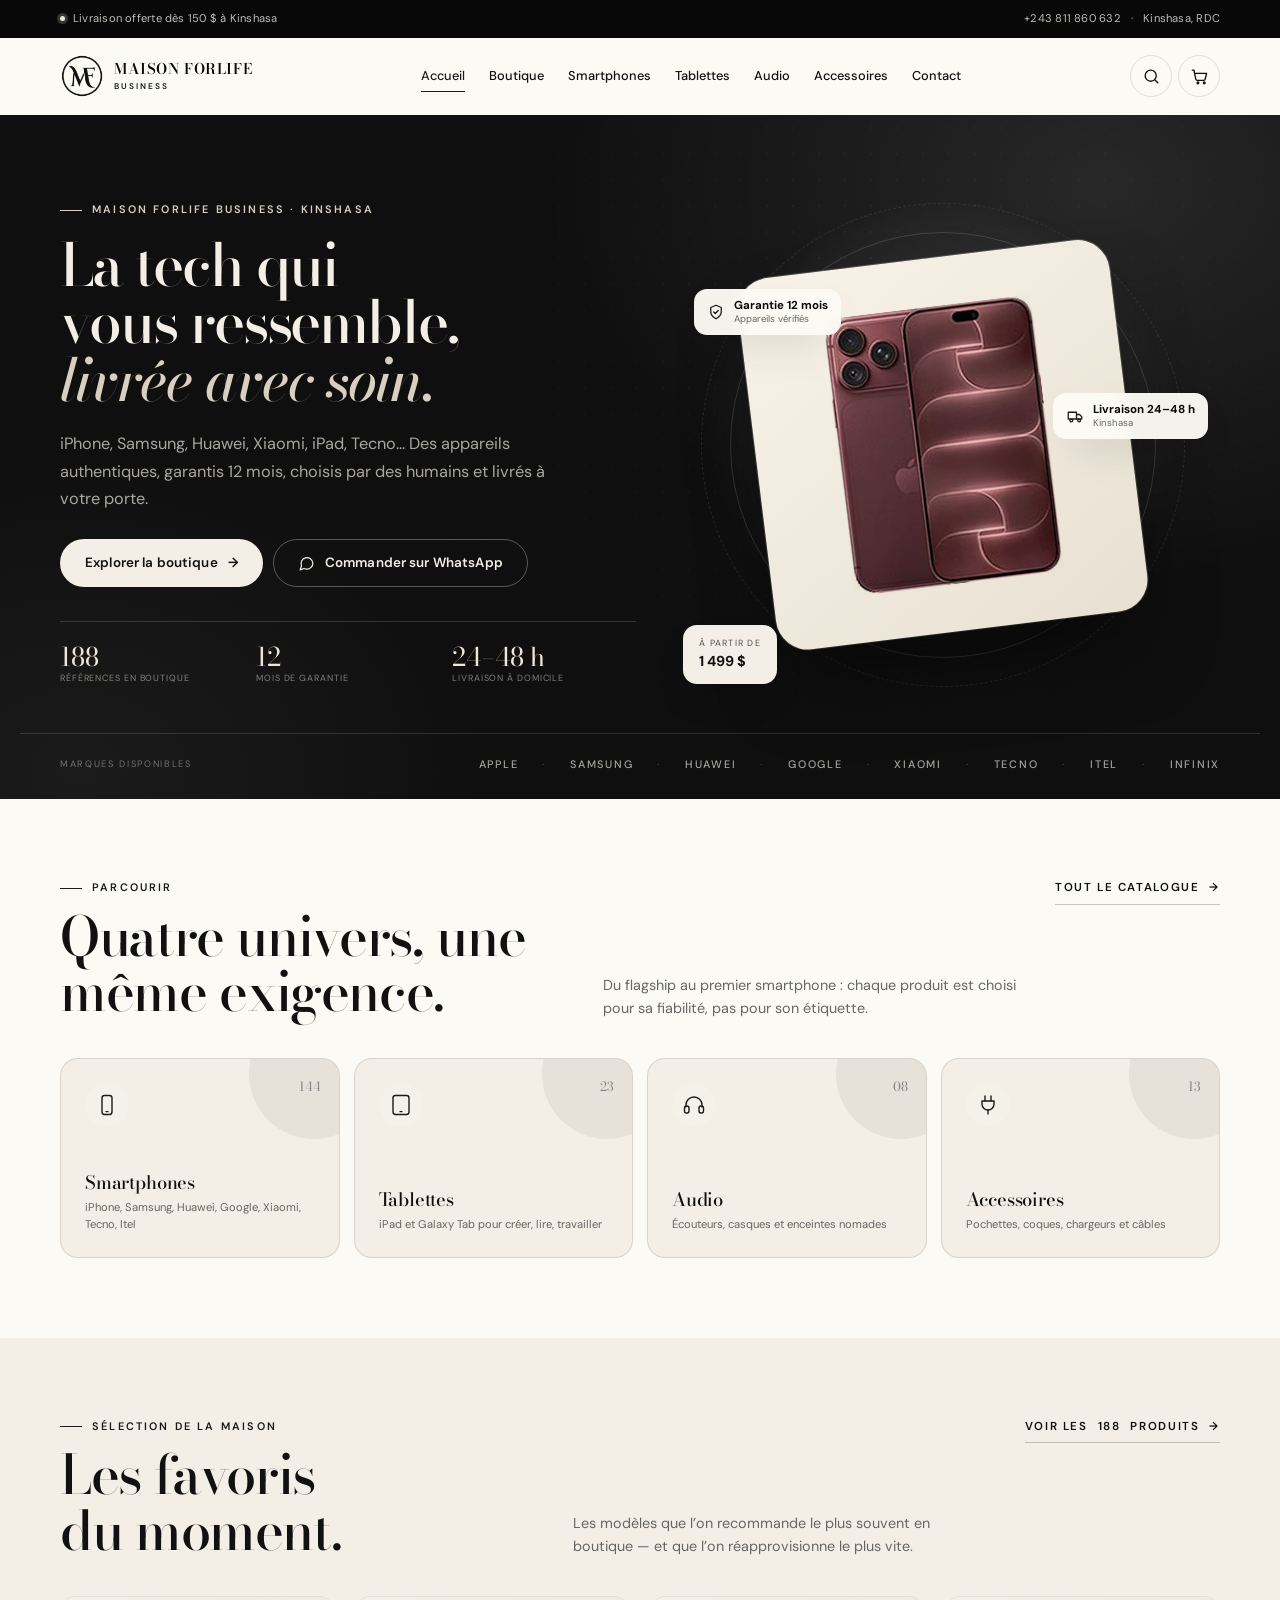
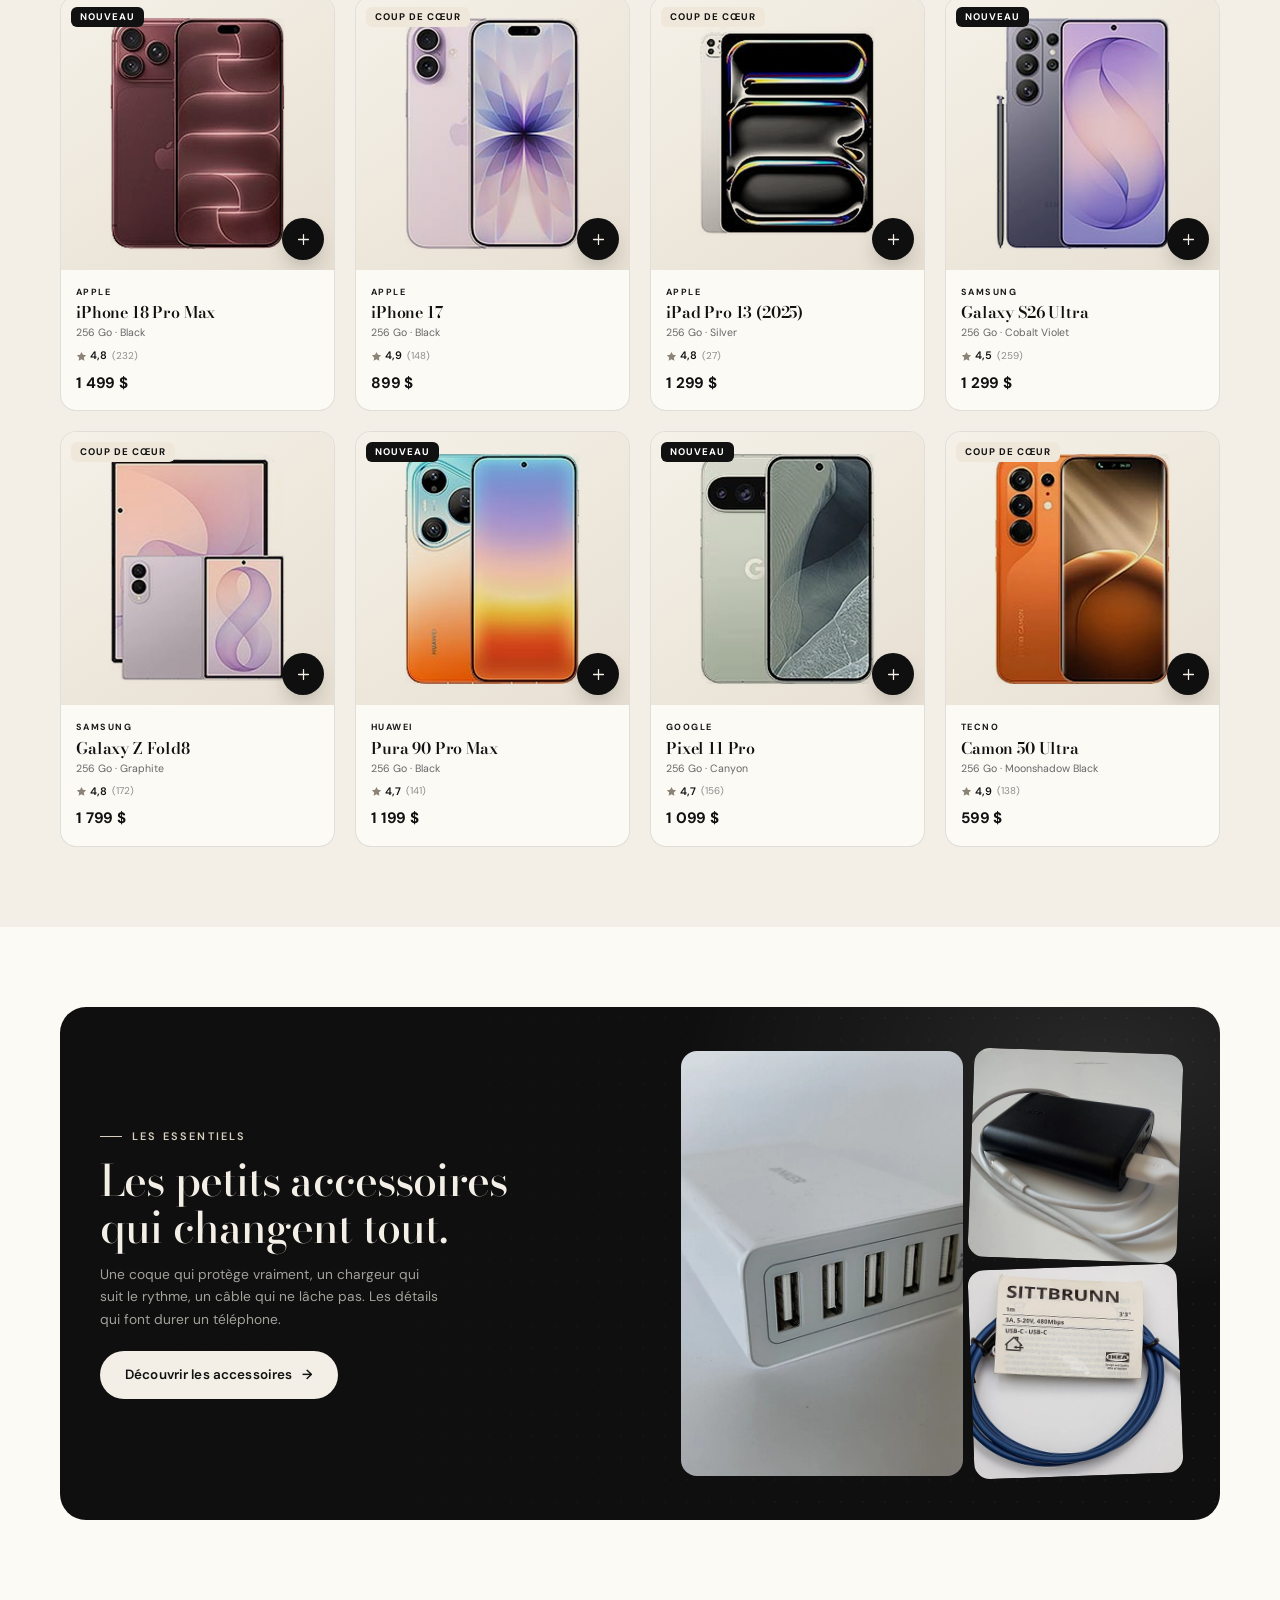
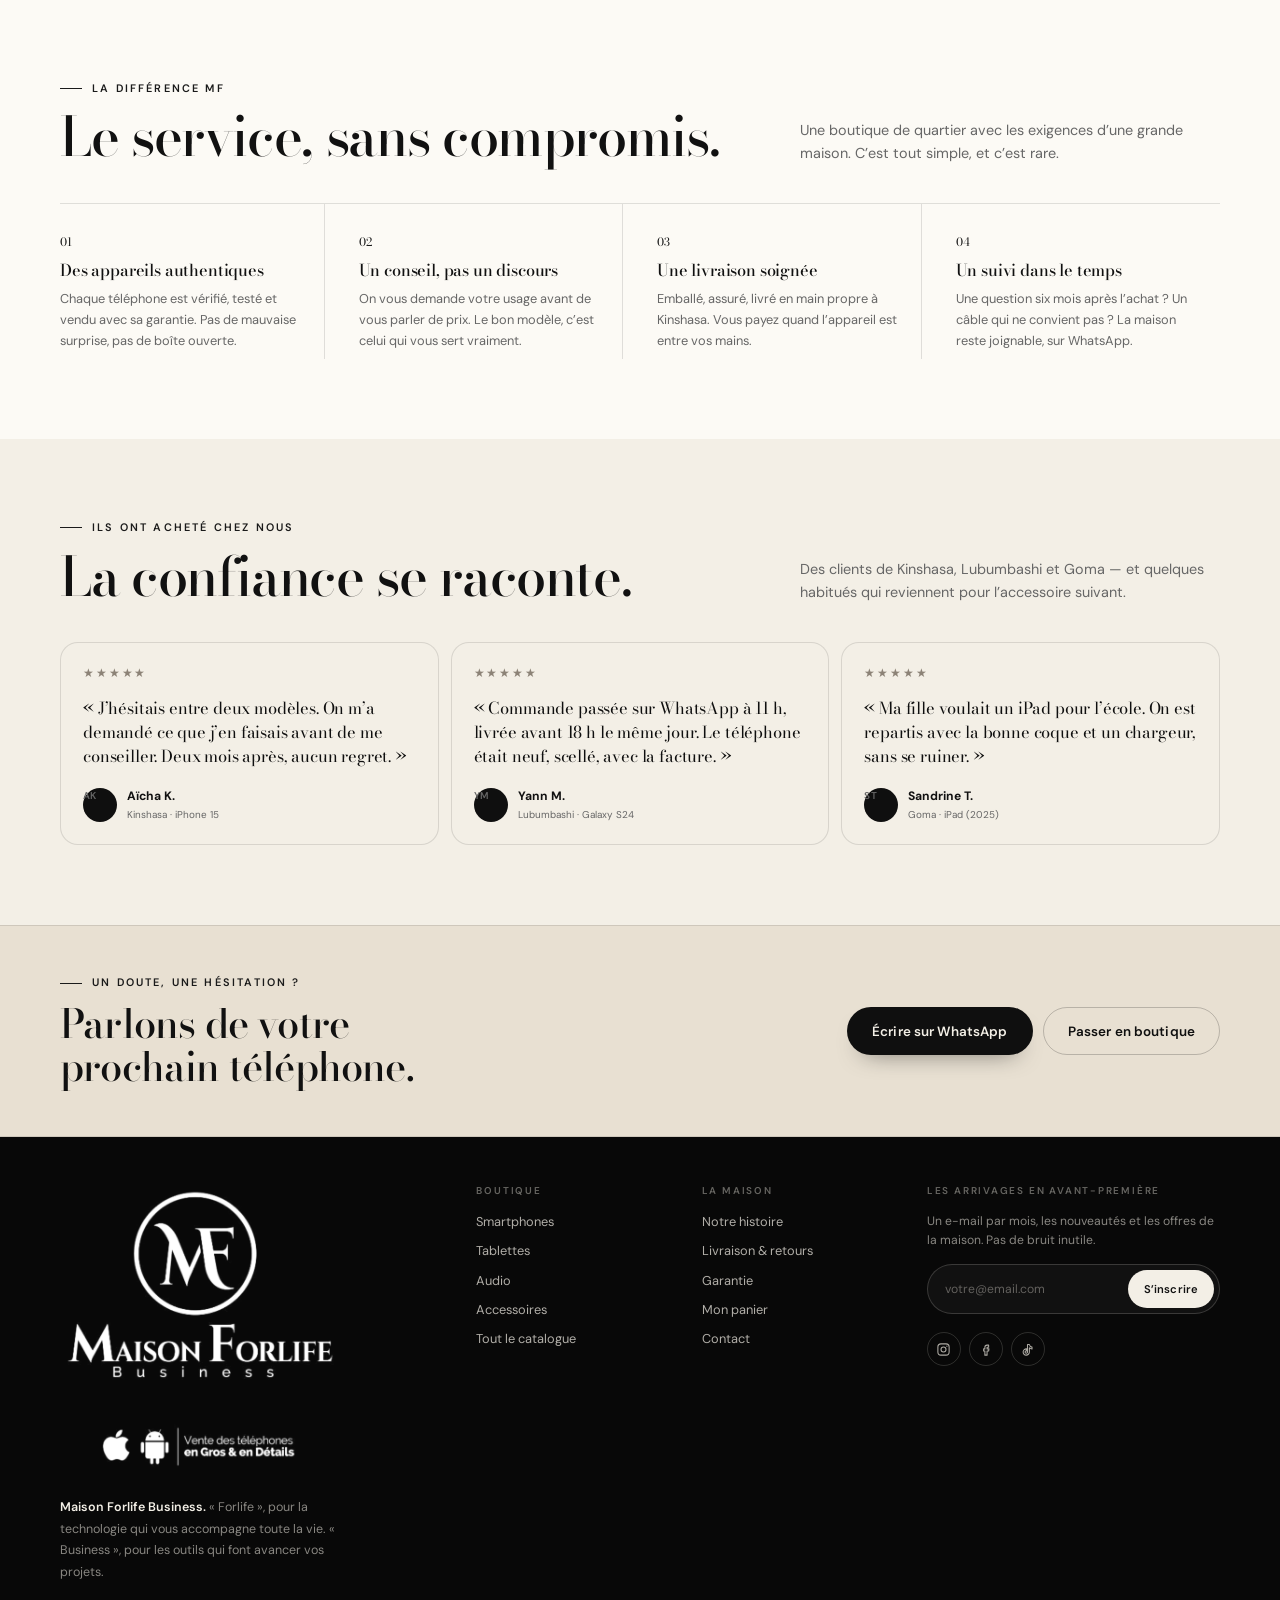
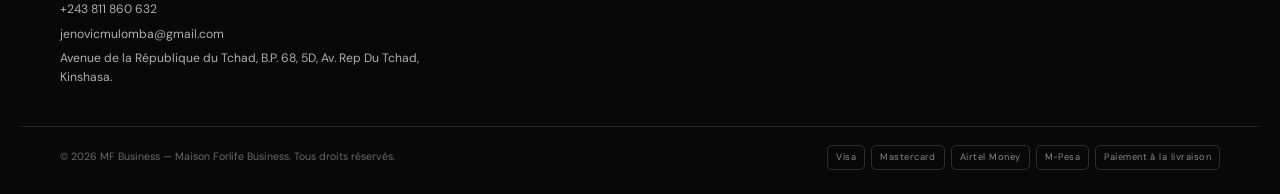
<file: index.html>
<!DOCTYPE html>
<html lang="fr">
<head>
  <meta charset="utf-8">
  <meta name="viewport" content="width=device-width, initial-scale=1">
  <title>MF Business — Téléphones &amp; accessoires à Kinshasa | Maison Forlife Business</title>
  <meta name="description" content="iPhone, Samsung, Huawei, Xiaomi, iPad, Tecno : des appareils authentiques, garantis 12 mois et livrés à Kinshasa. Paiement à la livraison.">
  <meta name="theme-color" content="#0E2A22">
  <meta property="og:title" content="MF Business — La tech, avec soin.">
  <meta property="og:description" content="Téléphones et accessoires choisis avec soin. Livraison 24–48 h à Kinshasa, garantie 12 mois.">
  <meta property="og:type" content="website">
  <link rel="icon" href="favicon.png" type="image/png">
  <link rel="apple-touch-icon" href="assets/img/favicon.png">
  <link rel="preconnect" href="https://fonts.googleapis.com">
  <link rel="preconnect" href="https://fonts.gstatic.com" crossorigin>
  <link href="https://fonts.googleapis.com/css2?family=DM+Sans:wght@400;500;600;700&family=Bodoni+Moda:ital,wght@0,400;0,500;0,600;0,700;1,400;1,500&display=swap" rel="stylesheet">
  <link rel="stylesheet" href="css/style.css?v=20261116c">
</head>
<body>
  <a class="skip-link" href="#main">Aller au contenu</a>

  <div class="topbar">
    <div class="container topbar__inner">
      <p class="topbar__note"><span class="topbar__dot" aria-hidden="true"></span>Livraison offerte dès 150 $ à Kinshasa</p>
      <div class="topbar__links">
        <a href="tel:+243811860632">+243 811 860 632</a>
        <span aria-hidden="true">·</span>
        <a href="contact.html">Kinshasa, RDC</a>
      </div>
    </div>
  </div>

  <header class="site-header" data-header>
    <div class="container site-header__inner">
      <a class="brand" href="index.html" aria-label="Maison Forlife Business — accueil">
        <img class="brand__mark" src="assets/img/logo-monogram.png" alt="" width="44" height="44">
        <span class="brand__text">
          <span class="brand__name">Maison Forlife</span>
          <span class="brand__sub">Business</span>
        </span>
      </a>

      <nav class="nav" id="site-nav" aria-label="Navigation principale">
        <ul class="nav__list">
          <li><a href="index.html" aria-current="page">Accueil</a></li>
          <li><a href="catalogue.html">Boutique</a></li>
          <li><a href="catalogue.html?categorie=smartphones">Smartphones</a></li>
          <li><a href="catalogue.html?categorie=tablettes">Tablettes</a></li>
          <li><a href="catalogue.html?categorie=audio">Audio</a></li>
          <li><a href="catalogue.html?categorie=accessoires">Accessoires</a></li>
          <li><a href="contact.html">Contact</a></li>
        </ul>
        <div class="nav__aside">
          <p class="nav__aside-title">Besoin d’un conseil ?</p>
          <a class="nav__phone" href="tel:+243811860632">+243 811 860 632</a>
          <a class="btn btn--gold" href="https://wa.me/243811860632?text=Bonjour%20MF%20Business%20%F0%9F%91%8B" target="_blank" rel="noopener">Écrire sur WhatsApp</a>
        </div>
      </nav>

      <div class="header-actions">
        <button class="icon-btn" type="button" data-search-toggle aria-expanded="false" aria-controls="search-panel" aria-label="Rechercher un produit">
          <svg viewBox="0 0 24 24" fill="none" stroke="currentColor" stroke-width="1.7" stroke-linecap="round" aria-hidden="true"><circle cx="11" cy="11" r="7"/><path d="m20 20-3.6-3.6"/></svg>
        </button>
        <a class="icon-btn cart-btn" href="panier.html" aria-label="Voir le panier">
          <svg viewBox="0 0 24 24" fill="none" stroke="currentColor" stroke-width="1.7" stroke-linecap="round" stroke-linejoin="round" aria-hidden="true"><path d="M3 4h2l2.3 11.2a2 2 0 0 0 2 1.6h7.9a2 2 0 0 0 2-1.6L21 8H6"/><circle cx="10" cy="20" r="1.1"/><circle cx="18" cy="20" r="1.1"/></svg>
          <span class="cart-btn__count" data-cart-count hidden>0</span>
        </a>
        <button class="burger" type="button" data-menu-toggle aria-expanded="false" aria-controls="site-nav" aria-label="Ouvrir le menu">
          <span></span><span></span><span></span>
        </button>
      </div>
    </div>

    <div class="search-panel" id="search-panel" hidden>
      <form class="container search-panel__form" action="catalogue.html" method="get" role="search">
        <svg viewBox="0 0 24 24" fill="none" stroke="currentColor" stroke-width="1.7" stroke-linecap="round" aria-hidden="true"><circle cx="11" cy="11" r="7"/><path d="m20 20-3.6-3.6"/></svg>
        <label class="sr-only" for="site-search">Rechercher un produit</label>
        <input id="site-search" name="q" type="search" placeholder="iPhone, Samsung, écouteurs…" autocomplete="off">
        <button class="btn btn--dark btn--sm" type="submit">Rechercher</button>
      </form>
    </div>
  </header>

  <div class="nav-overlay" data-nav-overlay hidden></div>

  <main id="main">
    <section class="hero">
      <div class="container hero__grid">
        <div class="hero__copy">
          <p class="eyebrow eyebrow--light">Maison Forlife Business · Kinshasa</p>
          <h1>La tech qui vous ressemble, <em>livrée avec soin.</em></h1>
          <p class="hero__lead">iPhone, Samsung, Huawei, Xiaomi, iPad, Tecno… Des appareils authentiques, garantis 12 mois, choisis par des humains et livrés à votre porte.</p>
          <div class="hero__actions">
            <a class="btn btn--gold" href="catalogue.html">Explorer la boutique <span aria-hidden="true">→</span></a>
            <a class="btn btn--ghost-light" href="https://wa.me/243811860632?text=Bonjour%20MF%20Business%2C%20j%27aimerais%20un%20conseil." target="_blank" rel="noopener">
              <svg viewBox="0 0 24 24" fill="none" stroke="currentColor" stroke-width="1.7" stroke-linecap="round" stroke-linejoin="round" aria-hidden="true"><path d="M21 11.5a8.4 8.4 0 0 1-8.5 8.4 9 9 0 0 1-3.9-.9L3 21l1.9-5.5a8.4 8.4 0 1 1 16.1-4z"/></svg>
              Commander sur WhatsApp
            </a>
          </div>
          <dl class="hero__stats">
            <div><dt data-total-products>188</dt><dd>références en boutique</dd></div>
            <div><dt>12</dt><dd>mois de garantie</dd></div>
            <div><dt>24–48 h</dt><dd>livraison à domicile</dd></div>
          </dl>
        </div>

        <div class="hero__stage">
          <span class="hero__glow" aria-hidden="true"></span>
          <span class="hero__ring" aria-hidden="true"></span>
          <div class="hero__device-card"><img src="assets/img/products/photos/iphone-18-pro-max.webp" width="900" height="900" alt="iPhone 18 Pro Max"></div>
          <div class="hero__chip hero__chip--care">
            <svg viewBox="0 0 24 24" fill="none" stroke="currentColor" stroke-width="1.7" stroke-linecap="round" stroke-linejoin="round" aria-hidden="true"><path d="M12 3l7 3v5.6c0 4.1-2.9 7.2-7 9.4-4.1-2.2-7-5.3-7-9.4V6z"/><path d="m9 12 2 2 4-4"/></svg>
            <div><strong>Garantie 12 mois</strong><span>Appareils vérifiés</span></div>
          </div>
          <div class="hero__chip hero__chip--delivery">
            <svg viewBox="0 0 24 24" fill="none" stroke="currentColor" stroke-width="1.7" stroke-linecap="round" stroke-linejoin="round" aria-hidden="true"><path d="M3 7h11v9H3z"/><path d="M14 10h4l3 3v3h-7"/><circle cx="7" cy="18" r="1.8"/><circle cx="17.5" cy="18" r="1.8"/></svg>
            <div><strong>Livraison 24–48 h</strong><span>Kinshasa</span></div>
          </div>
          <div class="hero__price">
            <span>À partir de</span>
            <strong>1 499 $</strong>
          </div>
        </div>
      </div>

      <div class="container hero__foot">
        <p>Marques disponibles</p>
        <ul class="brand-strip">
          <li>Apple</li><li>Samsung</li><li>Huawei</li><li>Google</li><li>Xiaomi</li><li>Tecno</li><li>Itel</li><li>Infinix</li>
        </ul>
      </div>
    </section>

    <section class="section" id="univers">
      <div class="container">
        <div class="section-head">
          <div>
            <p class="eyebrow">Parcourir</p>
            <h2 class="display">Quatre univers, une même exigence.</h2>
          </div>
          <p class="section-head__note">Du flagship au premier smartphone : chaque produit est choisi pour sa fiabilité, pas pour son étiquette.</p>
          <a class="link-arrow" href="catalogue.html">Tout le catalogue <span aria-hidden="true">→</span></a>
        </div>

        <div class="category-grid">
          <a class="category-card" href="catalogue.html?categorie=smartphones" data-reveal>
            <span class="category-card__icon">
              <svg viewBox="0 0 24 24" fill="none" stroke="currentColor" stroke-width="1.4" stroke-linecap="round" aria-hidden="true"><rect x="7" y="2.5" width="10" height="19" rx="2.4"/><path d="M11 18.6h2"/></svg>
            </span>
            <span class="category-card__count" data-count="smartphones" data-pad>08</span>
            <h3>Smartphones</h3>
            <p>iPhone, Samsung, Huawei, Google, Xiaomi, Tecno, Itel</p>
            <span class="category-card__arrow" aria-hidden="true">→</span>
          </a>
          <a class="category-card" href="catalogue.html?categorie=tablettes" data-reveal style="--reveal-delay:70ms">
            <span class="category-card__icon">
              <svg viewBox="0 0 24 24" fill="none" stroke="currentColor" stroke-width="1.4" stroke-linecap="round" aria-hidden="true"><rect x="4" y="2.5" width="16" height="19" rx="2.4"/><path d="M11 18.6h2"/></svg>
            </span>
            <span class="category-card__count" data-count="tablettes" data-pad>04</span>
            <h3>Tablettes</h3>
            <p>iPad et Galaxy Tab pour créer, lire, travailler</p>
            <span class="category-card__arrow" aria-hidden="true">→</span>
          </a>
          <a class="category-card" href="catalogue.html?categorie=audio" data-reveal style="--reveal-delay:140ms">
            <span class="category-card__icon">
              <svg viewBox="0 0 24 24" fill="none" stroke="currentColor" stroke-width="1.4" stroke-linecap="round" aria-hidden="true"><path d="M4 14v-2a8 8 0 0 1 16 0v2"/><rect x="2.5" y="13" width="4.5" height="7" rx="2"/><rect x="17" y="13" width="4.5" height="7" rx="2"/></svg>
            </span>
            <span class="category-card__count" data-count="audio" data-pad>04</span>
            <h3>Audio</h3>
            <p>Écouteurs, casques et enceintes nomades</p>
            <span class="category-card__arrow" aria-hidden="true">→</span>
          </a>
          <a class="category-card" href="catalogue.html?categorie=accessoires" data-reveal style="--reveal-delay:210ms">
            <span class="category-card__icon">
              <svg viewBox="0 0 24 24" fill="none" stroke="currentColor" stroke-width="1.4" stroke-linecap="round" stroke-linejoin="round" aria-hidden="true"><path d="M9 3v5M15 3v5"/><path d="M6 8h12v3a6 6 0 0 1-12 0z"/><path d="M12 17v4"/></svg>
            </span>
            <span class="category-card__count" data-count="accessoires" data-pad>06</span>
            <h3>Accessoires</h3>
            <p>Pochettes, coques, chargeurs et câbles</p>
            <span class="category-card__arrow" aria-hidden="true">→</span>
          </a>
        </div>
      </div>
    </section>

    <section class="section section--cream" id="favoris">
      <div class="container">
        <div class="section-head">
          <div>
            <p class="eyebrow">Sélection de la maison</p>
            <h2 class="display">Les favoris du moment.</h2>
          </div>
          <p class="section-head__note">Les modèles que l’on recommande le plus souvent en boutique — et que l’on réapprovisionne le plus vite.</p>
          <a class="link-arrow" href="catalogue.html">Voir les <b data-total-products>188</b> produits <span aria-hidden="true">→</span></a>
        </div>
        <div class="product-grid" data-featured>
          <noscript><p class="lead">Activez JavaScript pour afficher la sélection de produits.</p></noscript>
        </div>
      </div>
    </section>

    <section class="section">
      <div class="container">
        <div class="promo" data-reveal>
          <div class="promo__copy">
            <p class="eyebrow eyebrow--light">Les essentiels</p>
            <h2>Les petits accessoires qui changent tout.</h2>
            <p>Une coque qui protège vraiment, un chargeur qui suit le rythme, un câble qui ne lâche pas. Les détails qui font durer un téléphone.</p>
            <a class="btn btn--gold" href="catalogue.html?categorie=accessoires">Découvrir les accessoires <span aria-hidden="true">→</span></a>
          </div>
          <div class="promo__visual" aria-hidden="true">
            <img src="assets/img/products/photos/chargeur-anker-40w.webp" alt="" width="800" height="800" loading="lazy">
            <img src="assets/img/products/photos/powerbank-anker-10000.webp" alt="" width="800" height="800" loading="lazy">
            <img src="assets/img/products/photos/cable-usbc-100w.webp" alt="" width="800" height="800" loading="lazy">
          </div>
        </div>
      </div>
    </section>

    <section class="section">
      <div class="container">
        <div class="section-head">
          <div>
            <p class="eyebrow">La différence MF</p>
            <h2 class="display">Le service, sans compromis.</h2>
          </div>
          <p class="section-head__note">Une boutique de quartier avec les exigences d’une grande maison. C’est tout simple, et c’est rare.</p>
        </div>
        <div class="value-grid">
          <div class="value" data-reveal>
            <span class="value__num">01</span>
            <h3>Des appareils authentiques</h3>
            <p>Chaque téléphone est vérifié, testé et vendu avec sa garantie. Pas de mauvaise surprise, pas de boîte ouverte.</p>
          </div>
          <div class="value" data-reveal style="--reveal-delay:70ms">
            <span class="value__num">02</span>
            <h3>Un conseil, pas un discours</h3>
            <p>On vous demande votre usage avant de vous parler de prix. Le bon modèle, c’est celui qui vous sert vraiment.</p>
          </div>
          <div class="value" data-reveal style="--reveal-delay:140ms">
            <span class="value__num">03</span>
            <h3>Une livraison soignée</h3>
            <p>Emballé, assuré, livré en main propre à Kinshasa. Vous payez quand l’appareil est entre vos mains.</p>
          </div>
          <div class="value" data-reveal style="--reveal-delay:210ms">
            <span class="value__num">04</span>
            <h3>Un suivi dans le temps</h3>
            <p>Une question six mois après l’achat ? Un câble qui ne convient pas ? La maison reste joignable, sur WhatsApp.</p>
          </div>
        </div>
      </div>
    </section>

    <section class="section section--cream" id="avis">
      <div class="container">
        <div class="section-head">
          <div>
            <p class="eyebrow">Ils ont acheté chez nous</p>
            <h2 class="display">La confiance se raconte.</h2>
          </div>
          <p class="section-head__note">Des clients de Kinshasa, Lubumbashi et Goma — et quelques habitués qui reviennent pour l’accessoire suivant.</p>
        </div>
        <div class="quote-grid">
          <figure class="quote" data-reveal>
            <div class="quote__stars" aria-label="5 étoiles sur 5">★★★★★</div>
            <blockquote>« J’hésitais entre deux modèles. On m’a demandé ce que j’en faisais avant de me conseiller. Deux mois après, aucun regret. »</blockquote>
            <figcaption class="quote__author">
              <span class="quote__avatar" aria-hidden="true">AK</span>
              <div><strong>Aïcha K.</strong><span>Kinshasa · iPhone 15</span></div>
            </figcaption>
          </figure>
          <figure class="quote" data-reveal style="--reveal-delay:70ms">
            <div class="quote__stars" aria-label="5 étoiles sur 5">★★★★★</div>
            <blockquote>« Commande passée sur WhatsApp à 11 h, livrée avant 18 h le même jour. Le téléphone était neuf, scellé, avec la facture. »</blockquote>
            <figcaption class="quote__author">
              <span class="quote__avatar" aria-hidden="true">YM</span>
              <div><strong>Yann M.</strong><span>Lubumbashi · Galaxy S24</span></div>
            </figcaption>
          </figure>
          <figure class="quote" data-reveal style="--reveal-delay:140ms">
            <div class="quote__stars" aria-label="5 étoiles sur 5">★★★★★</div>
            <blockquote>« Ma fille voulait un iPad pour l’école. On est repartis avec la bonne coque et un chargeur, sans se ruiner. »</blockquote>
            <figcaption class="quote__author">
              <span class="quote__avatar" aria-hidden="true">ST</span>
              <div><strong>Sandrine T.</strong><span>Goma · iPad (2025)</span></div>
            </figcaption>
          </figure>
        </div>
      </div>
    </section>

    <section class="cta-band">
      <div class="container cta-band__inner">
        <div>
          <p class="eyebrow">Un doute, une hésitation ?</p>
          <h2>Parlons de votre prochain téléphone.</h2>
        </div>
        <div class="cta-band__actions">
          <a class="btn btn--dark" href="https://wa.me/243811860632?text=Bonjour%20MF%20Business%2C%20j%27aimerais%20un%20conseil%20pour%20mon%20prochain%20t%C3%A9l%C3%A9phone." target="_blank" rel="noopener">Écrire sur WhatsApp</a>
          <a class="btn btn--outline" href="contact.html">Passer en boutique</a>
        </div>
      </div>
    </section>
  </main>

  <footer class="site-footer">
    <div class="container footer__top">
      <div>
        <a class="brand brand--footer" href="index.html" aria-label="Maison Forlife Business — accueil">
          <img class="brand__logo" src="assets/img/logo-full-white.png" alt="Maison Forlife Business — Vente de téléphones en gros et en détail" width="280" height="289">
        </a>
        <p class="footer__meaning"><strong>Maison Forlife Business.</strong> « Forlife », pour la technologie qui vous accompagne toute la vie. « Business », pour les outils qui font avancer vos projets.</p>
        <div class="footer__contact">
          <a href="tel:+243811860632">+243 811 860 632</a>
          <a href="mailto:jenovicmulomba@gmail.com">jenovicmulomba@gmail.com</a>
          <span>Avenue de la République du Tchad, B.P. 68, 5D, Av. Rep Du Tchad, Kinshasa.</span>
        </div>
      </div>
      <div class="footer__col">
        <h3>Boutique</h3>
        <ul>
          <li><a href="catalogue.html?categorie=smartphones">Smartphones</a></li>
          <li><a href="catalogue.html?categorie=tablettes">Tablettes</a></li>
          <li><a href="catalogue.html?categorie=audio">Audio</a></li>
          <li><a href="catalogue.html?categorie=accessoires">Accessoires</a></li>
          <li><a href="catalogue.html">Tout le catalogue</a></li>
        </ul>
      </div>
      <div class="footer__col">
        <h3>La maison</h3>
        <ul>
          <li><a href="a-propos.html">Notre histoire</a></li>
          <li><a href="contact.html#faq">Livraison &amp; retours</a></li>
          <li><a href="contact.html#faq">Garantie</a></li>
          <li><a href="panier.html">Mon panier</a></li>
          <li><a href="contact.html">Contact</a></li>
        </ul>
      </div>
      <div class="footer__news">
        <h3>Les arrivages en avant-première</h3>
        <p>Un e-mail par mois, les nouveautés et les offres de la maison. Pas de bruit inutile.</p>
        <form class="newsletter" data-newsletter>
          <label class="sr-only" for="nl-email">Votre adresse e-mail</label>
          <input id="nl-email" type="email" name="email" placeholder="votre@email.com" autocomplete="email" required>
          <button class="btn btn--gold btn--sm" type="submit">S’inscrire</button>
        </form>
        <div class="socials">
          <a href="https://www.instagram.com/" target="_blank" rel="noopener" aria-label="MF Business sur Instagram">
            <svg viewBox="0 0 24 24" fill="none" stroke="currentColor" stroke-width="1.7" aria-hidden="true"><rect x="3" y="3" width="18" height="18" rx="5"/><circle cx="12" cy="12" r="4"/><circle cx="17.4" cy="6.6" r="1" fill="currentColor" stroke="none"/></svg>
          </a>
          <a href="https://www.facebook.com/" target="_blank" rel="noopener" aria-label="MF Business sur Facebook">
            <svg viewBox="0 0 24 24" fill="none" stroke="currentColor" stroke-width="1.7" stroke-linejoin="round" aria-hidden="true"><path d="M14.5 8.5H17V5h-2.5A3.5 3.5 0 0 0 11 8.5V11H9v3.5h2V21h3.5v-6.5H17l.5-3.5h-3V8.5z"/></svg>
          </a>
          <a href="https://www.tiktok.com/" target="_blank" rel="noopener" aria-label="MF Business sur TikTok">
            <svg viewBox="0 0 24 24" fill="none" stroke="currentColor" stroke-width="1.7" stroke-linejoin="round" aria-hidden="true"><path d="M15 4c.4 2.4 1.9 3.9 4.2 4.2v3a6.7 6.7 0 0 1-4.2-1.7V16a5 5 0 1 1-4.4-5v3.2A1.9 1.9 0 1 0 12 16V4z"/></svg>
          </a>
        </div>
      </div>
    </div>
    <div class="container footer__bottom">
      <p>© <span data-year>2026</span> MF Business — Maison Forlife Business. Tous droits réservés.</p>
      <div class="payments" aria-label="Moyens de paiement acceptés">
        <span>Visa</span><span>Mastercard</span><span>Airtel Money</span><span>M-Pesa</span><span>Paiement à la livraison</span>
      </div>
    </div>
  </footer>

  <div class="toast-stack" data-toasts aria-live="polite"></div>

  <script src="js/data.js?v=20261116c" defer></script>
  <script src="js/catalog.js?v=20261116c" defer></script>
  <script src="js/app.js?v=20261116c" defer></script>
  <script src="js/home.js?v=20261116c" defer></script>
</body>
</html>
</file>
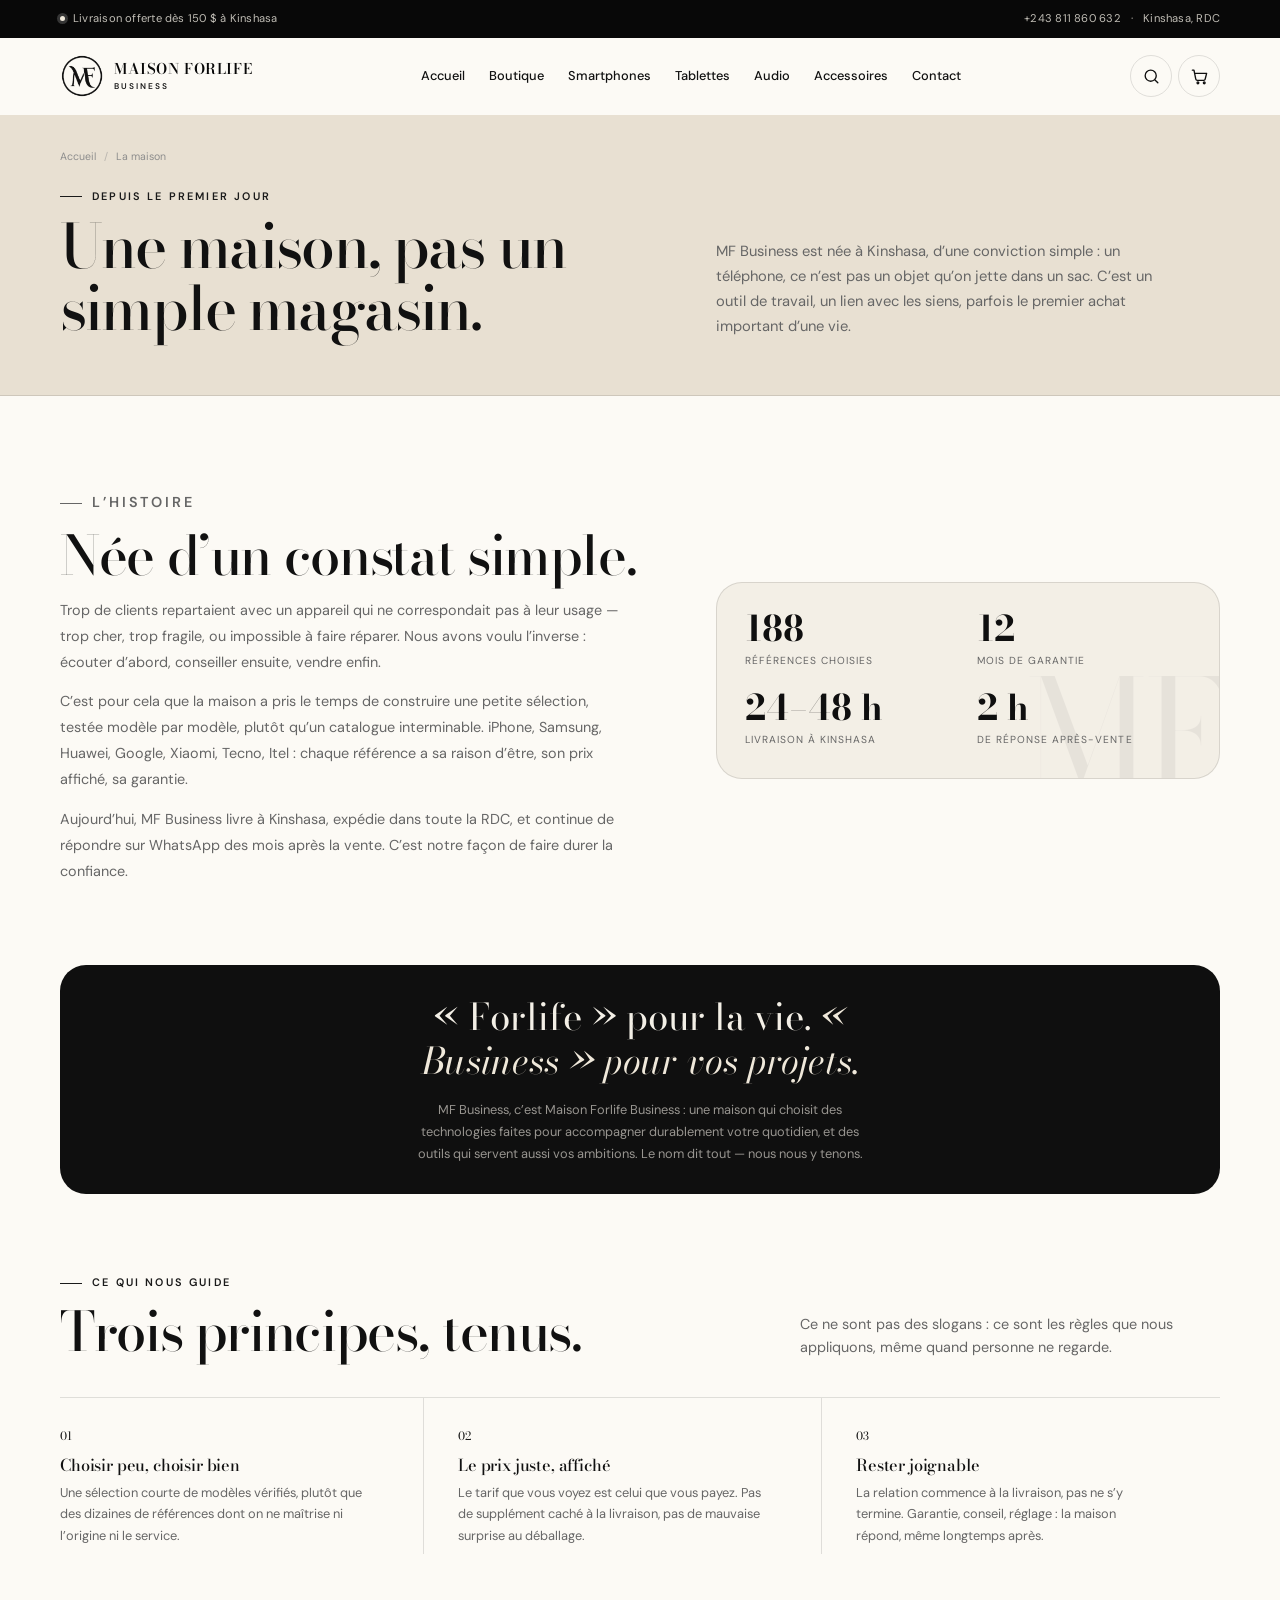
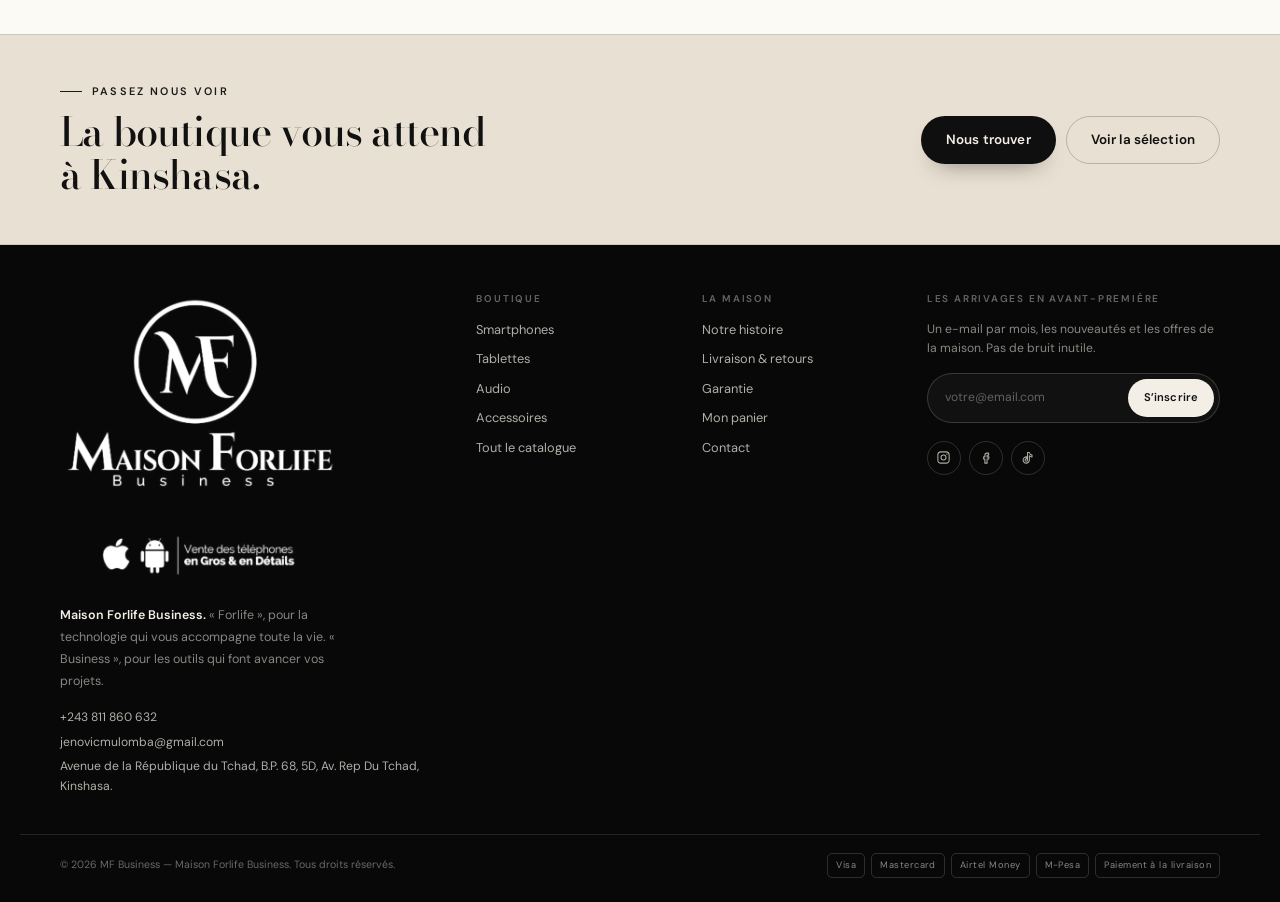
<file: a-propos.html>
<!DOCTYPE html>
<html lang="fr">
<head>
  <meta charset="utf-8">
  <meta name="viewport" content="width=device-width, initial-scale=1">
  <title>Notre histoire — MF Business | Maison Forlife Business</title>
  <meta name="description" content="MF Business, Maison Forlife Business : une maison de technologie à Kinshasa, née de l’envie de vendre les bons appareils, au juste prix, avec un vrai suivi.">
  <meta name="theme-color" content="#0E2A22">
  <link rel="icon" href="favicon.png" type="image/png">
  <link rel="apple-touch-icon" href="assets/img/favicon.png">
  <link rel="preconnect" href="https://fonts.googleapis.com">
  <link rel="preconnect" href="https://fonts.gstatic.com" crossorigin>
  <link href="https://fonts.googleapis.com/css2?family=DM+Sans:wght@400;500;600;700&family=Bodoni+Moda:ital,wght@0,400;0,500;0,600;0,700;1,400;1,500&display=swap" rel="stylesheet">
  <link rel="stylesheet" href="css/style.css?v=20261116c">
</head>
<body>
  <a class="skip-link" href="#main">Aller au contenu</a>

  <div class="topbar">
    <div class="container topbar__inner">
      <p class="topbar__note"><span class="topbar__dot" aria-hidden="true"></span>Livraison offerte dès 150 $ à Kinshasa</p>
      <div class="topbar__links">
        <a href="tel:+243811860632">+243 811 860 632</a>
        <span aria-hidden="true">·</span>
        <a href="contact.html">Kinshasa, RDC</a>
      </div>
    </div>
  </div>

  <header class="site-header" data-header>
    <div class="container site-header__inner">
      <a class="brand" href="index.html" aria-label="Maison Forlife Business — accueil">
        <img class="brand__mark" src="assets/img/logo-monogram.png" alt="" width="44" height="44">
        <span class="brand__text">
          <span class="brand__name">Maison Forlife</span>
          <span class="brand__sub">Business</span>
        </span>
      </a>

      <nav class="nav" id="site-nav" aria-label="Navigation principale">
        <ul class="nav__list">
          <li><a href="index.html">Accueil</a></li>
          <li><a href="catalogue.html">Boutique</a></li>
          <li><a href="catalogue.html?categorie=smartphones">Smartphones</a></li>
          <li><a href="catalogue.html?categorie=tablettes">Tablettes</a></li>
          <li><a href="catalogue.html?categorie=audio">Audio</a></li>
          <li><a href="catalogue.html?categorie=accessoires">Accessoires</a></li>
          <li><a href="contact.html">Contact</a></li>
        </ul>
        <div class="nav__aside">
          <p class="nav__aside-title">Besoin d’un conseil ?</p>
          <a class="nav__phone" href="tel:+243811860632">+243 811 860 632</a>
          <a class="btn btn--gold" href="https://wa.me/243811860632?text=Bonjour%20MF%20Business%20%F0%9F%91%8B" target="_blank" rel="noopener">Écrire sur WhatsApp</a>
        </div>
      </nav>

      <div class="header-actions">
        <button class="icon-btn" type="button" data-search-toggle aria-expanded="false" aria-controls="search-panel" aria-label="Rechercher un produit">
          <svg viewBox="0 0 24 24" fill="none" stroke="currentColor" stroke-width="1.7" stroke-linecap="round" aria-hidden="true"><circle cx="11" cy="11" r="7"/><path d="m20 20-3.6-3.6"/></svg>
        </button>
        <a class="icon-btn cart-btn" href="panier.html" aria-label="Voir le panier">
          <svg viewBox="0 0 24 24" fill="none" stroke="currentColor" stroke-width="1.7" stroke-linecap="round" stroke-linejoin="round" aria-hidden="true"><path d="M3 4h2l2.3 11.2a2 2 0 0 0 2 1.6h7.9a2 2 0 0 0 2-1.6L21 8H6"/><circle cx="10" cy="20" r="1.1"/><circle cx="18" cy="20" r="1.1"/></svg>
          <span class="cart-btn__count" data-cart-count hidden>0</span>
        </a>
        <button class="burger" type="button" data-menu-toggle aria-expanded="false" aria-controls="site-nav" aria-label="Ouvrir le menu">
          <span></span><span></span><span></span>
        </button>
      </div>
    </div>

    <div class="search-panel" id="search-panel" hidden>
      <form class="container search-panel__form" action="catalogue.html" method="get" role="search">
        <svg viewBox="0 0 24 24" fill="none" stroke="currentColor" stroke-width="1.7" stroke-linecap="round" aria-hidden="true"><circle cx="11" cy="11" r="7"/><path d="m20 20-3.6-3.6"/></svg>
        <label class="sr-only" for="site-search">Rechercher un produit</label>
        <input id="site-search" name="q" type="search" placeholder="iPhone, Samsung, écouteurs…" autocomplete="off">
        <button class="btn btn--dark btn--sm" type="submit">Rechercher</button>
      </form>
    </div>
  </header>

  <div class="nav-overlay" data-nav-overlay hidden></div>

  <main id="main">
    <section class="page-hero">
      <div class="container">
        <nav class="breadcrumb" aria-label="Fil d’Ariane">
          <a href="index.html">Accueil</a><span aria-hidden="true">/</span><span aria-current="page">La maison</span>
        </nav>
        <div class="page-hero__grid">
          <div>
            <p class="eyebrow">Depuis le premier jour</p>
            <h1>Une maison, pas un simple magasin.</h1>
          </div>
          <p class="page-hero__lead">MF Business est née à Kinshasa, d’une conviction simple : un téléphone, ce n’est pas un objet qu’on jette dans un sac. C’est un outil de travail, un lien avec les siens, parfois le premier achat important d’une vie.</p>
        </div>
      </div>
    </section>

    <section class="section">
      <div class="container story">
        <div class="story__copy" data-reveal>
          <p class="eyebrow">L’histoire</p>
          <h2 class="display" style="margin-top:12px">Née d’un constat simple.</h2>
          <p>Trop de clients repartaient avec un appareil qui ne correspondait pas à leur usage — trop cher, trop fragile, ou impossible à faire réparer. Nous avons voulu l’inverse : écouter d’abord, conseiller ensuite, vendre enfin.</p>
          <p>C’est pour cela que la maison a pris le temps de construire une petite sélection, testée modèle par modèle, plutôt qu’un catalogue interminable. iPhone, Samsung, Huawei, Google, Xiaomi, Tecno, Itel : chaque référence a sa raison d’être, son prix affiché, sa garantie.</p>
          <p>Aujourd’hui, MF Business livre à Kinshasa, expédie dans toute la RDC, et continue de répondre sur WhatsApp des mois après la vente. C’est notre façon de faire durer la confiance.</p>
        </div>
        <div class="story__panel" data-reveal style="--reveal-delay:100ms">
          <div class="story__stats">
            <div class="story__stat"><strong data-total-products>188</strong><span>références choisies</span></div>
            <div class="story__stat"><strong>12</strong><span>mois de garantie</span></div>
            <div class="story__stat"><strong>24–48 h</strong><span>livraison à Kinshasa</span></div>
            <div class="story__stat"><strong>2 h</strong><span>de réponse après-vente</span></div>
          </div>
        </div>
      </div>
    </section>

    <section class="section" style="padding-top:0">
      <div class="container">
        <div class="meaning" data-reveal>
          <blockquote>« Forlife » pour la vie. <em>« Business » pour vos projets.</em></blockquote>
          <p>MF Business, c’est Maison Forlife Business : une maison qui choisit des technologies faites pour accompagner durablement votre quotidien, et des outils qui servent aussi vos ambitions. Le nom dit tout — nous nous y tenons.</p>
        </div>
      </div>
    </section>

    <section class="section" style="padding-top:0">
      <div class="container">
        <div class="section-head">
          <div>
            <p class="eyebrow">Ce qui nous guide</p>
            <h2 class="display">Trois principes, tenus.</h2>
          </div>
          <p class="section-head__note">Ce ne sont pas des slogans : ce sont les règles que nous appliquons, même quand personne ne regarde.</p>
        </div>
        <div class="value-grid value-grid--three">
          <div class="value" data-reveal>
            <span class="value__num">01</span>
            <h3>Choisir peu, choisir bien</h3>
            <p>Une sélection courte de modèles vérifiés, plutôt que des dizaines de références dont on ne maîtrise ni l’origine ni le service.</p>
          </div>
          <div class="value" data-reveal style="--reveal-delay:70ms">
            <span class="value__num">02</span>
            <h3>Le prix juste, affiché</h3>
            <p>Le tarif que vous voyez est celui que vous payez. Pas de supplément caché à la livraison, pas de mauvaise surprise au déballage.</p>
          </div>
          <div class="value" data-reveal style="--reveal-delay:140ms">
            <span class="value__num">03</span>
            <h3>Rester joignable</h3>
            <p>La relation commence à la livraison, pas ne s’y termine. Garantie, conseil, réglage : la maison répond, même longtemps après.</p>
          </div>
        </div>
      </div>
    </section>

    <section class="cta-band">
      <div class="container cta-band__inner">
        <div>
          <p class="eyebrow">Passez nous voir</p>
          <h2>La boutique vous attend à Kinshasa.</h2>
        </div>
        <div class="cta-band__actions">
          <a class="btn btn--dark" href="contact.html">Nous trouver</a>
          <a class="btn btn--outline" href="catalogue.html">Voir la sélection</a>
        </div>
      </div>
    </section>
  </main>

  <footer class="site-footer">
    <div class="container footer__top">
      <div>
        <a class="brand brand--footer" href="index.html" aria-label="Maison Forlife Business — accueil">
          <img class="brand__logo" src="assets/img/logo-full-white.png" alt="Maison Forlife Business — Vente de téléphones en gros et en détail" width="280" height="289">
        </a>
        <p class="footer__meaning"><strong>Maison Forlife Business.</strong> « Forlife », pour la technologie qui vous accompagne toute la vie. « Business », pour les outils qui font avancer vos projets.</p>
        <div class="footer__contact">
          <a href="tel:+243811860632">+243 811 860 632</a>
          <a href="mailto:jenovicmulomba@gmail.com">jenovicmulomba@gmail.com</a>
          <span>Avenue de la République du Tchad, B.P. 68, 5D, Av. Rep Du Tchad, Kinshasa.</span>
        </div>
      </div>
      <div class="footer__col">
        <h3>Boutique</h3>
        <ul>
          <li><a href="catalogue.html?categorie=smartphones">Smartphones</a></li>
          <li><a href="catalogue.html?categorie=tablettes">Tablettes</a></li>
          <li><a href="catalogue.html?categorie=audio">Audio</a></li>
          <li><a href="catalogue.html?categorie=accessoires">Accessoires</a></li>
          <li><a href="catalogue.html">Tout le catalogue</a></li>
        </ul>
      </div>
      <div class="footer__col">
        <h3>La maison</h3>
        <ul>
          <li><a href="a-propos.html">Notre histoire</a></li>
          <li><a href="contact.html#faq">Livraison &amp; retours</a></li>
          <li><a href="contact.html#faq">Garantie</a></li>
          <li><a href="panier.html">Mon panier</a></li>
          <li><a href="contact.html">Contact</a></li>
        </ul>
      </div>
      <div class="footer__news">
        <h3>Les arrivages en avant-première</h3>
        <p>Un e-mail par mois, les nouveautés et les offres de la maison. Pas de bruit inutile.</p>
        <form class="newsletter" data-newsletter>
          <label class="sr-only" for="nl-email">Votre adresse e-mail</label>
          <input id="nl-email" type="email" name="email" placeholder="votre@email.com" autocomplete="email" required>
          <button class="btn btn--gold btn--sm" type="submit">S’inscrire</button>
        </form>
        <div class="socials">
          <a href="https://www.instagram.com/" target="_blank" rel="noopener" aria-label="MF Business sur Instagram">
            <svg viewBox="0 0 24 24" fill="none" stroke="currentColor" stroke-width="1.7" aria-hidden="true"><rect x="3" y="3" width="18" height="18" rx="5"/><circle cx="12" cy="12" r="4"/><circle cx="17.4" cy="6.6" r="1" fill="currentColor" stroke="none"/></svg>
          </a>
          <a href="https://www.facebook.com/" target="_blank" rel="noopener" aria-label="MF Business sur Facebook">
            <svg viewBox="0 0 24 24" fill="none" stroke="currentColor" stroke-width="1.7" stroke-linejoin="round" aria-hidden="true"><path d="M14.5 8.5H17V5h-2.5A3.5 3.5 0 0 0 11 8.5V11H9v3.5h2V21h3.5v-6.5H17l.5-3.5h-3V8.5z"/></svg>
          </a>
          <a href="https://www.tiktok.com/" target="_blank" rel="noopener" aria-label="MF Business sur TikTok">
            <svg viewBox="0 0 24 24" fill="none" stroke="currentColor" stroke-width="1.7" stroke-linejoin="round" aria-hidden="true"><path d="M15 4c.4 2.4 1.9 3.9 4.2 4.2v3a6.7 6.7 0 0 1-4.2-1.7V16a5 5 0 1 1-4.4-5v3.2A1.9 1.9 0 1 0 12 16V4z"/></svg>
          </a>
        </div>
      </div>
    </div>
    <div class="container footer__bottom">
      <p>© <span data-year>2026</span> MF Business — Maison Forlife Business. Tous droits réservés.</p>
      <div class="payments" aria-label="Moyens de paiement acceptés">
        <span>Visa</span><span>Mastercard</span><span>Airtel Money</span><span>M-Pesa</span><span>Paiement à la livraison</span>
      </div>
    </div>
  </footer>

  <div class="toast-stack" data-toasts aria-live="polite"></div>

  <script src="js/data.js?v=20261116c" defer></script>
  <script src="js/catalog.js?v=20261116c" defer></script>
  <script src="js/app.js?v=20261116c" defer></script>
</body>
</html>
</file>
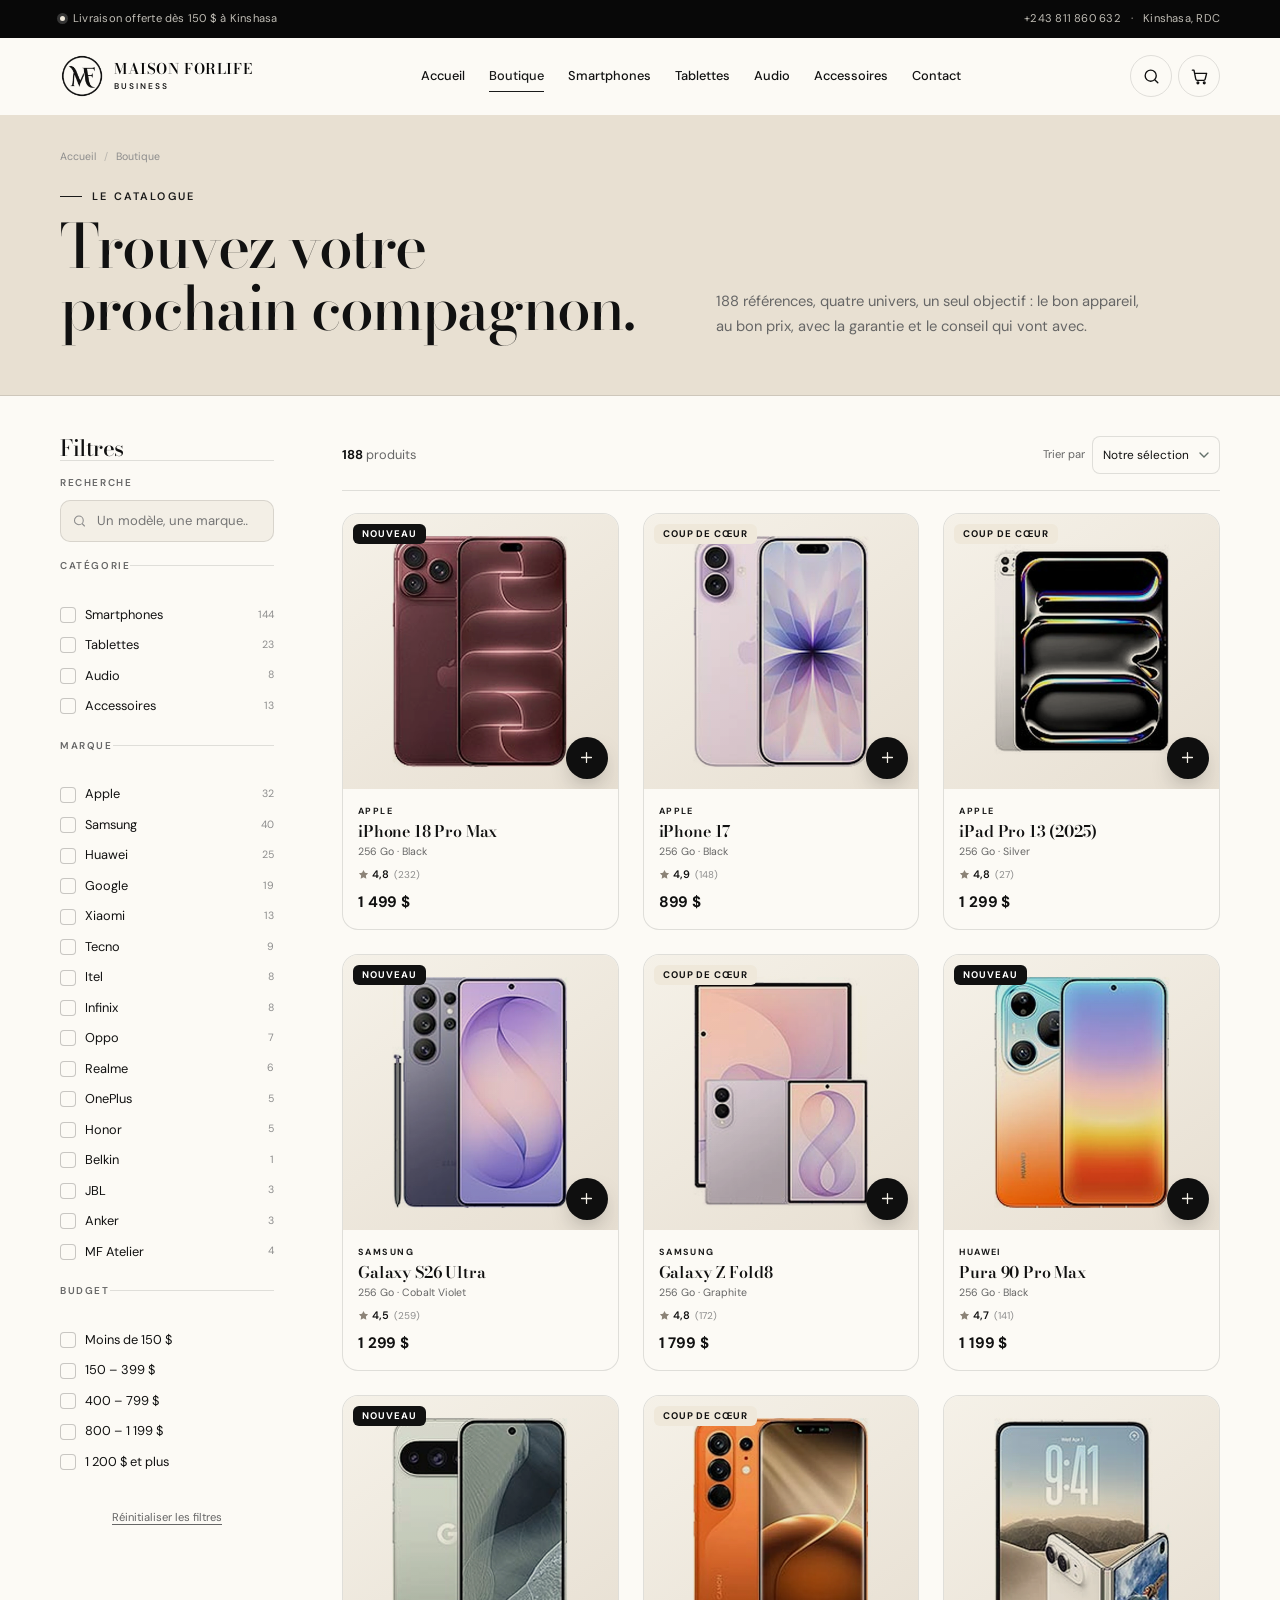
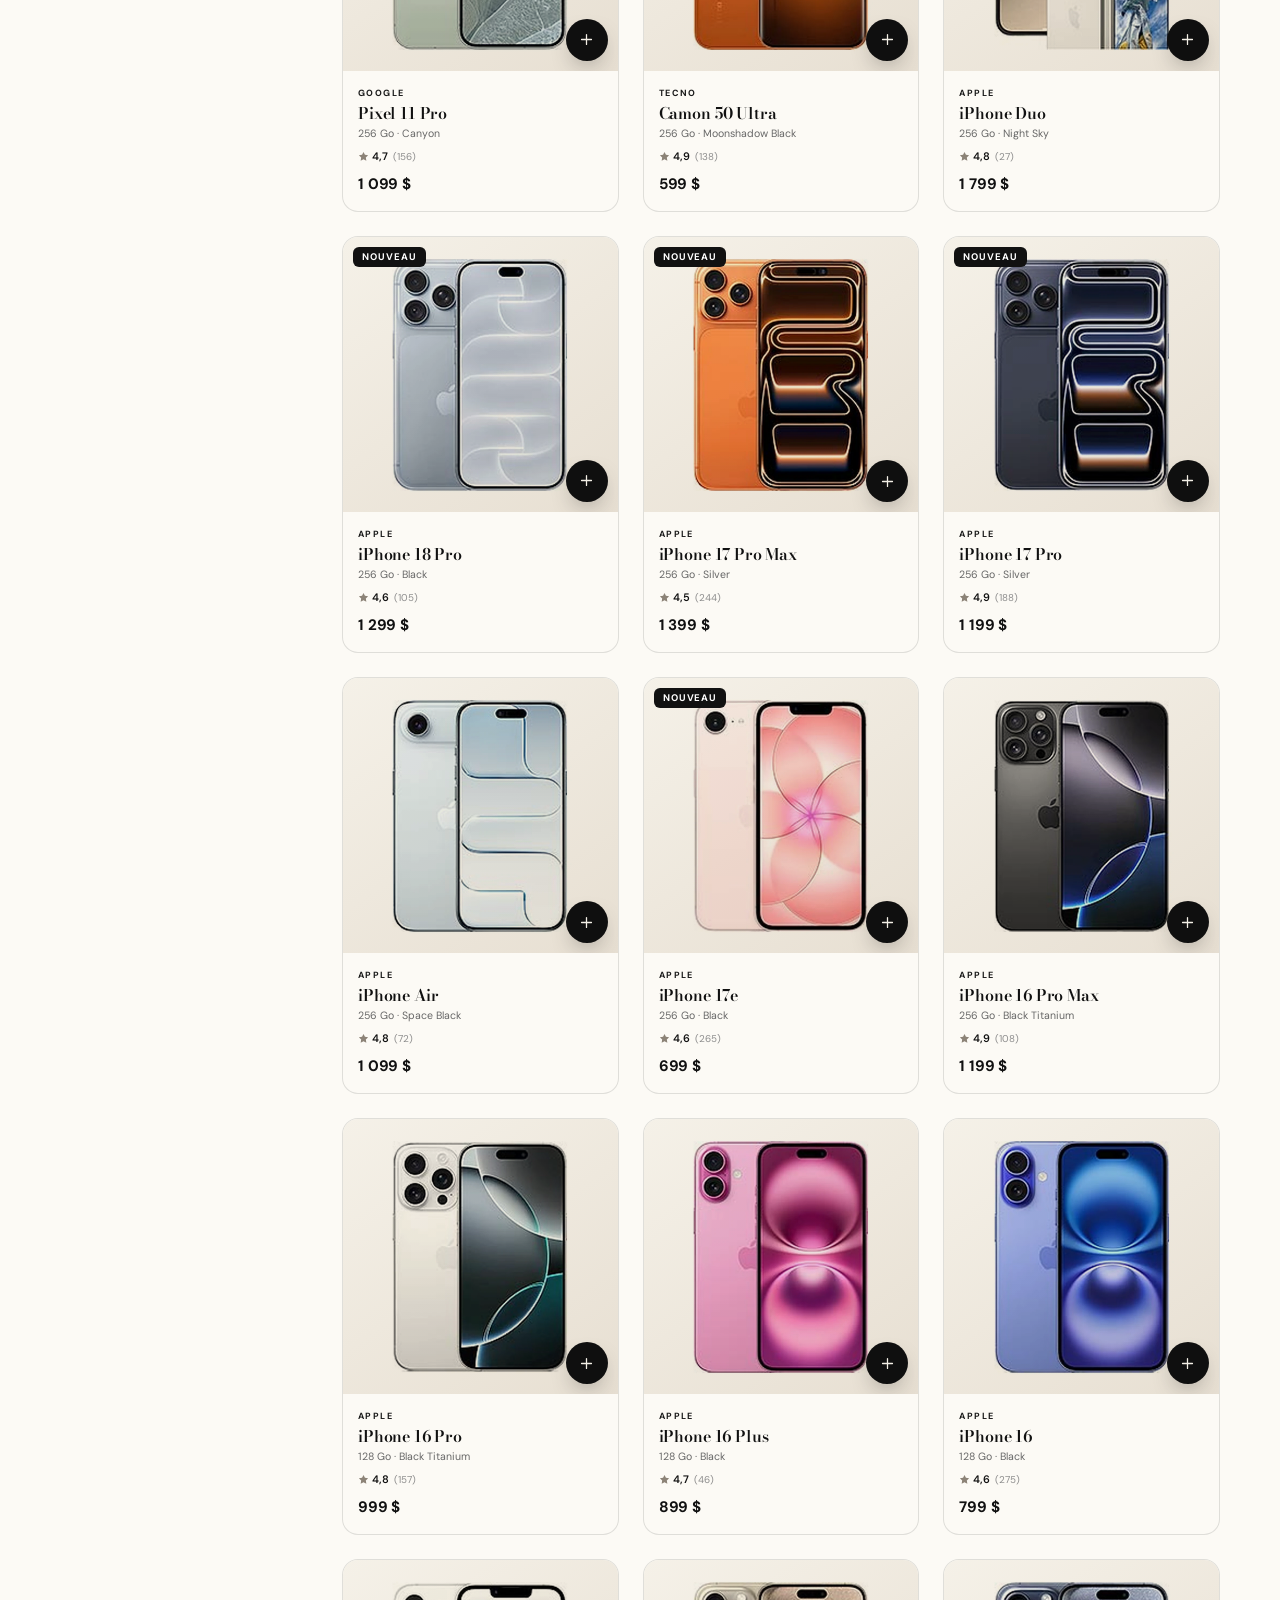
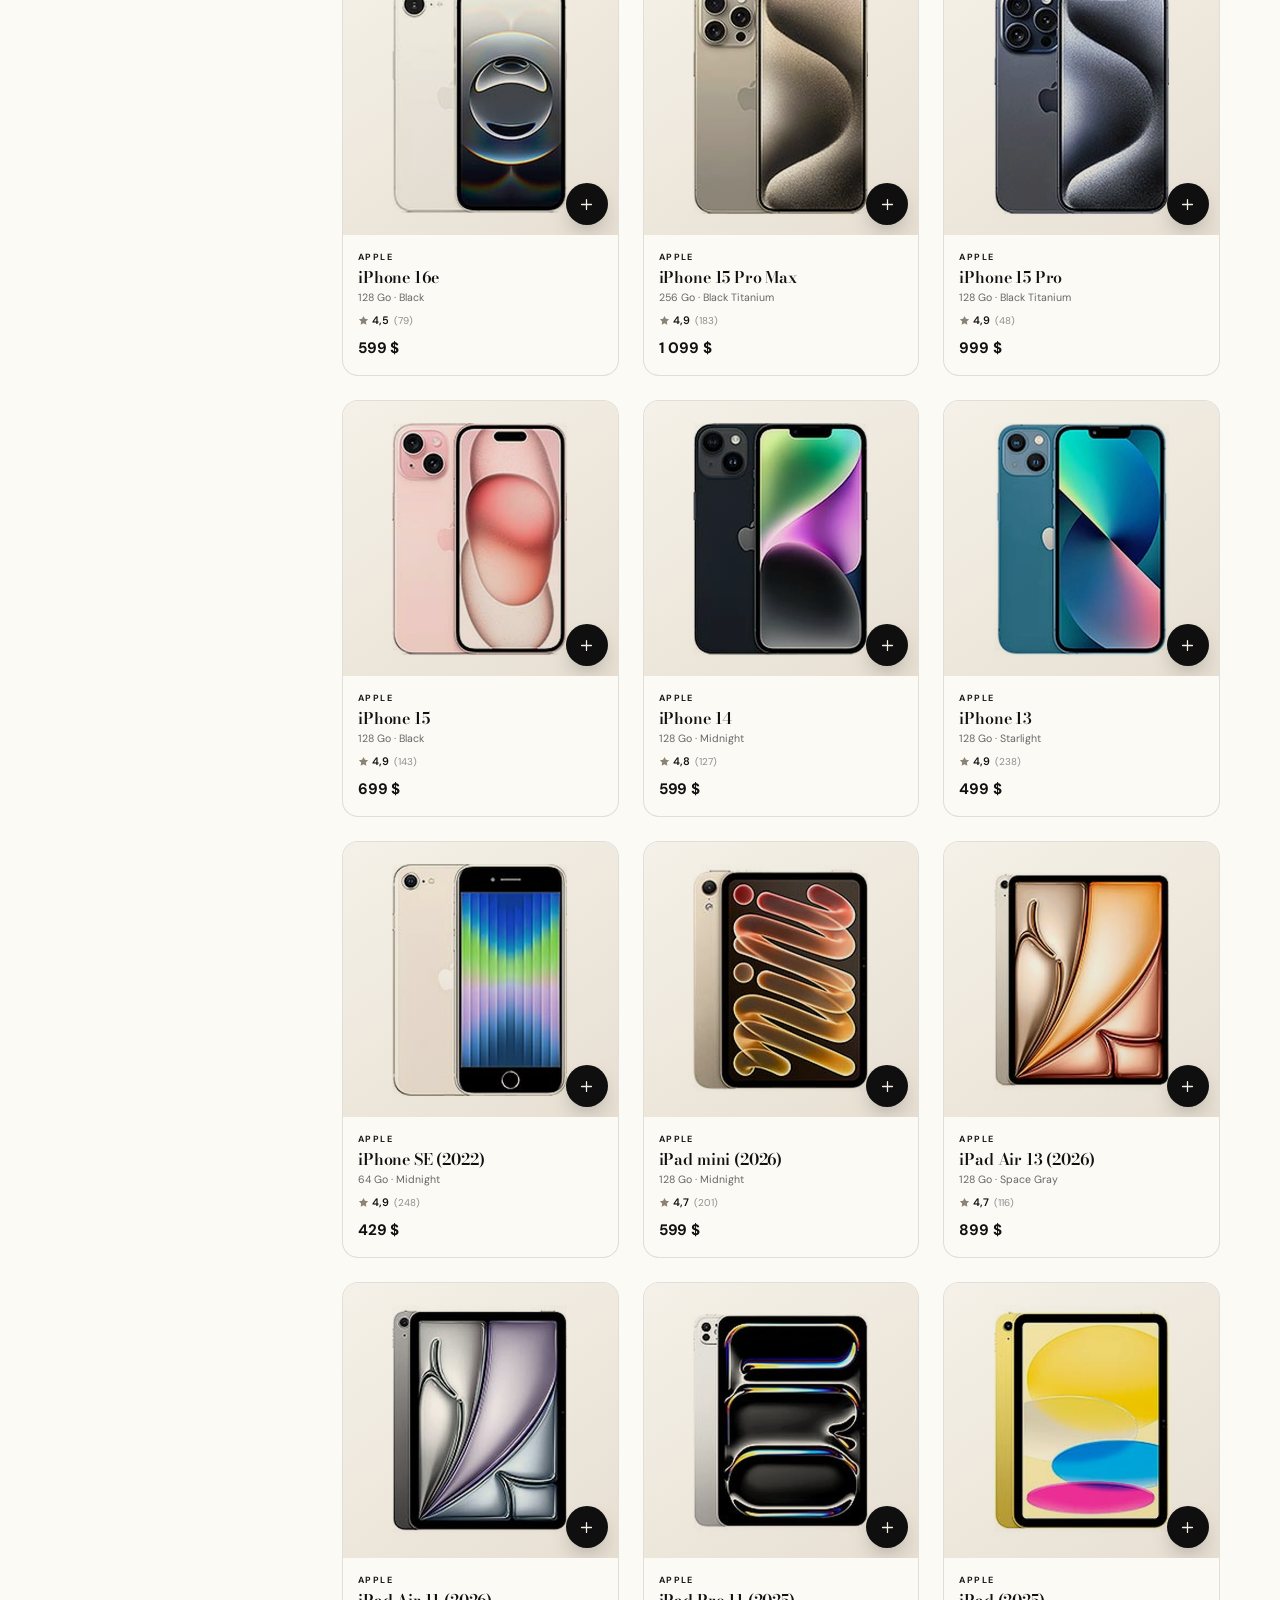
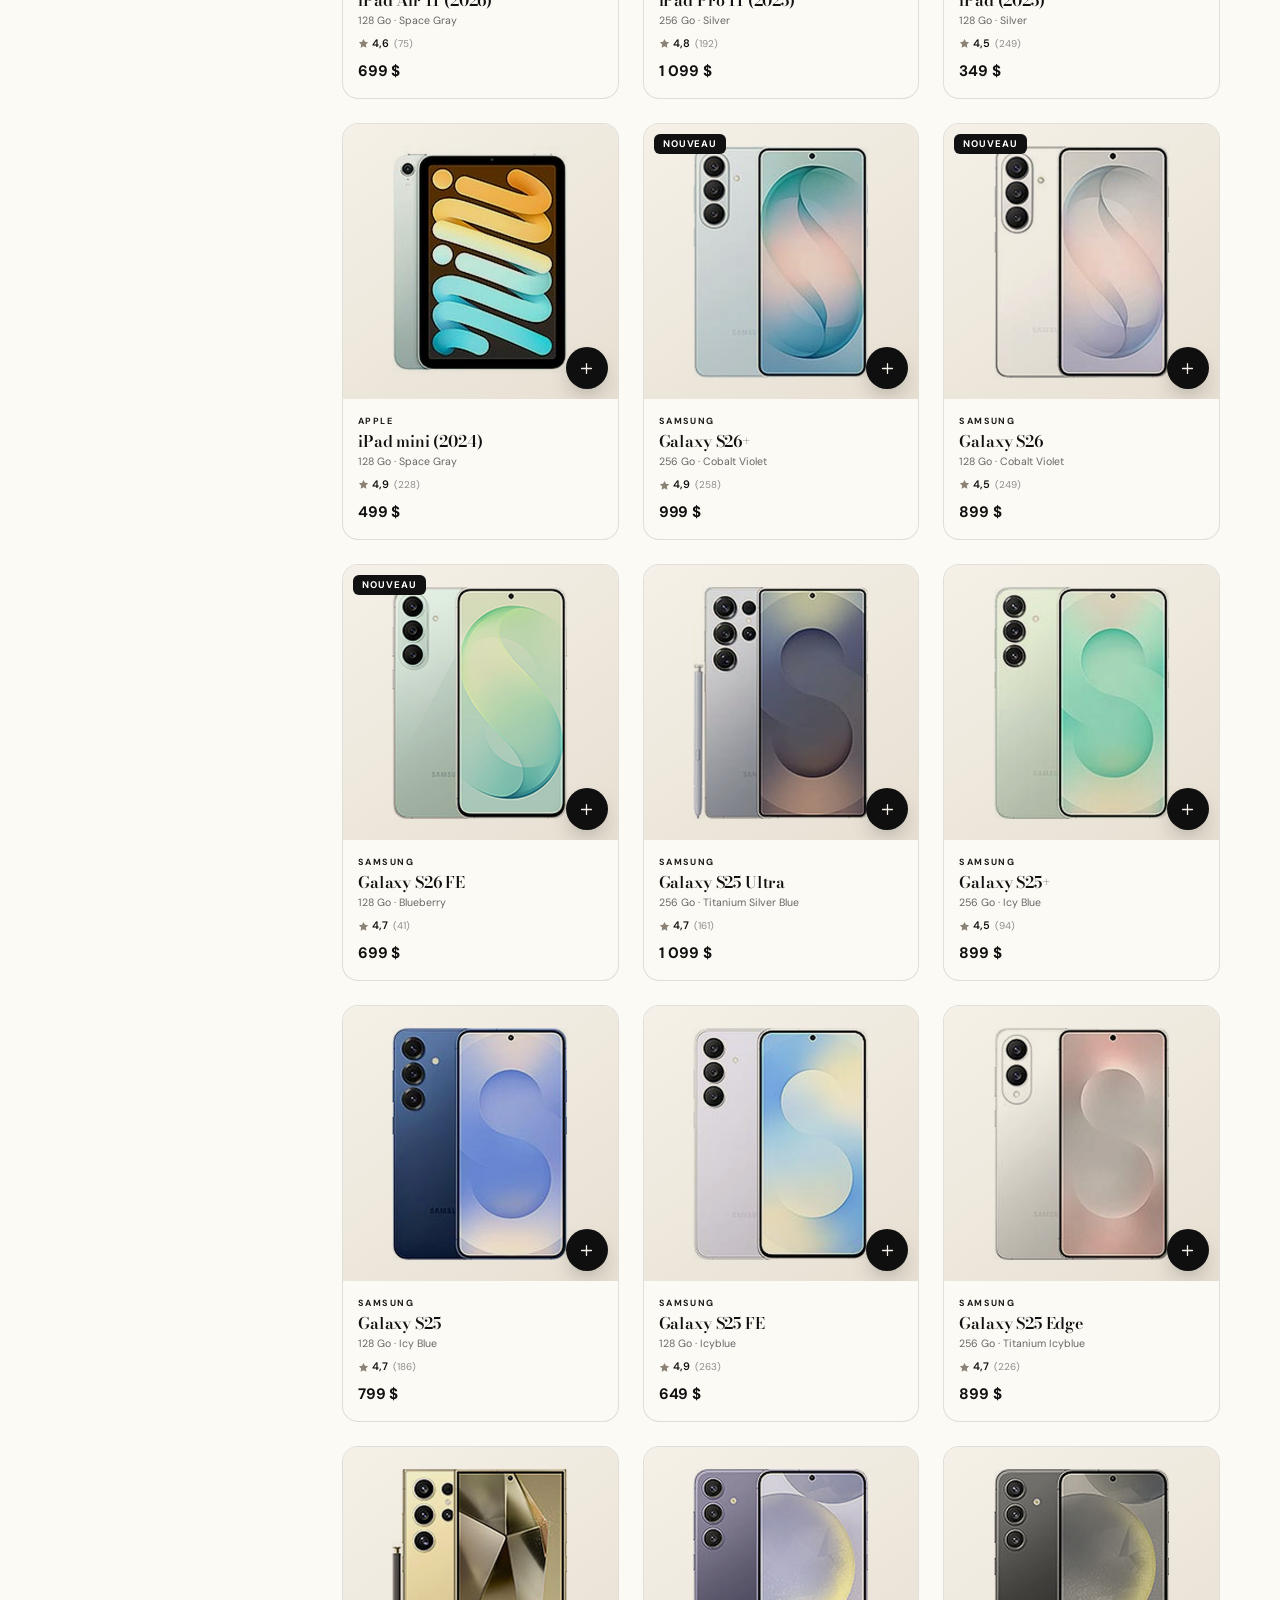
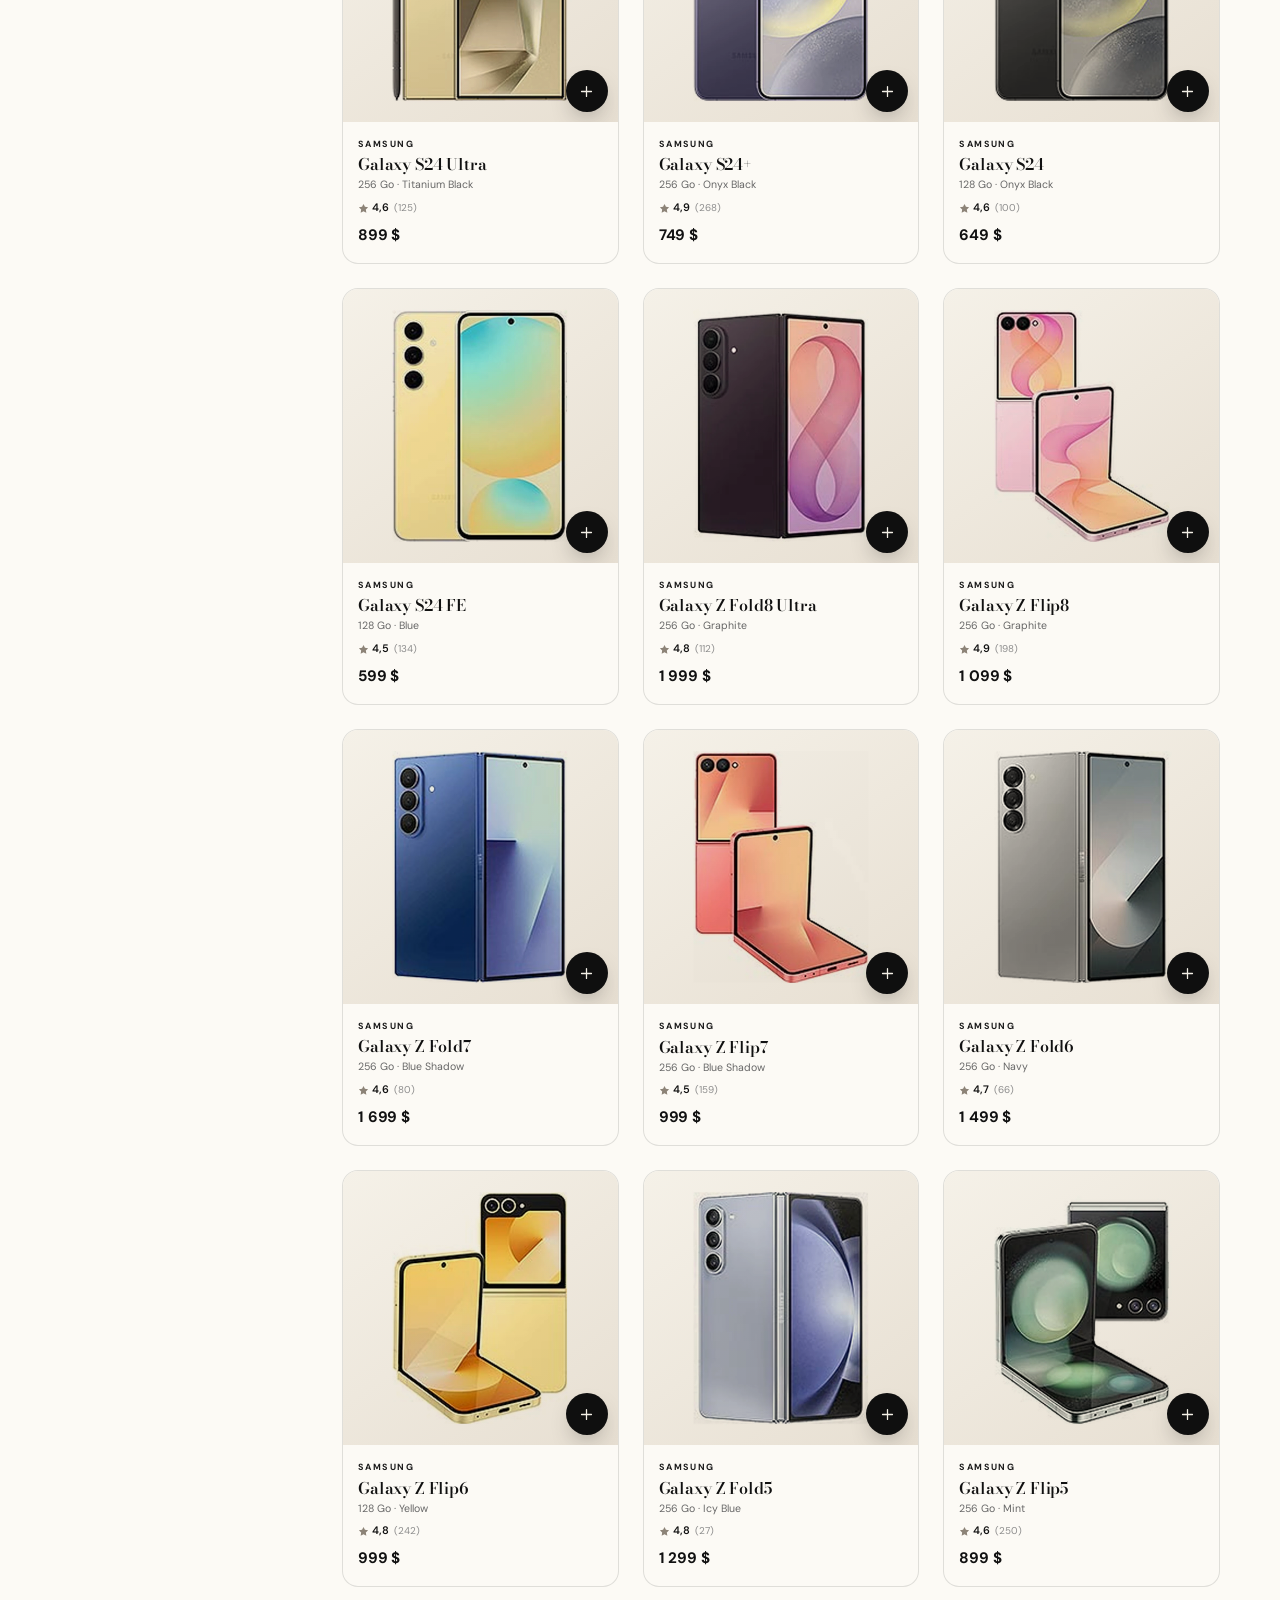
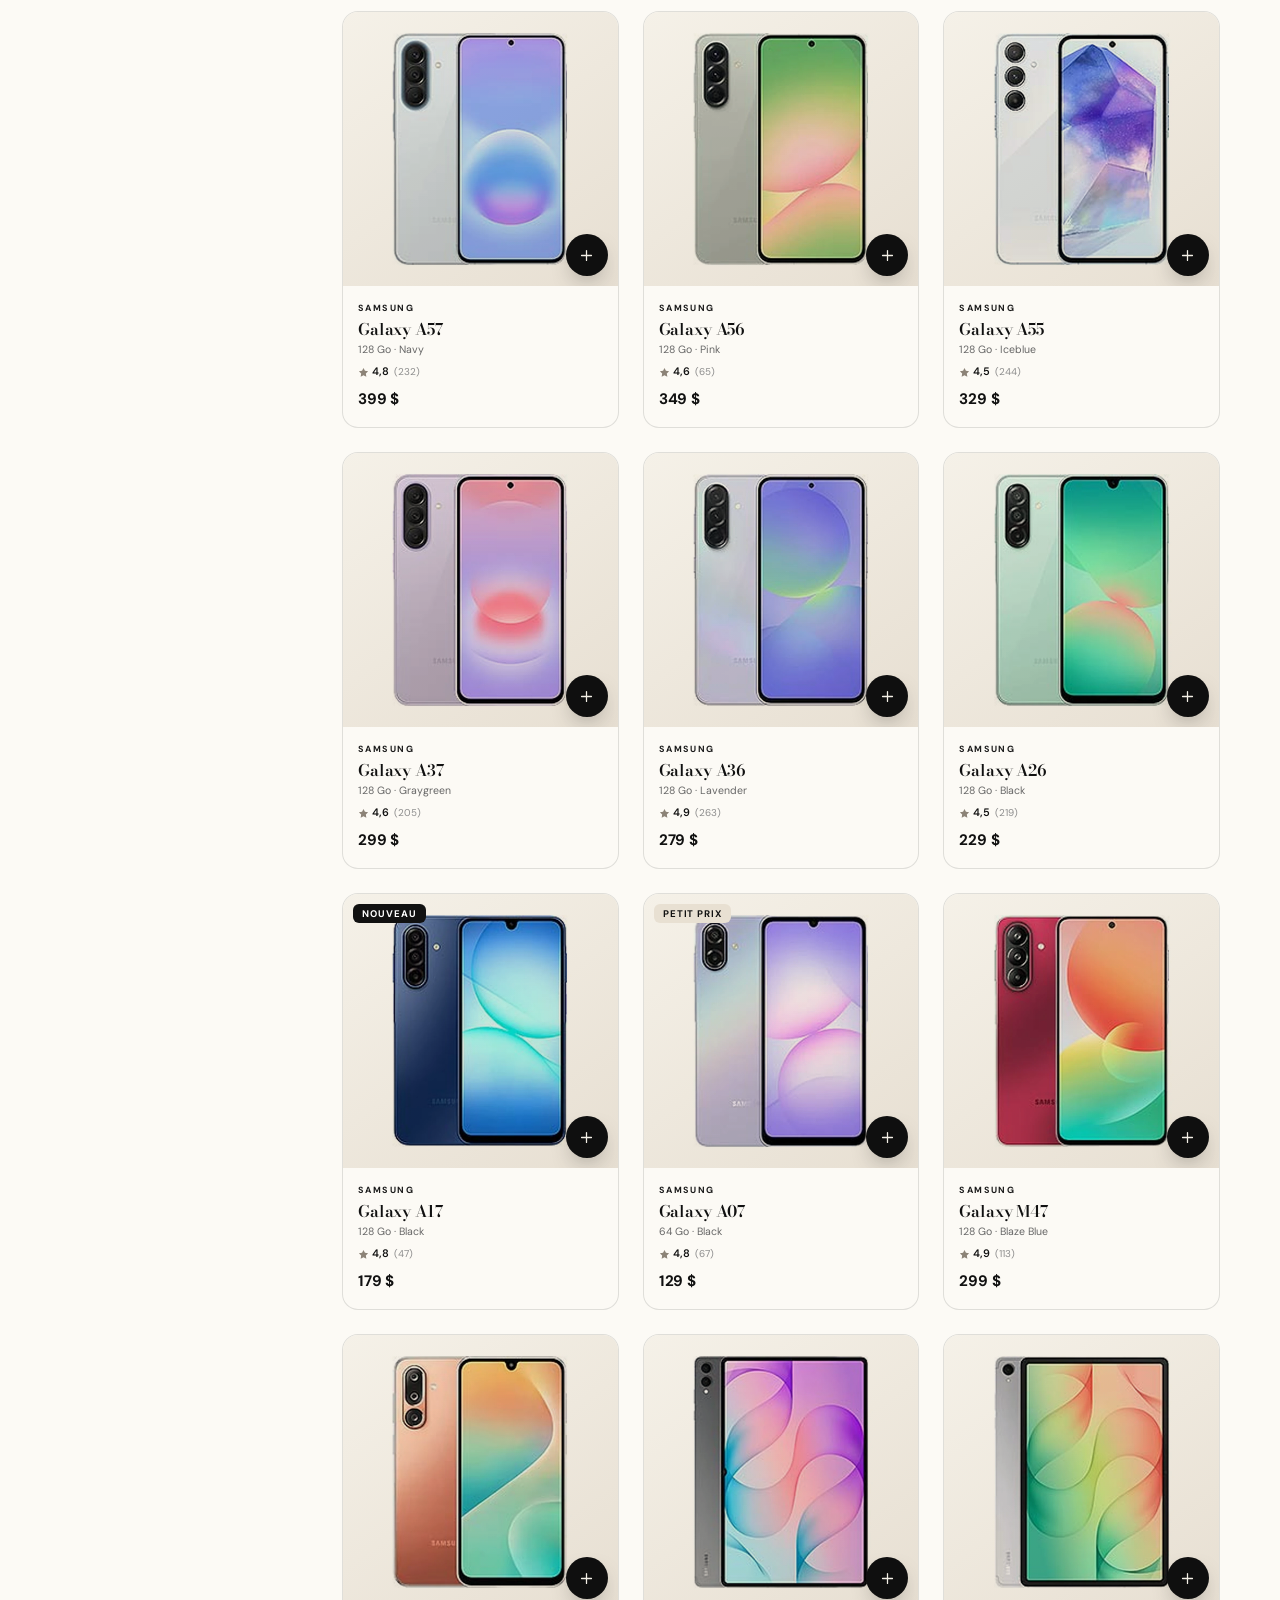
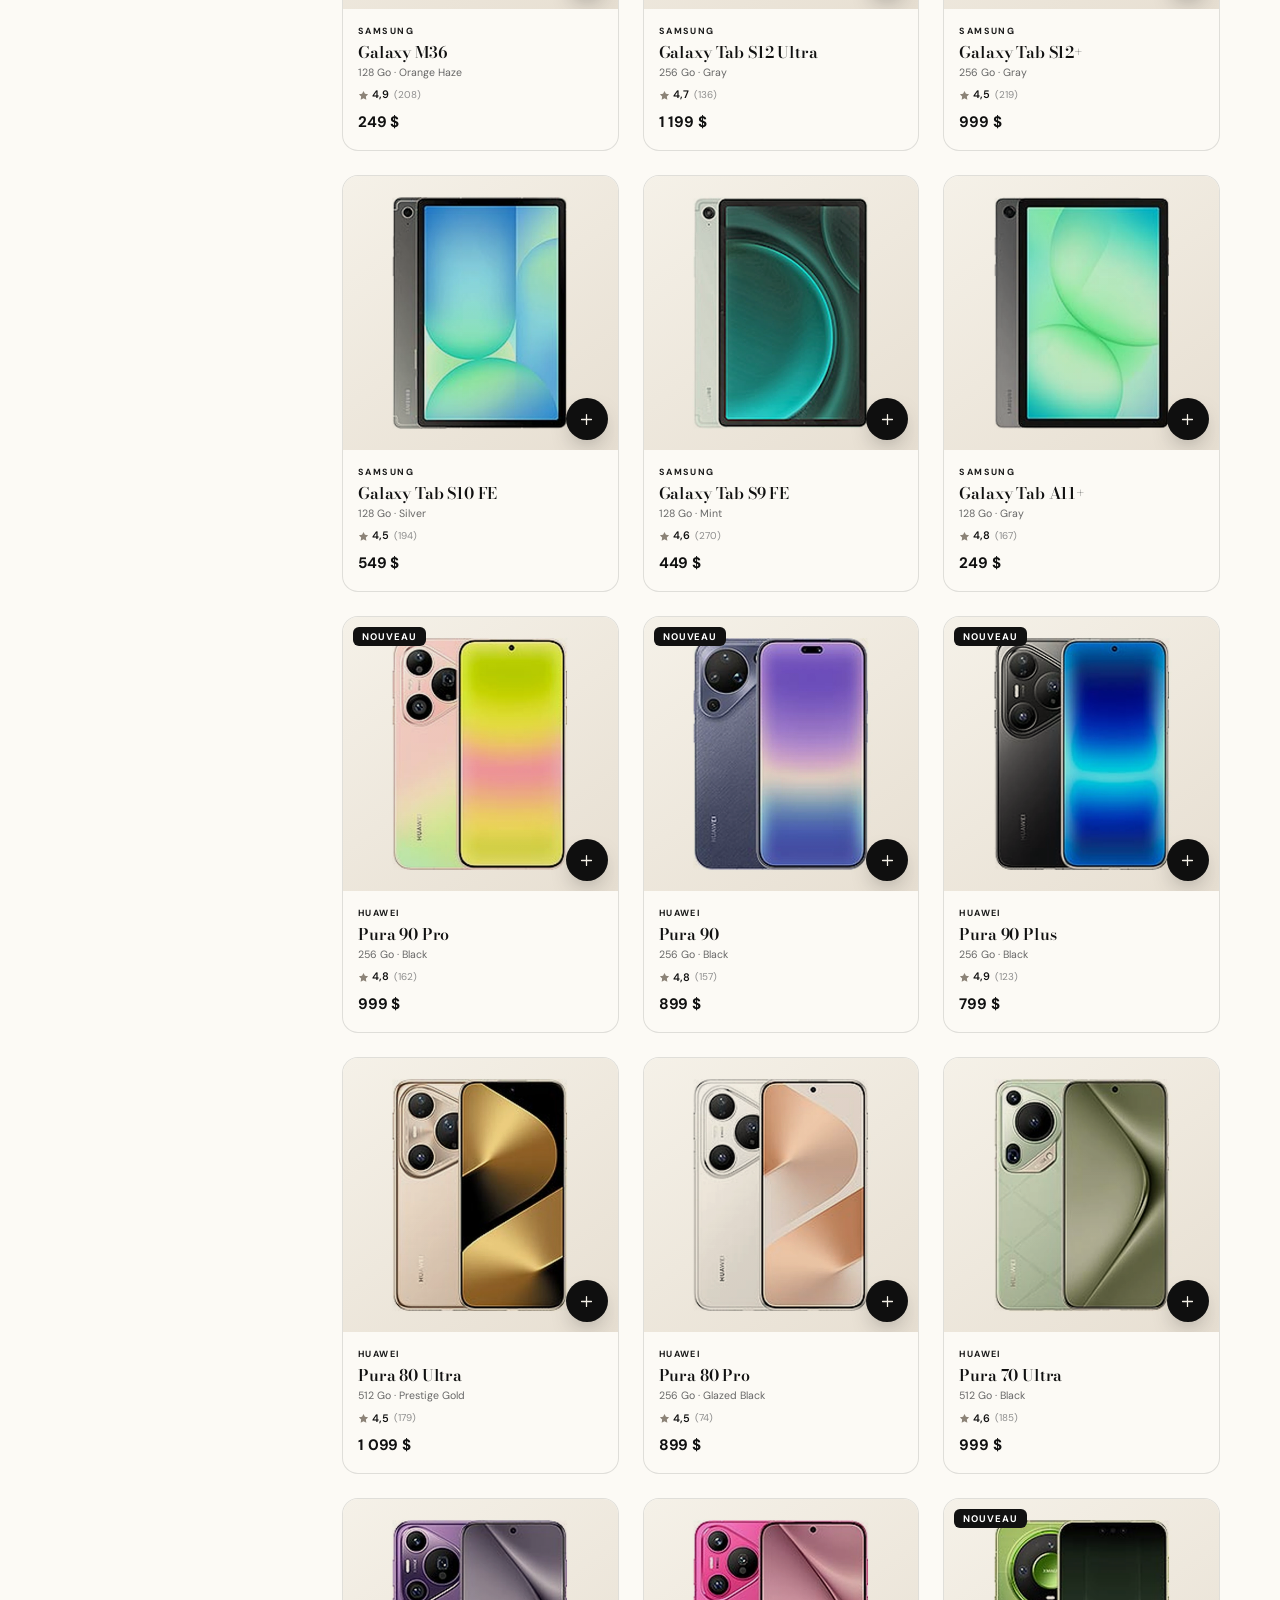
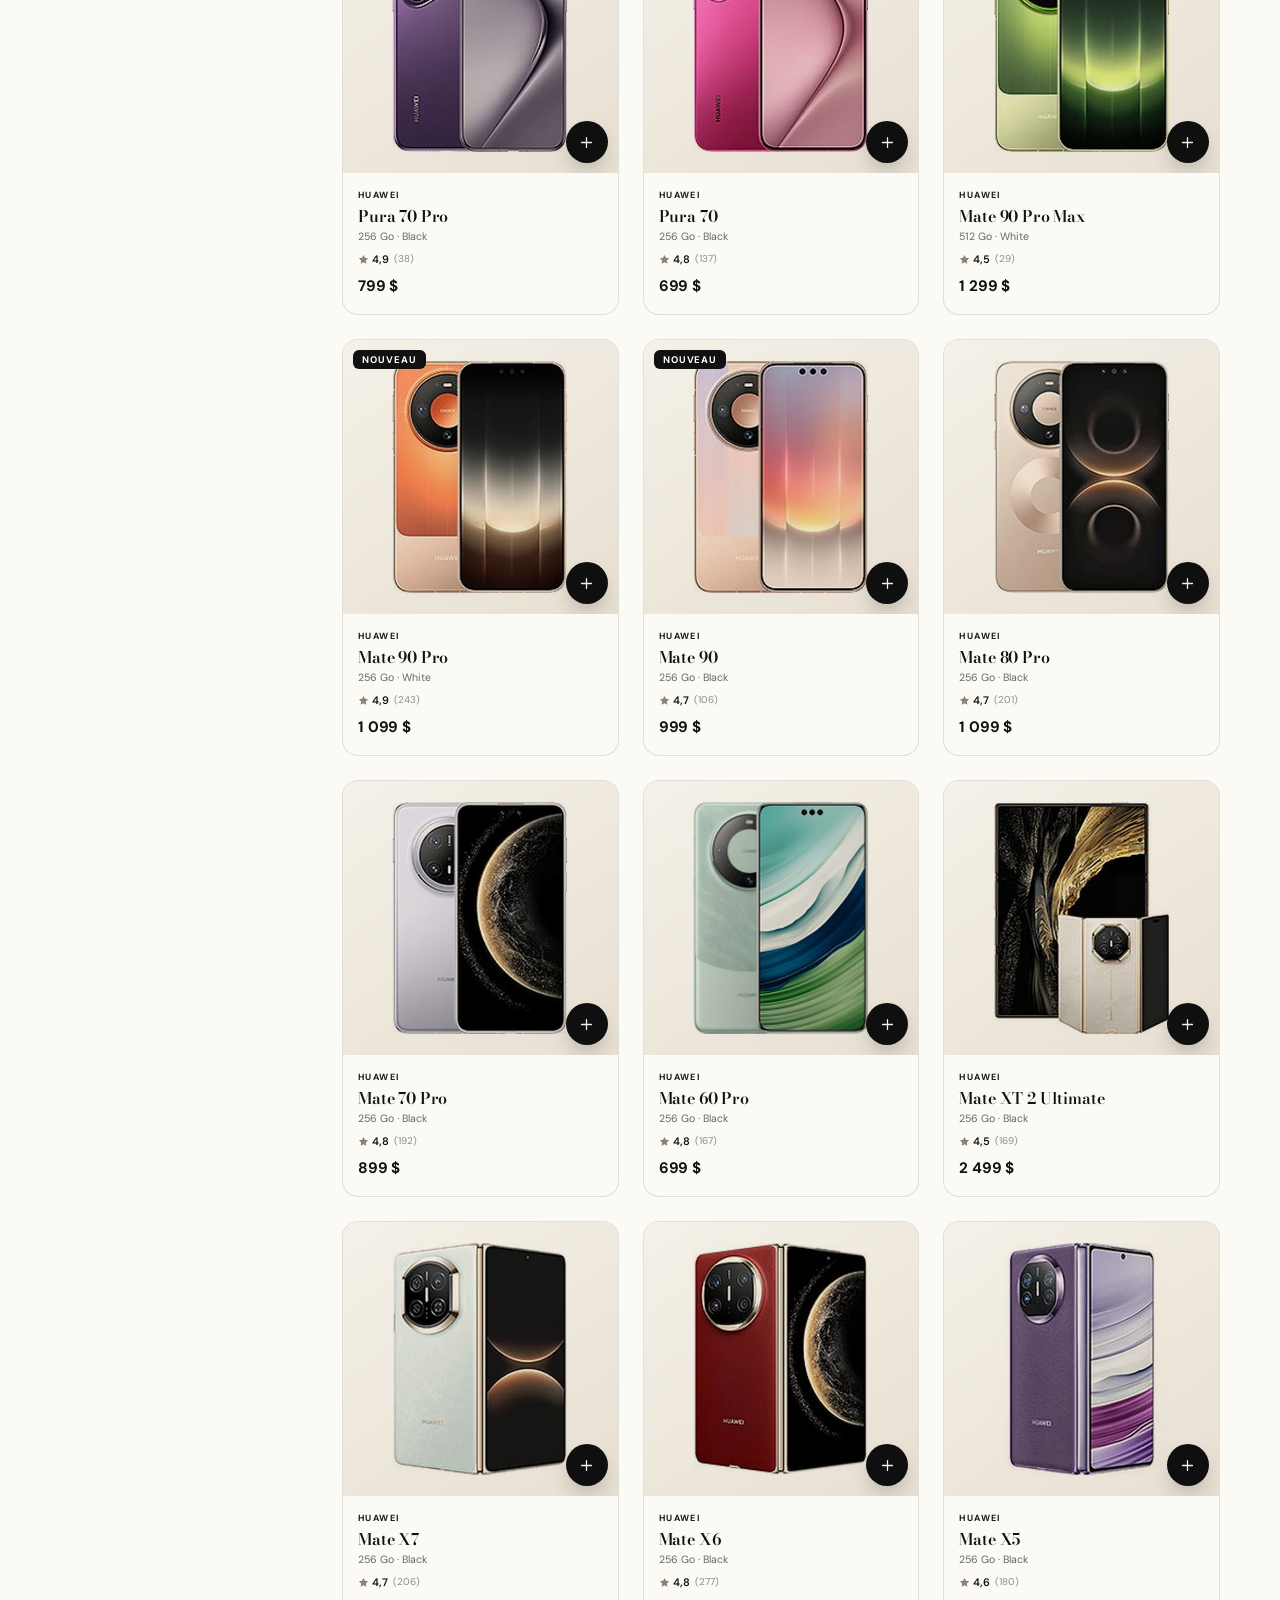
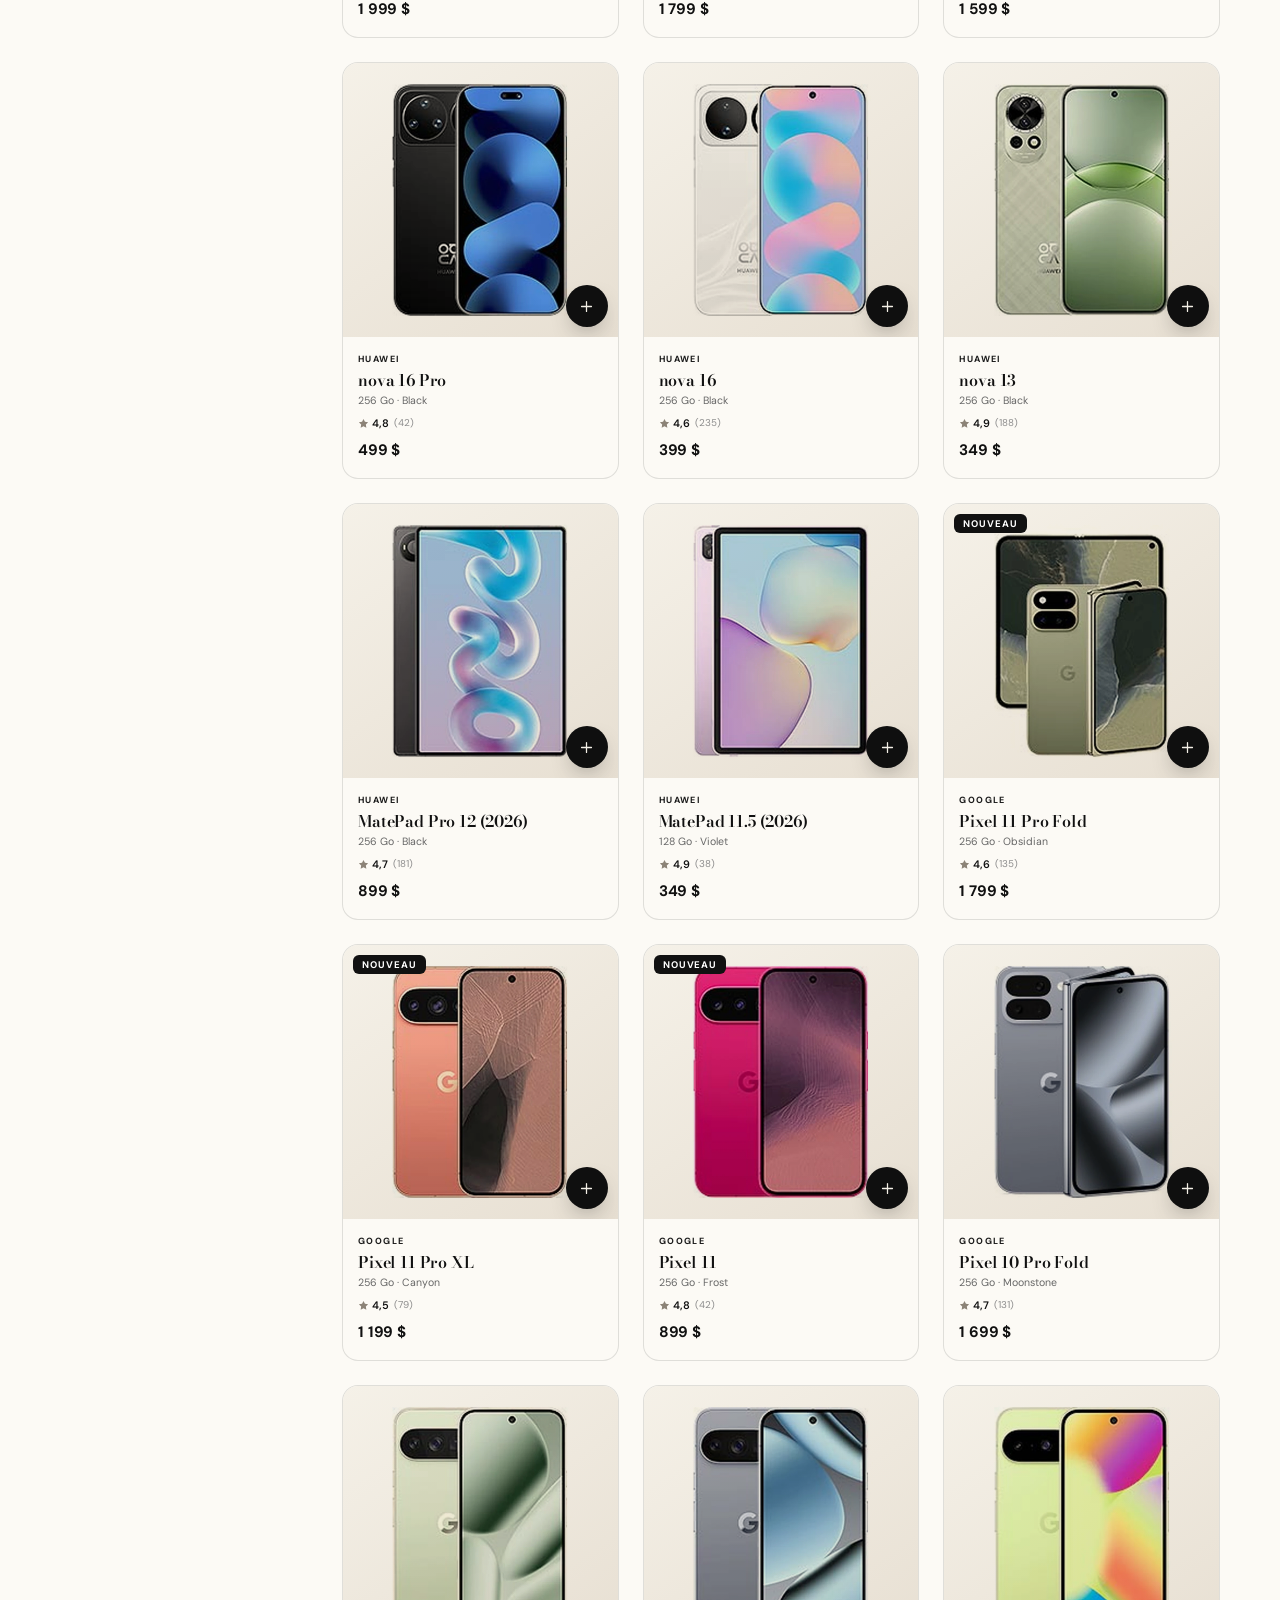
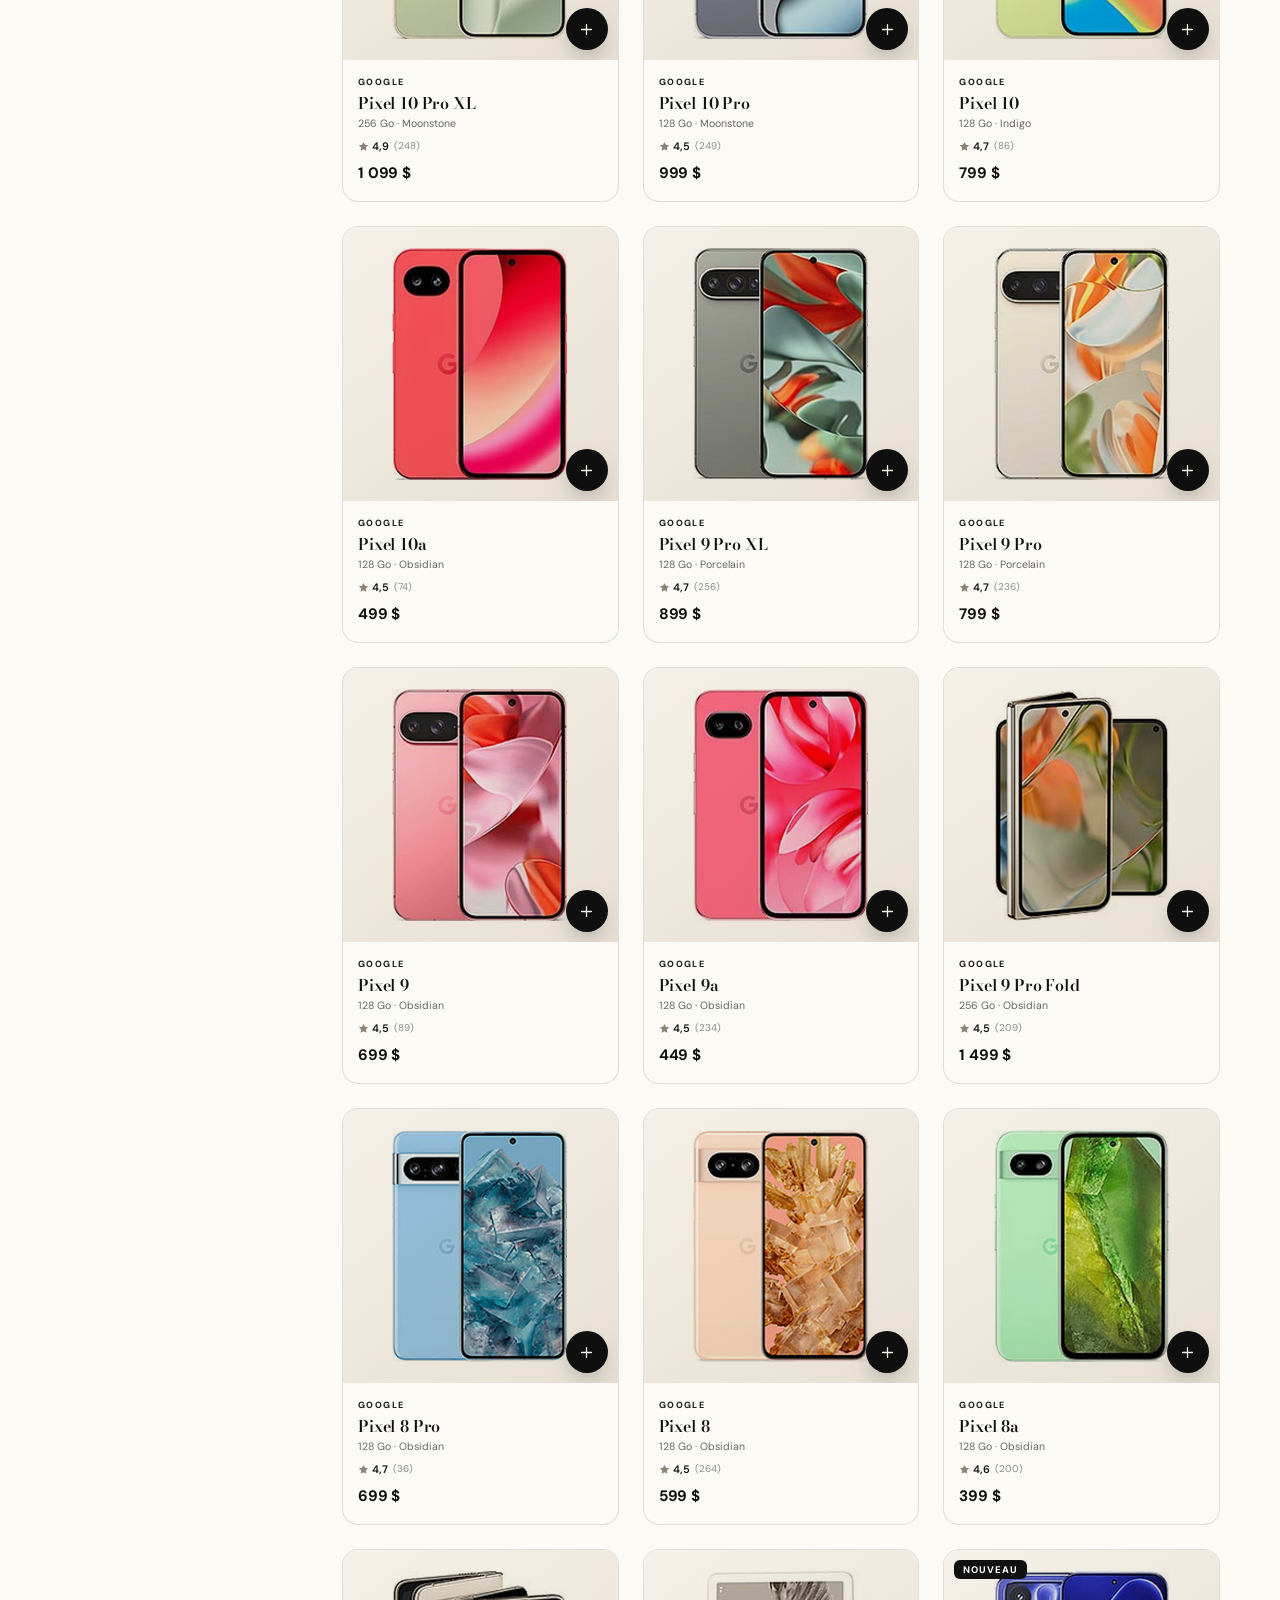
<file: catalogue.html>
<!DOCTYPE html>
<html lang="fr">
<head>
  <meta charset="utf-8">
  <meta name="viewport" content="width=device-width, initial-scale=1">
  <title>La boutique — MF Business | Téléphones, tablettes &amp; accessoires</title>
  <meta name="description" content="Découvrez les 188 références MF Business : iPhone, Samsung, Huawei, Xiaomi, iPad, Tecno, écouteurs et accessoires. Filtrez par catégorie, marque et budget.">
  <meta name="theme-color" content="#0E2A22">
  <link rel="icon" href="favicon.png" type="image/png">
  <link rel="apple-touch-icon" href="assets/img/favicon.png">
  <link rel="preconnect" href="https://fonts.googleapis.com">
  <link rel="preconnect" href="https://fonts.gstatic.com" crossorigin>
  <link href="https://fonts.googleapis.com/css2?family=DM+Sans:wght@400;500;600;700&family=Bodoni+Moda:ital,wght@0,400;0,500;0,600;0,700;1,400;1,500&display=swap" rel="stylesheet">
  <link rel="stylesheet" href="css/style.css?v=20261116c">
</head>
<body>
  <a class="skip-link" href="#main">Aller au contenu</a>

  <div class="topbar">
    <div class="container topbar__inner">
      <p class="topbar__note"><span class="topbar__dot" aria-hidden="true"></span>Livraison offerte dès 150 $ à Kinshasa</p>
      <div class="topbar__links">
        <a href="tel:+243811860632">+243 811 860 632</a>
        <span aria-hidden="true">·</span>
        <a href="contact.html">Kinshasa, RDC</a>
      </div>
    </div>
  </div>

  <header class="site-header" data-header>
    <div class="container site-header__inner">
      <a class="brand" href="index.html" aria-label="Maison Forlife Business — accueil">
        <img class="brand__mark" src="assets/img/logo-monogram.png" alt="" width="44" height="44">
        <span class="brand__text">
          <span class="brand__name">Maison Forlife</span>
          <span class="brand__sub">Business</span>
        </span>
      </a>

      <nav class="nav" id="site-nav" aria-label="Navigation principale">
        <ul class="nav__list">
          <li><a href="index.html">Accueil</a></li>
          <li><a href="catalogue.html" aria-current="page">Boutique</a></li>
          <li><a href="catalogue.html?categorie=smartphones">Smartphones</a></li>
          <li><a href="catalogue.html?categorie=tablettes">Tablettes</a></li>
          <li><a href="catalogue.html?categorie=audio">Audio</a></li>
          <li><a href="catalogue.html?categorie=accessoires">Accessoires</a></li>
          <li><a href="contact.html">Contact</a></li>
        </ul>
        <div class="nav__aside">
          <p class="nav__aside-title">Besoin d’un conseil ?</p>
          <a class="nav__phone" href="tel:+243811860632">+243 811 860 632</a>
          <a class="btn btn--gold" href="https://wa.me/243811860632?text=Bonjour%20MF%20Business%20%F0%9F%91%8B" target="_blank" rel="noopener">Écrire sur WhatsApp</a>
        </div>
      </nav>

      <div class="header-actions">
        <button class="icon-btn" type="button" data-search-toggle aria-expanded="false" aria-controls="search-panel" aria-label="Rechercher un produit">
          <svg viewBox="0 0 24 24" fill="none" stroke="currentColor" stroke-width="1.7" stroke-linecap="round" aria-hidden="true"><circle cx="11" cy="11" r="7"/><path d="m20 20-3.6-3.6"/></svg>
        </button>
        <a class="icon-btn cart-btn" href="panier.html" aria-label="Voir le panier">
          <svg viewBox="0 0 24 24" fill="none" stroke="currentColor" stroke-width="1.7" stroke-linecap="round" stroke-linejoin="round" aria-hidden="true"><path d="M3 4h2l2.3 11.2a2 2 0 0 0 2 1.6h7.9a2 2 0 0 0 2-1.6L21 8H6"/><circle cx="10" cy="20" r="1.1"/><circle cx="18" cy="20" r="1.1"/></svg>
          <span class="cart-btn__count" data-cart-count hidden>0</span>
        </a>
        <button class="burger" type="button" data-menu-toggle aria-expanded="false" aria-controls="site-nav" aria-label="Ouvrir le menu">
          <span></span><span></span><span></span>
        </button>
      </div>
    </div>

    <div class="search-panel" id="search-panel" hidden>
      <form class="container search-panel__form" action="catalogue.html" method="get" role="search">
        <svg viewBox="0 0 24 24" fill="none" stroke="currentColor" stroke-width="1.7" stroke-linecap="round" aria-hidden="true"><circle cx="11" cy="11" r="7"/><path d="m20 20-3.6-3.6"/></svg>
        <label class="sr-only" for="site-search">Rechercher un produit</label>
        <input id="site-search" name="q" type="search" placeholder="iPhone, Samsung, écouteurs…" autocomplete="off">
        <button class="btn btn--dark btn--sm" type="submit">Rechercher</button>
      </form>
    </div>
  </header>

  <div class="nav-overlay" data-nav-overlay hidden></div>

  <main id="main">
    <section class="page-hero">
      <div class="container">
        <nav class="breadcrumb" aria-label="Fil d’Ariane">
          <a href="index.html">Accueil</a><span aria-hidden="true">/</span><span aria-current="page">Boutique</span>
        </nav>
        <div class="page-hero__grid">
          <div>
            <p class="eyebrow">Le catalogue</p>
            <h1>Trouvez votre prochain compagnon.</h1>
          </div>
          <p class="page-hero__lead"><b data-total-products>188</b> références, quatre univers, un seul objectif : le bon appareil, au bon prix, avec la garantie et le conseil qui vont avec.</p>
        </div>
      </div>
    </section>

    <section class="section--tight">
      <div class="container shop__grid">
        <aside class="filters" id="filters" aria-label="Filtres de la boutique">
          <div class="filters__head">
            <h2>Filtres</h2>
            <button class="filters__close" type="button" data-filters-close aria-label="Fermer les filtres">✕</button>
          </div>
          <form class="filters__form" id="filters-form">
            <div class="filter-group">
              <h3>Recherche</h3>
              <div class="filter-search">
                <svg viewBox="0 0 24 24" fill="none" stroke="currentColor" stroke-width="1.7" stroke-linecap="round" aria-hidden="true"><circle cx="11" cy="11" r="7"/><path d="m20 20-3.6-3.6"/></svg>
                <label class="sr-only" for="filter-q">Rechercher dans la boutique</label>
                <input id="filter-q" type="search" placeholder="Un modèle, une marque…" autocomplete="off" data-filter-q>
              </div>
            </div>

            <fieldset class="filter-group">
              <legend>Catégorie</legend>
              <label class="check"><input type="checkbox" name="categorie" value="smartphones"><span class="check__box" aria-hidden="true"></span>Smartphones<em data-count="smartphones">8</em></label>
              <label class="check"><input type="checkbox" name="categorie" value="tablettes"><span class="check__box" aria-hidden="true"></span>Tablettes<em data-count="tablettes">4</em></label>
              <label class="check"><input type="checkbox" name="categorie" value="audio"><span class="check__box" aria-hidden="true"></span>Audio<em data-count="audio">4</em></label>
              <label class="check"><input type="checkbox" name="categorie" value="accessoires"><span class="check__box" aria-hidden="true"></span>Accessoires<em data-count="accessoires">6</em></label>
            </fieldset>

            <fieldset class="filter-group">
              <legend>Marque</legend>
              <div data-brand-filters></div>
            </fieldset>

            <fieldset class="filter-group">
              <legend>Budget</legend>
              <label class="check"><input type="checkbox" name="budget" value="0-149"><span class="check__box" aria-hidden="true"></span>Moins de 150 $</label>
              <label class="check"><input type="checkbox" name="budget" value="150-399"><span class="check__box" aria-hidden="true"></span>150 – 399 $</label>
              <label class="check"><input type="checkbox" name="budget" value="400-799"><span class="check__box" aria-hidden="true"></span>400 – 799 $</label>
              <label class="check"><input type="checkbox" name="budget" value="800-1199"><span class="check__box" aria-hidden="true"></span>800 – 1 199 $</label>
              <label class="check"><input type="checkbox" name="budget" value="1200-99999"><span class="check__box" aria-hidden="true"></span>1 200 $ et plus</label>
            </fieldset>

            <div class="filters__actions">
              <button class="btn btn--dark btn--block" type="button" data-filters-apply>Voir les résultats</button>
              <button class="filters__reset" type="button" data-filters-reset>Réinitialiser les filtres</button>
            </div>
          </form>
        </aside>

        <div class="shop__main">
          <div class="shop-toolbar">
            <p><strong data-result-count>188</strong> produits</p>
            <div class="shop-toolbar__right">
              <button class="btn btn--outline btn--sm filters-toggle" type="button" data-filters-open aria-controls="filters">
                <svg viewBox="0 0 24 24" fill="none" stroke="currentColor" stroke-width="1.7" stroke-linecap="round" aria-hidden="true"><path d="M4 7h16M7 12h10M10 17h4"/></svg>
                Filtres
              </button>
              <label class="select" for="sort">
                <span>Trier par</span>
                <select id="sort" data-sort>
                  <option value="featured">Notre sélection</option>
                  <option value="price-asc">Prix croissant</option>
                  <option value="price-desc">Prix décroissant</option>
                  <option value="rating">Mieux notés</option>
                  <option value="new">Nouveautés</option>
                </select>
              </label>
            </div>
          </div>

          <div class="active-filters" data-active-filters hidden></div>
          <div class="product-grid product-grid--shop" data-products aria-live="polite"></div>
          <div class="empty-state" data-empty hidden>
            <h2 class="display">Rien ne correspond…</h2>
            <p>Essayez un autre mot-clé, ou élargissez le budget. Nous avons peut-être le modèle qu’il vous faut en boutique.</p>
            <button class="btn btn--dark" type="button" data-empty-reset>Réinitialiser la recherche</button>
          </div>
        </div>
      </div>
    </section>
  </main>

  <footer class="site-footer">
    <div class="container footer__top">
      <div>
        <a class="brand brand--footer" href="index.html" aria-label="Maison Forlife Business — accueil">
          <img class="brand__logo" src="assets/img/logo-full-white.png" alt="Maison Forlife Business — Vente de téléphones en gros et en détail" width="280" height="289">
        </a>
        <p class="footer__meaning"><strong>Maison Forlife Business.</strong> « Forlife », pour la technologie qui vous accompagne toute la vie. « Business », pour les outils qui font avancer vos projets.</p>
        <div class="footer__contact">
          <a href="tel:+243811860632">+243 811 860 632</a>
          <a href="mailto:jenovicmulomba@gmail.com">jenovicmulomba@gmail.com</a>
          <span>Avenue de la République du Tchad, B.P. 68, 5D, Av. Rep Du Tchad, Kinshasa.</span>
        </div>
      </div>
      <div class="footer__col">
        <h3>Boutique</h3>
        <ul>
          <li><a href="catalogue.html?categorie=smartphones">Smartphones</a></li>
          <li><a href="catalogue.html?categorie=tablettes">Tablettes</a></li>
          <li><a href="catalogue.html?categorie=audio">Audio</a></li>
          <li><a href="catalogue.html?categorie=accessoires">Accessoires</a></li>
          <li><a href="catalogue.html">Tout le catalogue</a></li>
        </ul>
      </div>
      <div class="footer__col">
        <h3>La maison</h3>
        <ul>
          <li><a href="a-propos.html">Notre histoire</a></li>
          <li><a href="contact.html#faq">Livraison &amp; retours</a></li>
          <li><a href="contact.html#faq">Garantie</a></li>
          <li><a href="panier.html">Mon panier</a></li>
          <li><a href="contact.html">Contact</a></li>
        </ul>
      </div>
      <div class="footer__news">
        <h3>Les arrivages en avant-première</h3>
        <p>Un e-mail par mois, les nouveautés et les offres de la maison. Pas de bruit inutile.</p>
        <form class="newsletter" data-newsletter>
          <label class="sr-only" for="nl-email">Votre adresse e-mail</label>
          <input id="nl-email" type="email" name="email" placeholder="votre@email.com" autocomplete="email" required>
          <button class="btn btn--gold btn--sm" type="submit">S’inscrire</button>
        </form>
        <div class="socials">
          <a href="https://www.instagram.com/" target="_blank" rel="noopener" aria-label="MF Business sur Instagram">
            <svg viewBox="0 0 24 24" fill="none" stroke="currentColor" stroke-width="1.7" aria-hidden="true"><rect x="3" y="3" width="18" height="18" rx="5"/><circle cx="12" cy="12" r="4"/><circle cx="17.4" cy="6.6" r="1" fill="currentColor" stroke="none"/></svg>
          </a>
          <a href="https://www.facebook.com/" target="_blank" rel="noopener" aria-label="MF Business sur Facebook">
            <svg viewBox="0 0 24 24" fill="none" stroke="currentColor" stroke-width="1.7" stroke-linejoin="round" aria-hidden="true"><path d="M14.5 8.5H17V5h-2.5A3.5 3.5 0 0 0 11 8.5V11H9v3.5h2V21h3.5v-6.5H17l.5-3.5h-3V8.5z"/></svg>
          </a>
          <a href="https://www.tiktok.com/" target="_blank" rel="noopener" aria-label="MF Business sur TikTok">
            <svg viewBox="0 0 24 24" fill="none" stroke="currentColor" stroke-width="1.7" stroke-linejoin="round" aria-hidden="true"><path d="M15 4c.4 2.4 1.9 3.9 4.2 4.2v3a6.7 6.7 0 0 1-4.2-1.7V16a5 5 0 1 1-4.4-5v3.2A1.9 1.9 0 1 0 12 16V4z"/></svg>
          </a>
        </div>
      </div>
    </div>
    <div class="container footer__bottom">
      <p>© <span data-year>2026</span> MF Business — Maison Forlife Business. Tous droits réservés.</p>
      <div class="payments" aria-label="Moyens de paiement acceptés">
        <span>Visa</span><span>Mastercard</span><span>Airtel Money</span><span>M-Pesa</span><span>Paiement à la livraison</span>
      </div>
    </div>
  </footer>

  <div class="filters-overlay" data-filters-overlay hidden></div>
  <div class="toast-stack" data-toasts aria-live="polite"></div>

  <script src="js/data.js?v=20261116c" defer></script>
  <script src="js/catalog.js?v=20261116c" defer></script>
  <script src="js/app.js?v=20261116c" defer></script>
  <script src="js/catalogue.js?v=20261116c" defer></script>
</body>
</html>
</file>
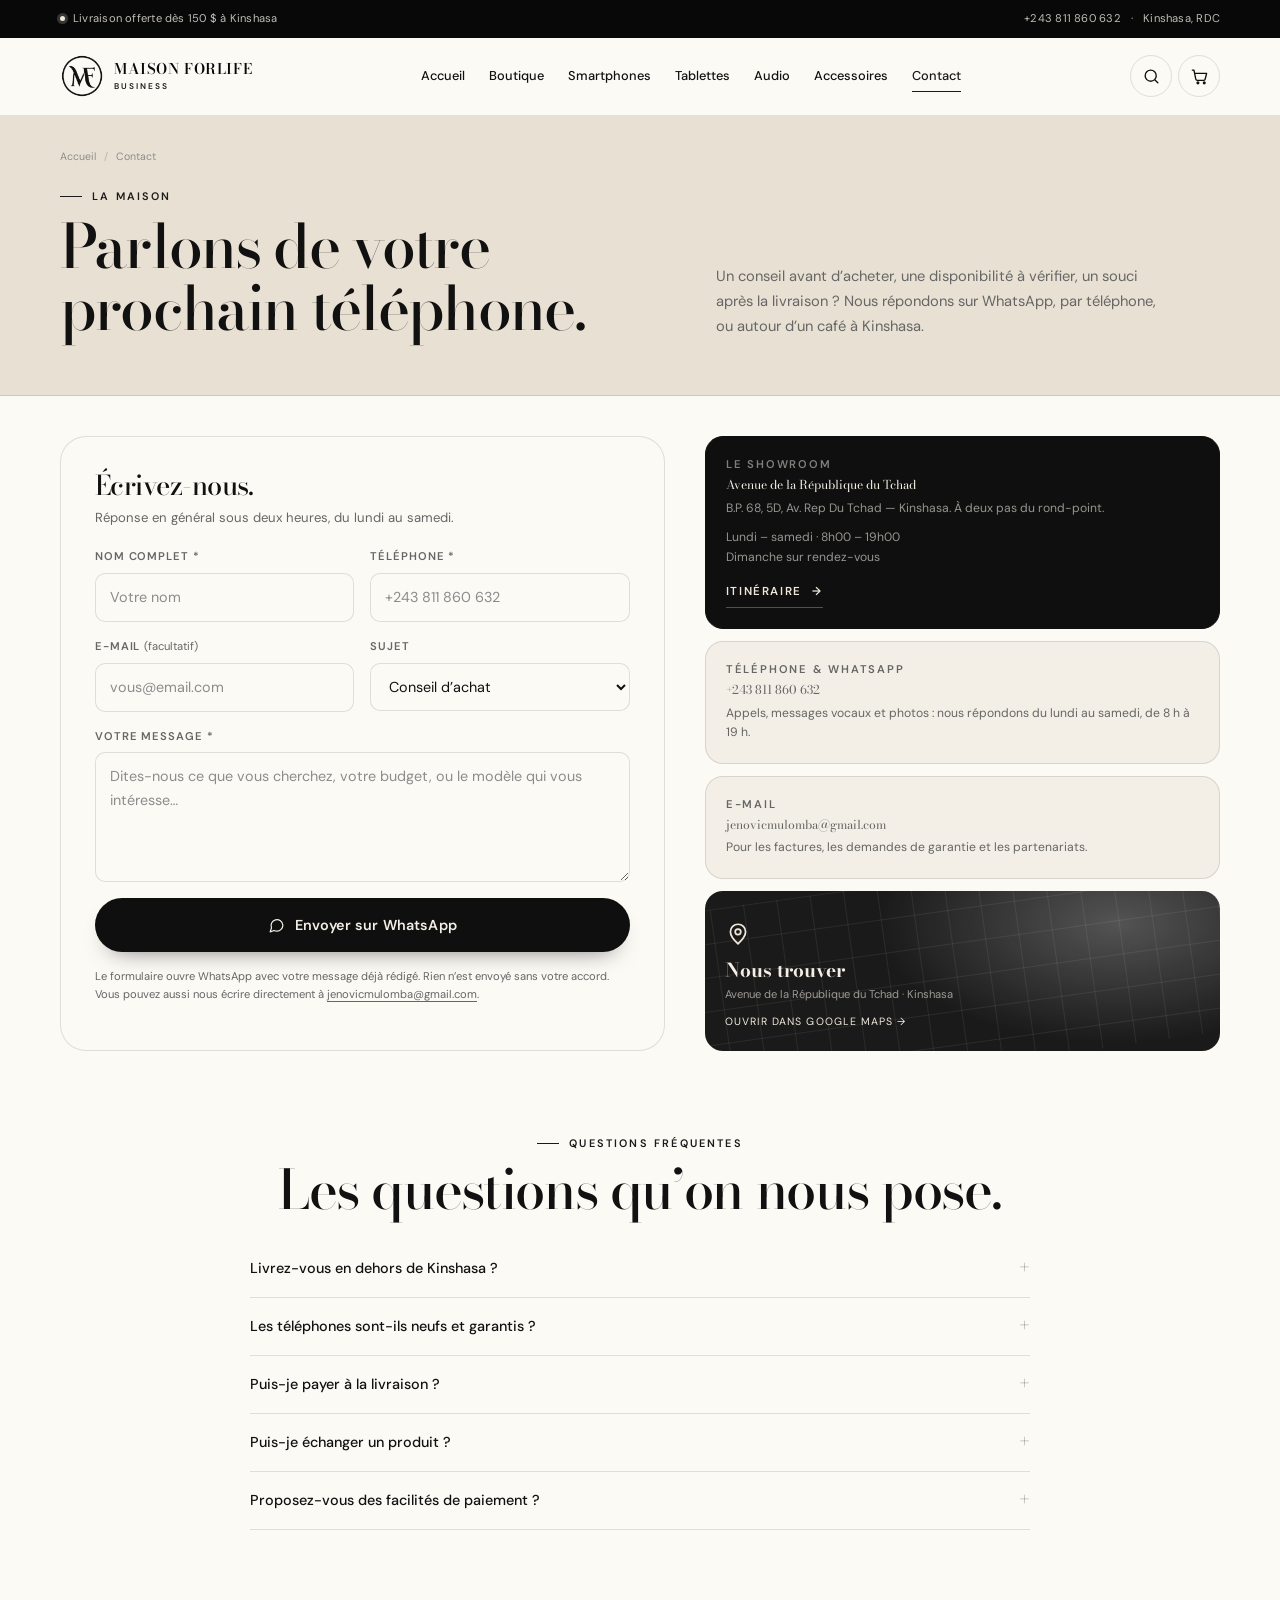
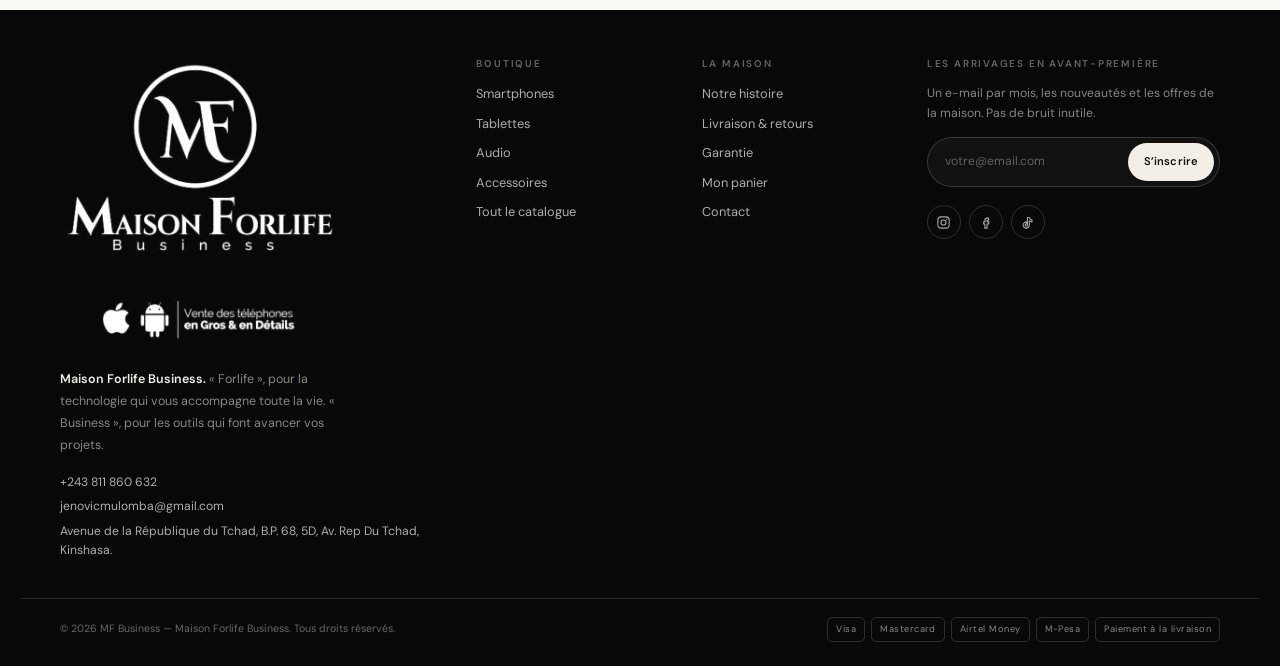
<file: contact.html>
<!DOCTYPE html>
<html lang="fr">
<head>
  <meta charset="utf-8">
  <meta name="viewport" content="width=device-width, initial-scale=1">
  <title>Contact &amp; showroom — MF Business | Kinshasa</title>
  <meta name="description" content="Une question, un conseil, une commande ? Écrivez à MF Business sur WhatsApp ou passez à la boutique à Kinshasa, RDC.">
  <meta name="theme-color" content="#0E2A22">
  <link rel="icon" href="favicon.png" type="image/png">
  <link rel="apple-touch-icon" href="assets/img/favicon.png">
  <link rel="preconnect" href="https://fonts.googleapis.com">
  <link rel="preconnect" href="https://fonts.gstatic.com" crossorigin>
  <link href="https://fonts.googleapis.com/css2?family=DM+Sans:wght@400;500;600;700&family=Bodoni+Moda:ital,wght@0,400;0,500;0,600;0,700;1,400;1,500&display=swap" rel="stylesheet">
  <link rel="stylesheet" href="css/style.css?v=20261116c">
</head>
<body>
  <a class="skip-link" href="#main">Aller au contenu</a>

  <div class="topbar">
    <div class="container topbar__inner">
      <p class="topbar__note"><span class="topbar__dot" aria-hidden="true"></span>Livraison offerte dès 150 $ à Kinshasa</p>
      <div class="topbar__links">
        <a href="tel:+243811860632">+243 811 860 632</a>
        <span aria-hidden="true">·</span>
        <a href="contact.html">Kinshasa, RDC</a>
      </div>
    </div>
  </div>

  <header class="site-header" data-header>
    <div class="container site-header__inner">
      <a class="brand" href="index.html" aria-label="Maison Forlife Business — accueil">
        <img class="brand__mark" src="assets/img/logo-monogram.png" alt="" width="44" height="44">
        <span class="brand__text">
          <span class="brand__name">Maison Forlife</span>
          <span class="brand__sub">Business</span>
        </span>
      </a>

      <nav class="nav" id="site-nav" aria-label="Navigation principale">
        <ul class="nav__list">
          <li><a href="index.html">Accueil</a></li>
          <li><a href="catalogue.html">Boutique</a></li>
          <li><a href="catalogue.html?categorie=smartphones">Smartphones</a></li>
          <li><a href="catalogue.html?categorie=tablettes">Tablettes</a></li>
          <li><a href="catalogue.html?categorie=audio">Audio</a></li>
          <li><a href="catalogue.html?categorie=accessoires">Accessoires</a></li>
          <li><a href="contact.html" aria-current="page">Contact</a></li>
        </ul>
        <div class="nav__aside">
          <p class="nav__aside-title">Besoin d’un conseil ?</p>
          <a class="nav__phone" href="tel:+243811860632">+243 811 860 632</a>
          <a class="btn btn--gold" href="https://wa.me/243811860632?text=Bonjour%20MF%20Business%20%F0%9F%91%8B" target="_blank" rel="noopener">Écrire sur WhatsApp</a>
        </div>
      </nav>

      <div class="header-actions">
        <button class="icon-btn" type="button" data-search-toggle aria-expanded="false" aria-controls="search-panel" aria-label="Rechercher un produit">
          <svg viewBox="0 0 24 24" fill="none" stroke="currentColor" stroke-width="1.7" stroke-linecap="round" aria-hidden="true"><circle cx="11" cy="11" r="7"/><path d="m20 20-3.6-3.6"/></svg>
        </button>
        <a class="icon-btn cart-btn" href="panier.html" aria-label="Voir le panier">
          <svg viewBox="0 0 24 24" fill="none" stroke="currentColor" stroke-width="1.7" stroke-linecap="round" stroke-linejoin="round" aria-hidden="true"><path d="M3 4h2l2.3 11.2a2 2 0 0 0 2 1.6h7.9a2 2 0 0 0 2-1.6L21 8H6"/><circle cx="10" cy="20" r="1.1"/><circle cx="18" cy="20" r="1.1"/></svg>
          <span class="cart-btn__count" data-cart-count hidden>0</span>
        </a>
        <button class="burger" type="button" data-menu-toggle aria-expanded="false" aria-controls="site-nav" aria-label="Ouvrir le menu">
          <span></span><span></span><span></span>
        </button>
      </div>
    </div>

    <div class="search-panel" id="search-panel" hidden>
      <form class="container search-panel__form" action="catalogue.html" method="get" role="search">
        <svg viewBox="0 0 24 24" fill="none" stroke="currentColor" stroke-width="1.7" stroke-linecap="round" aria-hidden="true"><circle cx="11" cy="11" r="7"/><path d="m20 20-3.6-3.6"/></svg>
        <label class="sr-only" for="site-search">Rechercher un produit</label>
        <input id="site-search" name="q" type="search" placeholder="iPhone, Samsung, écouteurs…" autocomplete="off">
        <button class="btn btn--dark btn--sm" type="submit">Rechercher</button>
      </form>
    </div>
  </header>

  <div class="nav-overlay" data-nav-overlay hidden></div>

  <main id="main">
    <section class="page-hero">
      <div class="container">
        <nav class="breadcrumb" aria-label="Fil d’Ariane">
          <a href="index.html">Accueil</a><span aria-hidden="true">/</span><span aria-current="page">Contact</span>
        </nav>
        <div class="page-hero__grid">
          <div>
            <p class="eyebrow">La maison</p>
            <h1>Parlons de votre prochain téléphone.</h1>
          </div>
          <p class="page-hero__lead">Un conseil avant d’acheter, une disponibilité à vérifier, un souci après la livraison ? Nous répondons sur WhatsApp, par téléphone, ou autour d’un café à Kinshasa.</p>
        </div>
      </div>
    </section>

    <section class="section--tight">
      <div class="container contact__grid">
        <div class="contact-card">
          <h2>Écrivez-nous.</h2>
          <p>Réponse en général sous deux heures, du lundi au samedi.</p>

          <form class="contact-form" data-contact-form novalidate>
            <div class="form-grid">
              <div class="field">
                <label for="c-name">Nom complet *</label>
                <input id="c-name" name="name" type="text" autocomplete="name" placeholder="Votre nom" required>
                <span class="field__error">Indiquez votre nom.</span>
              </div>
              <div class="field">
                <label for="c-phone">Téléphone *</label>
                <input id="c-phone" name="phone" type="tel" autocomplete="tel" placeholder="+243 811 860 632" required>
                <span class="field__error">Indiquez un numéro joignable.</span>
              </div>
              <div class="field">
                <label for="c-email">E-mail <span style="text-transform:none;letter-spacing:0;font-weight:400">(facultatif)</span></label>
                <input id="c-email" name="email" type="email" autocomplete="email" placeholder="vous@email.com">
                <span class="field__error">Cet e-mail semble incomplet.</span>
              </div>
              <div class="field">
                <label for="c-subject">Sujet</label>
                <select id="c-subject" name="subject">
                  <option>Conseil d’achat</option>
                  <option>Disponibilité d’un produit</option>
                  <option>Livraison</option>
                  <option>Garantie &amp; après-vente</option>
                  <option>Autre</option>
                </select>
              </div>
            </div>
            <div class="field">
              <label for="c-message">Votre message *</label>
              <textarea id="c-message" name="message" placeholder="Dites-nous ce que vous cherchez, votre budget, ou le modèle qui vous intéresse…" required></textarea>
              <span class="field__error">Écrivez-nous quelques mots.</span>
            </div>

            <button class="btn btn--dark btn--lg" type="submit">
              <svg viewBox="0 0 24 24" fill="none" stroke="currentColor" stroke-width="1.7" stroke-linecap="round" stroke-linejoin="round" aria-hidden="true"><path d="M21 11.5a8.4 8.4 0 0 1-8.5 8.4 9 9 0 0 1-3.9-.9L3 21l1.9-5.5a8.4 8.4 0 1 1 16.1-4z"/></svg>
              Envoyer sur WhatsApp
            </button>
            <p class="form-note">Le formulaire ouvre WhatsApp avec votre message déjà rédigé. Rien n’est envoyé sans votre accord. Vous pouvez aussi nous écrire directement à <a href="mailto:jenovicmulomba@gmail.com" style="text-decoration:underline;text-underline-offset:3px">jenovicmulomba@gmail.com</a>.</p>

            <div class="form-success" data-form-success role="status">
              Merci ! Votre message est prêt dans WhatsApp. Si l’application ne s’est pas ouverte, écrivez-nous au <a href="tel:+243811860632" style="text-decoration:underline">+243 811 860 632</a>.
            </div>
          </form>
        </div>

        <aside class="contact-aside" aria-label="Informations de contact">
          <div class="info-card info-card--dark">
            <h3>Le showroom</h3>
            <p class="info-card__value">Avenue de la République du Tchad</p>
            <p>B.P. 68, 5D, Av. Rep Du Tchad — Kinshasa. À deux pas du rond-point.</p>
            <p style="margin-top:10px">Lundi – samedi · 8h00 – 19h00<br>Dimanche sur rendez-vous</p>
            <a href="https://www.google.com/maps/search/?api=1&query=Avenue%20de%20la%20R%C3%A9publique%20du%20Tchad%2C%20Kinshasa%2C%20RDC" target="_blank" rel="noopener" class="link-arrow" style="margin-top:16px;color:var(--gold);border-color:rgba(217,174,95,.4)">Itinéraire <span aria-hidden="true">→</span></a>
          </div>

          <div class="info-card">
            <h3>Téléphone &amp; WhatsApp</h3>
            <p class="info-card__value"><a href="tel:+243811860632">+243 811 860 632</a></p>
            <p>Appels, messages vocaux et photos : nous répondons du lundi au samedi, de 8 h à 19 h.</p>
          </div>

          <div class="info-card">
            <h3>E-mail</h3>
            <p class="info-card__value"><a href="mailto:jenovicmulomba@gmail.com">jenovicmulomba@gmail.com</a></p>
            <p>Pour les factures, les demandes de garantie et les partenariats.</p>
          </div>

          <div class="map-card">
            <svg class="map-card__pin" viewBox="0 0 24 24" fill="none" stroke="currentColor" stroke-width="1.6" stroke-linecap="round" stroke-linejoin="round" aria-hidden="true"><path d="M12 21s7-6.1 7-11a7 7 0 1 0-14 0c0 4.9 7 11 7 11z"/><circle cx="12" cy="10" r="2.6"/></svg>
            <strong>Nous trouver</strong>
            <span>Avenue de la République du Tchad · Kinshasa</span>
            <a href="https://www.google.com/maps/search/?api=1&query=Avenue%20de%20la%20R%C3%A9publique%20du%20Tchad%2C%20Kinshasa%2C%20RDC" target="_blank" rel="noopener">Ouvrir dans Google Maps →</a>
          </div>
        </aside>
      </div>
    </section>

    <section class="section" id="faq" style="padding-top:20px">
      <div class="container">
        <div class="faq">
          <div class="faq__head">
            <p class="eyebrow" style="justify-content:center">Questions fréquentes</p>
            <h2 class="display">Les questions qu’on nous pose.</h2>
          </div>
          <details>
            <summary>Livrez-vous en dehors de Kinshasa ?</summary>
            <p>Oui. Nous expédions partout en RDC via un transporteur de confiance. Les frais et le délai sont confirmés sur WhatsApp avant l’envoi, et le colis est suivi jusqu’à destination.</p>
          </details>
          <details>
            <summary>Les téléphones sont-ils neufs et garantis ?</summary>
            <p>Tous nos appareils sont neufs, scellés et vérifiés avant la remise. Ils sont accompagnés d’une facture et d’une garantie boutique de 12 mois sur les défauts de fabrication. Les accessoires de la série MF Atelier sont garantis 24 mois.</p>
          </details>
          <details>
            <summary>Puis-je payer à la livraison ?</summary>
            <p>Oui, à Kinshasa : vous réglez en espèces ou par Mobile Money au moment de la réception. Pour les autres villes, un acompte peut être demandé pour couvrir l’expédition.</p>
          </details>
          <details>
            <summary>Puis-je échanger un produit ?</summary>
            <p>Un échange est possible sous 7 jours, si l’appareil n’a pas été activé et qu’il est dans son emballage d’origine avec ses accessoires. Les produits d’hygiène (écouteurs intra-auriculaires) ne sont ni repris ni échangés une fois ouverts.</p>
          </details>
          <details>
            <summary>Proposez-vous des facilités de paiement ?</summary>
            <p>Pour les achats importants, nous pouvons étudier un paiement en deux ou trois fois, en boutique, avec une pièce d’identité. Parlons-en avant de finaliser votre commande.</p>
          </details>
        </div>
      </div>
    </section>
  </main>

  <footer class="site-footer">
    <div class="container footer__top">
      <div>
        <a class="brand brand--footer" href="index.html" aria-label="Maison Forlife Business — accueil">
          <img class="brand__logo" src="assets/img/logo-full-white.png" alt="Maison Forlife Business — Vente de téléphones en gros et en détail" width="280" height="289">
        </a>
        <p class="footer__meaning"><strong>Maison Forlife Business.</strong> « Forlife », pour la technologie qui vous accompagne toute la vie. « Business », pour les outils qui font avancer vos projets.</p>
        <div class="footer__contact">
          <a href="tel:+243811860632">+243 811 860 632</a>
          <a href="mailto:jenovicmulomba@gmail.com">jenovicmulomba@gmail.com</a>
          <span>Avenue de la République du Tchad, B.P. 68, 5D, Av. Rep Du Tchad, Kinshasa.</span>
        </div>
      </div>
      <div class="footer__col">
        <h3>Boutique</h3>
        <ul>
          <li><a href="catalogue.html?categorie=smartphones">Smartphones</a></li>
          <li><a href="catalogue.html?categorie=tablettes">Tablettes</a></li>
          <li><a href="catalogue.html?categorie=audio">Audio</a></li>
          <li><a href="catalogue.html?categorie=accessoires">Accessoires</a></li>
          <li><a href="catalogue.html">Tout le catalogue</a></li>
        </ul>
      </div>
      <div class="footer__col">
        <h3>La maison</h3>
        <ul>
          <li><a href="a-propos.html">Notre histoire</a></li>
          <li><a href="contact.html#faq">Livraison &amp; retours</a></li>
          <li><a href="contact.html#faq">Garantie</a></li>
          <li><a href="panier.html">Mon panier</a></li>
          <li><a href="contact.html">Contact</a></li>
        </ul>
      </div>
      <div class="footer__news">
        <h3>Les arrivages en avant-première</h3>
        <p>Un e-mail par mois, les nouveautés et les offres de la maison. Pas de bruit inutile.</p>
        <form class="newsletter" data-newsletter>
          <label class="sr-only" for="nl-email">Votre adresse e-mail</label>
          <input id="nl-email" type="email" name="email" placeholder="votre@email.com" autocomplete="email" required>
          <button class="btn btn--gold btn--sm" type="submit">S’inscrire</button>
        </form>
        <div class="socials">
          <a href="https://www.instagram.com/" target="_blank" rel="noopener" aria-label="MF Business sur Instagram">
            <svg viewBox="0 0 24 24" fill="none" stroke="currentColor" stroke-width="1.7" aria-hidden="true"><rect x="3" y="3" width="18" height="18" rx="5"/><circle cx="12" cy="12" r="4"/><circle cx="17.4" cy="6.6" r="1" fill="currentColor" stroke="none"/></svg>
          </a>
          <a href="https://www.facebook.com/" target="_blank" rel="noopener" aria-label="MF Business sur Facebook">
            <svg viewBox="0 0 24 24" fill="none" stroke="currentColor" stroke-width="1.7" stroke-linejoin="round" aria-hidden="true"><path d="M14.5 8.5H17V5h-2.5A3.5 3.5 0 0 0 11 8.5V11H9v3.5h2V21h3.5v-6.5H17l.5-3.5h-3V8.5z"/></svg>
          </a>
          <a href="https://www.tiktok.com/" target="_blank" rel="noopener" aria-label="MF Business sur TikTok">
            <svg viewBox="0 0 24 24" fill="none" stroke="currentColor" stroke-width="1.7" stroke-linejoin="round" aria-hidden="true"><path d="M15 4c.4 2.4 1.9 3.9 4.2 4.2v3a6.7 6.7 0 0 1-4.2-1.7V16a5 5 0 1 1-4.4-5v3.2A1.9 1.9 0 1 0 12 16V4z"/></svg>
          </a>
        </div>
      </div>
    </div>
    <div class="container footer__bottom">
      <p>© <span data-year>2026</span> MF Business — Maison Forlife Business. Tous droits réservés.</p>
      <div class="payments" aria-label="Moyens de paiement acceptés">
        <span>Visa</span><span>Mastercard</span><span>Airtel Money</span><span>M-Pesa</span><span>Paiement à la livraison</span>
      </div>
    </div>
  </footer>

  <div class="toast-stack" data-toasts aria-live="polite"></div>

  <script src="js/data.js?v=20261116c" defer></script>
  <script src="js/catalog.js?v=20261116c" defer></script>
  <script src="js/app.js?v=20261116c" defer></script>
  <script src="js/contact.js?v=20261116c" defer></script>
</body>
</html>
</file>
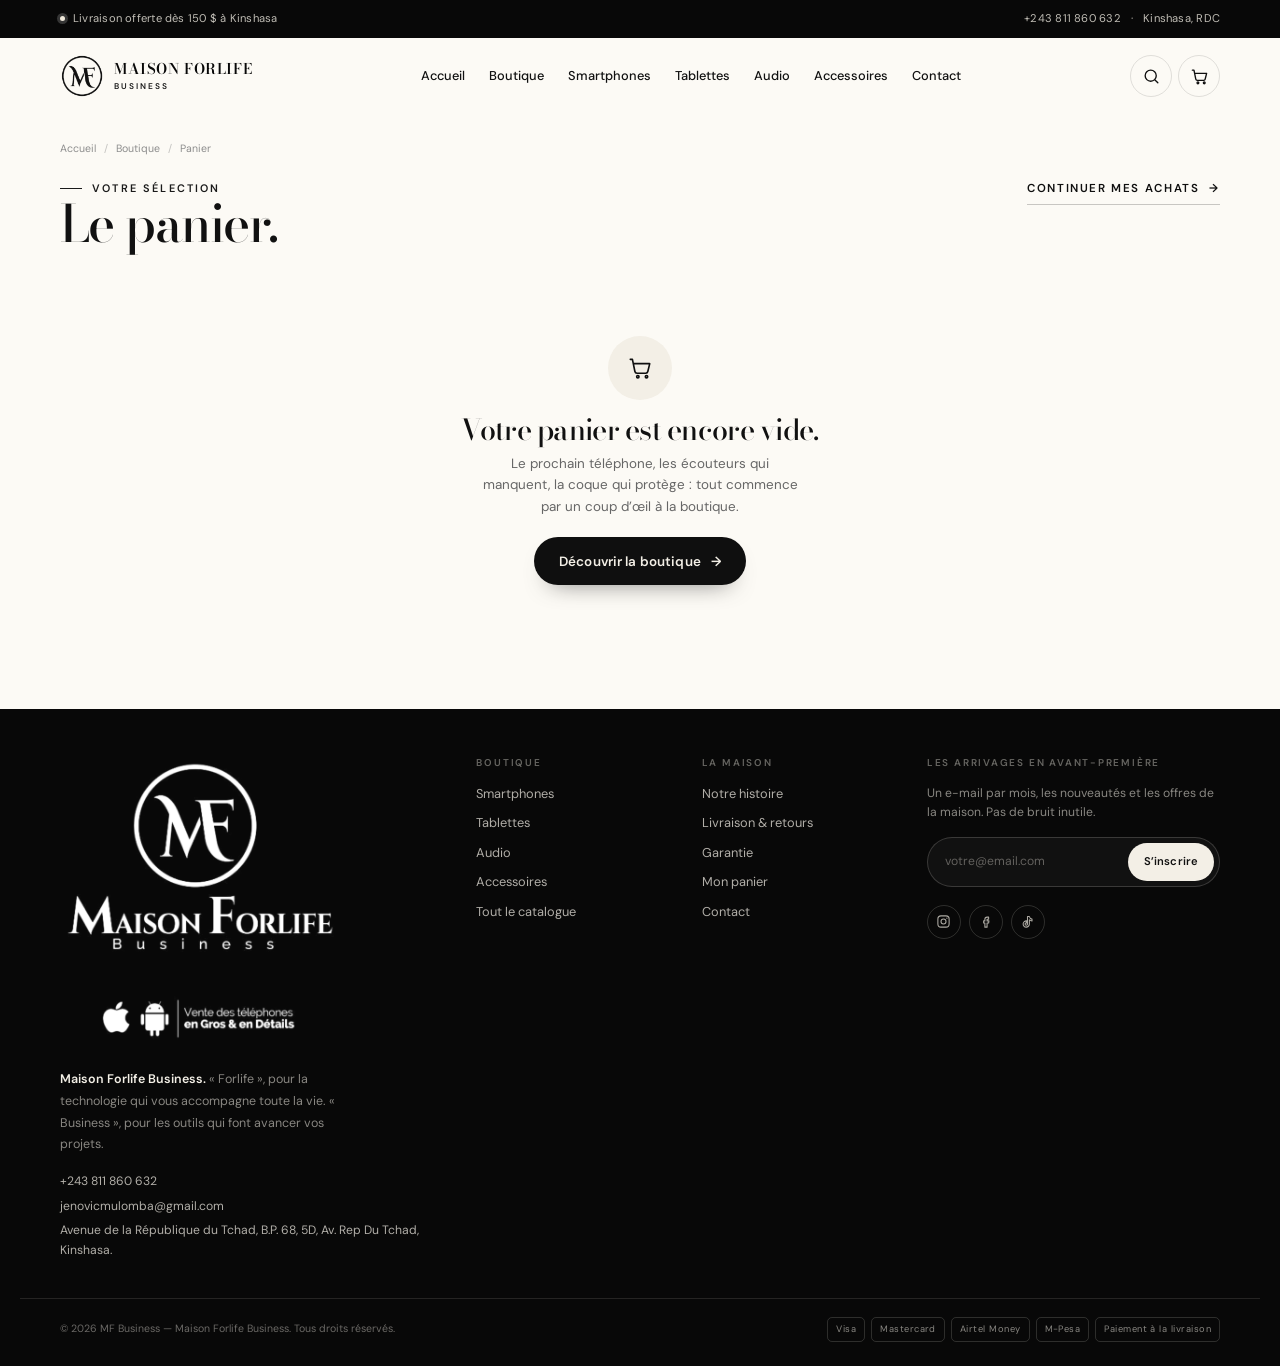
<file: panier.html>
<!DOCTYPE html>
<html lang="fr">
<head>
  <meta charset="utf-8">
  <meta name="viewport" content="width=device-width, initial-scale=1">
  <title>Votre panier — MF Business</title>
  <meta name="description" content="Retrouvez votre sélection MF Business, ajustez les quantités et finalisez votre commande sur WhatsApp. Paiement à la livraison.">
  <meta name="theme-color" content="#0E2A22">
  <meta name="robots" content="noindex">
  <link rel="icon" href="favicon.png" type="image/png">
  <link rel="apple-touch-icon" href="assets/img/favicon.png">
  <link rel="preconnect" href="https://fonts.googleapis.com">
  <link rel="preconnect" href="https://fonts.gstatic.com" crossorigin>
  <link href="https://fonts.googleapis.com/css2?family=DM+Sans:wght@400;500;600;700&family=Bodoni+Moda:ital,wght@0,400;0,500;0,600;0,700;1,400;1,500&display=swap" rel="stylesheet">
  <link rel="stylesheet" href="css/style.css?v=20261116c">
</head>
<body>
  <a class="skip-link" href="#main">Aller au contenu</a>

  <div class="topbar">
    <div class="container topbar__inner">
      <p class="topbar__note"><span class="topbar__dot" aria-hidden="true"></span>Livraison offerte dès 150 $ à Kinshasa</p>
      <div class="topbar__links">
        <a href="tel:+243811860632">+243 811 860 632</a>
        <span aria-hidden="true">·</span>
        <a href="contact.html">Kinshasa, RDC</a>
      </div>
    </div>
  </div>

  <header class="site-header" data-header>
    <div class="container site-header__inner">
      <a class="brand" href="index.html" aria-label="Maison Forlife Business — accueil">
        <img class="brand__mark" src="assets/img/logo-monogram.png" alt="" width="44" height="44">
        <span class="brand__text">
          <span class="brand__name">Maison Forlife</span>
          <span class="brand__sub">Business</span>
        </span>
      </a>

      <nav class="nav" id="site-nav" aria-label="Navigation principale">
        <ul class="nav__list">
          <li><a href="index.html">Accueil</a></li>
          <li><a href="catalogue.html">Boutique</a></li>
          <li><a href="catalogue.html?categorie=smartphones">Smartphones</a></li>
          <li><a href="catalogue.html?categorie=tablettes">Tablettes</a></li>
          <li><a href="catalogue.html?categorie=audio">Audio</a></li>
          <li><a href="catalogue.html?categorie=accessoires">Accessoires</a></li>
          <li><a href="contact.html">Contact</a></li>
        </ul>
        <div class="nav__aside">
          <p class="nav__aside-title">Besoin d’un conseil ?</p>
          <a class="nav__phone" href="tel:+243811860632">+243 811 860 632</a>
          <a class="btn btn--gold" href="https://wa.me/243811860632?text=Bonjour%20MF%20Business%20%F0%9F%91%8B" target="_blank" rel="noopener">Écrire sur WhatsApp</a>
        </div>
      </nav>

      <div class="header-actions">
        <button class="icon-btn" type="button" data-search-toggle aria-expanded="false" aria-controls="search-panel" aria-label="Rechercher un produit">
          <svg viewBox="0 0 24 24" fill="none" stroke="currentColor" stroke-width="1.7" stroke-linecap="round" aria-hidden="true"><circle cx="11" cy="11" r="7"/><path d="m20 20-3.6-3.6"/></svg>
        </button>
        <a class="icon-btn cart-btn" href="panier.html" aria-current="page" aria-label="Voir le panier">
          <svg viewBox="0 0 24 24" fill="none" stroke="currentColor" stroke-width="1.7" stroke-linecap="round" stroke-linejoin="round" aria-hidden="true"><path d="M3 4h2l2.3 11.2a2 2 0 0 0 2 1.6h7.9a2 2 0 0 0 2-1.6L21 8H6"/><circle cx="10" cy="20" r="1.1"/><circle cx="18" cy="20" r="1.1"/></svg>
          <span class="cart-btn__count" data-cart-count hidden>0</span>
        </a>
        <button class="burger" type="button" data-menu-toggle aria-expanded="false" aria-controls="site-nav" aria-label="Ouvrir le menu">
          <span></span><span></span><span></span>
        </button>
      </div>
    </div>

    <div class="search-panel" id="search-panel" hidden>
      <form class="container search-panel__form" action="catalogue.html" method="get" role="search">
        <svg viewBox="0 0 24 24" fill="none" stroke="currentColor" stroke-width="1.7" stroke-linecap="round" aria-hidden="true"><circle cx="11" cy="11" r="7"/><path d="m20 20-3.6-3.6"/></svg>
        <label class="sr-only" for="site-search">Rechercher un produit</label>
        <input id="site-search" name="q" type="search" placeholder="iPhone, Samsung, écouteurs…" autocomplete="off">
        <button class="btn btn--dark btn--sm" type="submit">Rechercher</button>
      </form>
    </div>
  </header>

  <div class="nav-overlay" data-nav-overlay hidden></div>

  <main id="main">
    <section class="section--tight" style="padding-top:26px">
      <div class="container">
        <nav class="breadcrumb" aria-label="Fil d’Ariane">
          <a href="index.html">Accueil</a><span aria-hidden="true">/</span>
          <a href="catalogue.html">Boutique</a><span aria-hidden="true">/</span>
          <span aria-current="page">Panier</span>
        </nav>

        <div class="cart__head">
          <div>
            <p class="eyebrow">Votre sélection</p>
            <h1>Le panier.</h1>
          </div>
          <a class="link-arrow" href="catalogue.html">Continuer mes achats <span aria-hidden="true">→</span></a>
        </div>

        <div class="cart__grid" data-cart-view hidden>
          <div class="cart__items" data-cart-items></div>

          <aside class="cart-summary" aria-label="Récapitulatif du panier">
            <h2>Récapitulatif</h2>
            <div class="cart-summary__lines" data-summary-lines></div>

            <div class="cart-summary__progress">
              <div class="progress"><span data-progress style="width:0%"></span></div>
              <p data-progress-text></p>
            </div>

            <div class="cart-summary__total"><span>Total</span><strong data-total>0 $</strong></div>

            <a class="btn btn--whatsapp btn--block" data-checkout href="#" target="_blank" rel="noopener">
              <svg viewBox="0 0 24 24" fill="none" stroke="currentColor" stroke-width="1.7" stroke-linecap="round" stroke-linejoin="round" aria-hidden="true"><path d="M21 11.5a8.4 8.4 0 0 1-8.5 8.4 9 9 0 0 1-3.9-.9L3 21l1.9-5.5a8.4 8.4 0 1 1 16.1-4z"/></svg>
              Finaliser sur WhatsApp
            </a>
            <a class="btn btn--outline btn--block" href="contact.html" style="margin-top:8px">Poser une question</a>

            <p class="cart-summary__note">Aucun paiement en ligne : nous confirmons la disponibilité sur WhatsApp, puis vous réglez à la livraison ou en boutique.</p>
            <button class="filters__reset" type="button" data-clear-cart style="width:100%">Vider le panier</button>

            <div class="payments" aria-label="Moyens de paiement acceptés">
              <span>Airtel Money</span><span>M-Pesa</span><span>Espèces</span>
            </div>
          </aside>
        </div>

        <div class="cart-empty" data-cart-empty hidden>
          <span class="cart-empty__icon" aria-hidden="true">
            <svg viewBox="0 0 24 24" fill="none" stroke="currentColor" stroke-width="1.5" stroke-linecap="round" stroke-linejoin="round"><path d="M3 4h2l2.3 11.2a2 2 0 0 0 2 1.6h7.9a2 2 0 0 0 2-1.6L21 8H6"/><circle cx="10" cy="20" r="1.1"/><circle cx="18" cy="20" r="1.1"/></svg>
          </span>
          <h2 class="display">Votre panier est encore vide.</h2>
          <p>Le prochain téléphone, les écouteurs qui manquent, la coque qui protège : tout commence par un coup d’œil à la boutique.</p>
          <a class="btn btn--dark" href="catalogue.html">Découvrir la boutique <span aria-hidden="true">→</span></a>
        </div>
      </div>
    </section>
  </main>

  <footer class="site-footer">
    <div class="container footer__top">
      <div>
        <a class="brand brand--footer" href="index.html" aria-label="Maison Forlife Business — accueil">
          <img class="brand__logo" src="assets/img/logo-full-white.png" alt="Maison Forlife Business — Vente de téléphones en gros et en détail" width="280" height="289">
        </a>
        <p class="footer__meaning"><strong>Maison Forlife Business.</strong> « Forlife », pour la technologie qui vous accompagne toute la vie. « Business », pour les outils qui font avancer vos projets.</p>
        <div class="footer__contact">
          <a href="tel:+243811860632">+243 811 860 632</a>
          <a href="mailto:jenovicmulomba@gmail.com">jenovicmulomba@gmail.com</a>
          <span>Avenue de la République du Tchad, B.P. 68, 5D, Av. Rep Du Tchad, Kinshasa.</span>
        </div>
      </div>
      <div class="footer__col">
        <h3>Boutique</h3>
        <ul>
          <li><a href="catalogue.html?categorie=smartphones">Smartphones</a></li>
          <li><a href="catalogue.html?categorie=tablettes">Tablettes</a></li>
          <li><a href="catalogue.html?categorie=audio">Audio</a></li>
          <li><a href="catalogue.html?categorie=accessoires">Accessoires</a></li>
          <li><a href="catalogue.html">Tout le catalogue</a></li>
        </ul>
      </div>
      <div class="footer__col">
        <h3>La maison</h3>
        <ul>
          <li><a href="a-propos.html">Notre histoire</a></li>
          <li><a href="contact.html#faq">Livraison &amp; retours</a></li>
          <li><a href="contact.html#faq">Garantie</a></li>
          <li><a href="panier.html">Mon panier</a></li>
          <li><a href="contact.html">Contact</a></li>
        </ul>
      </div>
      <div class="footer__news">
        <h3>Les arrivages en avant-première</h3>
        <p>Un e-mail par mois, les nouveautés et les offres de la maison. Pas de bruit inutile.</p>
        <form class="newsletter" data-newsletter>
          <label class="sr-only" for="nl-email">Votre adresse e-mail</label>
          <input id="nl-email" type="email" name="email" placeholder="votre@email.com" autocomplete="email" required>
          <button class="btn btn--gold btn--sm" type="submit">S’inscrire</button>
        </form>
        <div class="socials">
          <a href="https://www.instagram.com/" target="_blank" rel="noopener" aria-label="MF Business sur Instagram">
            <svg viewBox="0 0 24 24" fill="none" stroke="currentColor" stroke-width="1.7" aria-hidden="true"><rect x="3" y="3" width="18" height="18" rx="5"/><circle cx="12" cy="12" r="4"/><circle cx="17.4" cy="6.6" r="1" fill="currentColor" stroke="none"/></svg>
          </a>
          <a href="https://www.facebook.com/" target="_blank" rel="noopener" aria-label="MF Business sur Facebook">
            <svg viewBox="0 0 24 24" fill="none" stroke="currentColor" stroke-width="1.7" stroke-linejoin="round" aria-hidden="true"><path d="M14.5 8.5H17V5h-2.5A3.5 3.5 0 0 0 11 8.5V11H9v3.5h2V21h3.5v-6.5H17l.5-3.5h-3V8.5z"/></svg>
          </a>
          <a href="https://www.tiktok.com/" target="_blank" rel="noopener" aria-label="MF Business sur TikTok">
            <svg viewBox="0 0 24 24" fill="none" stroke="currentColor" stroke-width="1.7" stroke-linejoin="round" aria-hidden="true"><path d="M15 4c.4 2.4 1.9 3.9 4.2 4.2v3a6.7 6.7 0 0 1-4.2-1.7V16a5 5 0 1 1-4.4-5v3.2A1.9 1.9 0 1 0 12 16V4z"/></svg>
          </a>
        </div>
      </div>
    </div>
    <div class="container footer__bottom">
      <p>© <span data-year>2026</span> MF Business — Maison Forlife Business. Tous droits réservés.</p>
      <div class="payments" aria-label="Moyens de paiement acceptés">
        <span>Visa</span><span>Mastercard</span><span>Airtel Money</span><span>M-Pesa</span><span>Paiement à la livraison</span>
      </div>
    </div>
  </footer>

  <div class="toast-stack" data-toasts aria-live="polite"></div>

  <script src="js/data.js?v=20261116c" defer></script>
  <script src="js/catalog.js?v=20261116c" defer></script>
  <script src="js/app.js?v=20261116c" defer></script>
  <script src="js/panier.js?v=20261116c" defer></script>
</body>
</html>
</file>
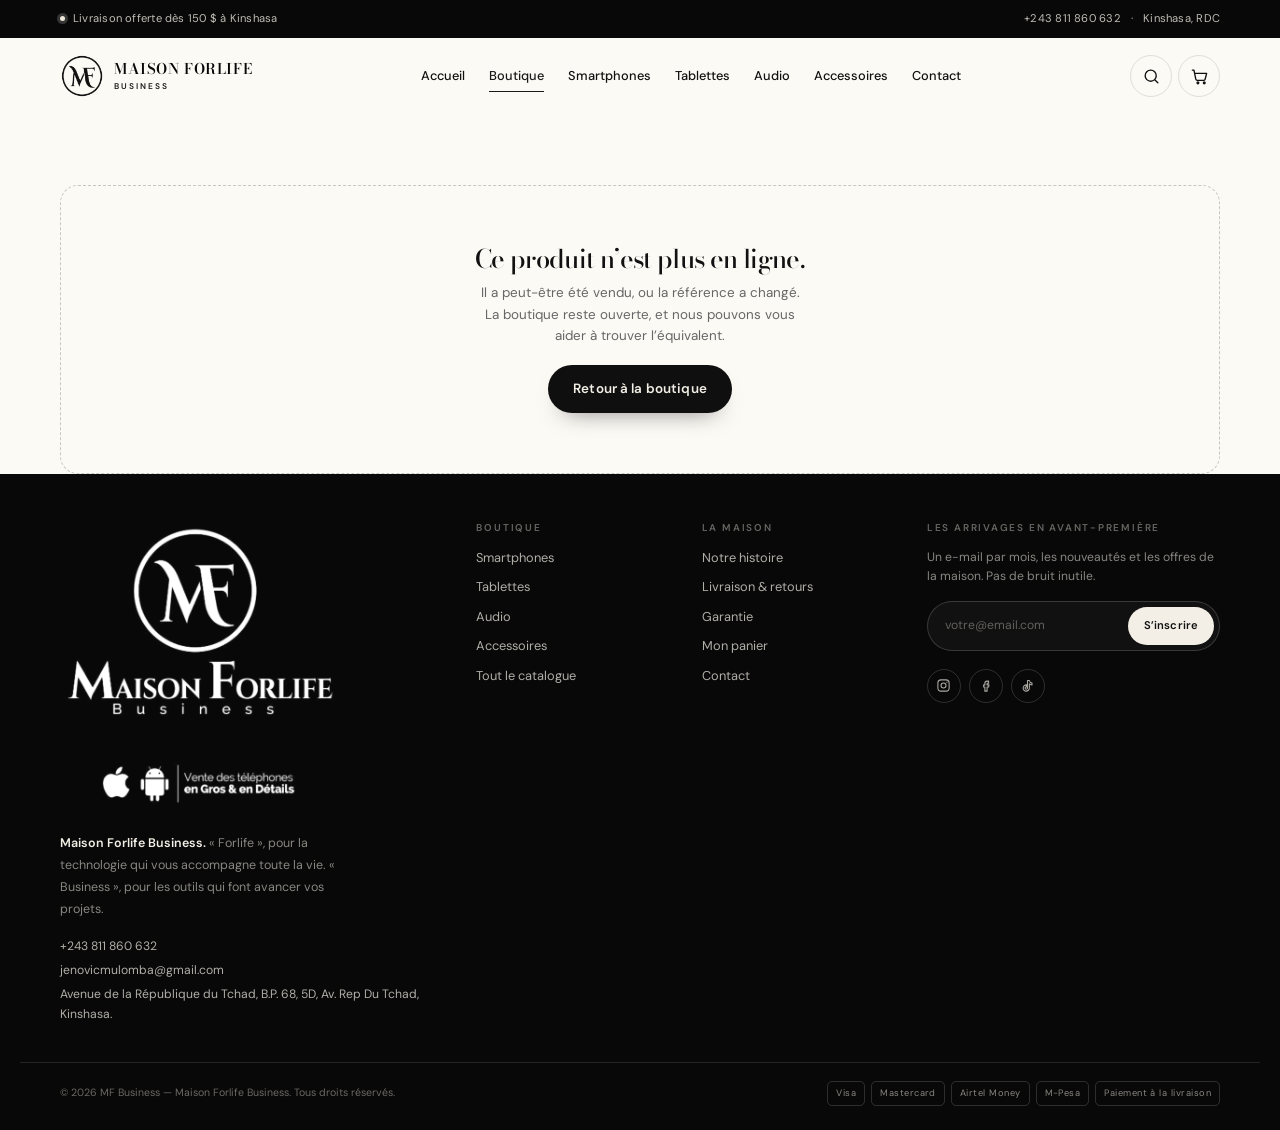
<file: produit.html>
<!DOCTYPE html>
<html lang="fr">
<head>
  <meta charset="utf-8">
  <meta name="viewport" content="width=device-width, initial-scale=1">
  <title>Fiche produit — MF Business</title>
  <meta name="description" content="Découvrez les caractéristiques, le prix et la disponibilité de nos téléphones, tablettes et accessoires chez MF Business.">
  <meta name="theme-color" content="#0E2A22">
  <link rel="icon" href="favicon.png" type="image/png">
  <link rel="apple-touch-icon" href="assets/img/favicon.png">
  <link rel="preconnect" href="https://fonts.googleapis.com">
  <link rel="preconnect" href="https://fonts.gstatic.com" crossorigin>
  <link href="https://fonts.googleapis.com/css2?family=DM+Sans:wght@400;500;600;700&family=Bodoni+Moda:ital,wght@0,400;0,500;0,600;0,700;1,400;1,500&display=swap" rel="stylesheet">
  <link rel="stylesheet" href="css/style.css?v=20261116c">
</head>
<body>
  <a class="skip-link" href="#main">Aller au contenu</a>

  <div class="topbar">
    <div class="container topbar__inner">
      <p class="topbar__note"><span class="topbar__dot" aria-hidden="true"></span>Livraison offerte dès 150 $ à Kinshasa</p>
      <div class="topbar__links">
        <a href="tel:+243811860632">+243 811 860 632</a>
        <span aria-hidden="true">·</span>
        <a href="contact.html">Kinshasa, RDC</a>
      </div>
    </div>
  </div>

  <header class="site-header" data-header>
    <div class="container site-header__inner">
      <a class="brand" href="index.html" aria-label="Maison Forlife Business — accueil">
        <img class="brand__mark" src="assets/img/logo-monogram.png" alt="" width="44" height="44">
        <span class="brand__text">
          <span class="brand__name">Maison Forlife</span>
          <span class="brand__sub">Business</span>
        </span>
      </a>

      <nav class="nav" id="site-nav" aria-label="Navigation principale">
        <ul class="nav__list">
          <li><a href="index.html">Accueil</a></li>
          <li><a href="catalogue.html" aria-current="page">Boutique</a></li>
          <li><a href="catalogue.html?categorie=smartphones">Smartphones</a></li>
          <li><a href="catalogue.html?categorie=tablettes">Tablettes</a></li>
          <li><a href="catalogue.html?categorie=audio">Audio</a></li>
          <li><a href="catalogue.html?categorie=accessoires">Accessoires</a></li>
          <li><a href="contact.html">Contact</a></li>
        </ul>
        <div class="nav__aside">
          <p class="nav__aside-title">Besoin d’un conseil ?</p>
          <a class="nav__phone" href="tel:+243811860632">+243 811 860 632</a>
          <a class="btn btn--gold" href="https://wa.me/243811860632?text=Bonjour%20MF%20Business%20%F0%9F%91%8B" target="_blank" rel="noopener">Écrire sur WhatsApp</a>
        </div>
      </nav>

      <div class="header-actions">
        <button class="icon-btn" type="button" data-search-toggle aria-expanded="false" aria-controls="search-panel" aria-label="Rechercher un produit">
          <svg viewBox="0 0 24 24" fill="none" stroke="currentColor" stroke-width="1.7" stroke-linecap="round" aria-hidden="true"><circle cx="11" cy="11" r="7"/><path d="m20 20-3.6-3.6"/></svg>
        </button>
        <a class="icon-btn cart-btn" href="panier.html" aria-label="Voir le panier">
          <svg viewBox="0 0 24 24" fill="none" stroke="currentColor" stroke-width="1.7" stroke-linecap="round" stroke-linejoin="round" aria-hidden="true"><path d="M3 4h2l2.3 11.2a2 2 0 0 0 2 1.6h7.9a2 2 0 0 0 2-1.6L21 8H6"/><circle cx="10" cy="20" r="1.1"/><circle cx="18" cy="20" r="1.1"/></svg>
          <span class="cart-btn__count" data-cart-count hidden>0</span>
        </a>
        <button class="burger" type="button" data-menu-toggle aria-expanded="false" aria-controls="site-nav" aria-label="Ouvrir le menu">
          <span></span><span></span><span></span>
        </button>
      </div>
    </div>

    <div class="search-panel" id="search-panel" hidden>
      <form class="container search-panel__form" action="catalogue.html" method="get" role="search">
        <svg viewBox="0 0 24 24" fill="none" stroke="currentColor" stroke-width="1.7" stroke-linecap="round" aria-hidden="true"><circle cx="11" cy="11" r="7"/><path d="m20 20-3.6-3.6"/></svg>
        <label class="sr-only" for="site-search">Rechercher un produit</label>
        <input id="site-search" name="q" type="search" placeholder="iPhone, Samsung, écouteurs…" autocomplete="off">
        <button class="btn btn--dark btn--sm" type="submit">Rechercher</button>
      </form>
    </div>
  </header>

  <div class="nav-overlay" data-nav-overlay hidden></div>

  <main id="main">
    <section class="product">
      <div class="container" data-product-view>
        <nav class="breadcrumb" aria-label="Fil d’Ariane">
          <a href="index.html">Accueil</a><span aria-hidden="true">/</span>
          <a href="catalogue.html">Boutique</a><span aria-hidden="true">/</span>
          <span data-breadcrumb-name aria-current="page">Produit</span>
        </nav>

        <div class="product__grid">
          <div class="product__gallery">
            <div class="product__stage" data-stage>
              <span class="badge" data-product-badge hidden></span>
              <img data-product-image src="assets/img/products/photos/iphone-15-pro-max.webp" alt="" width="800" height="800">
              <span class="product__watermark" aria-hidden="true">MF</span>
            </div>
            <ul class="product__assurances">
              <li>
                <svg viewBox="0 0 24 24" fill="none" stroke="currentColor" stroke-width="1.6" stroke-linecap="round" stroke-linejoin="round" aria-hidden="true"><path d="M12 3l7 3v5.6c0 4.1-2.9 7.2-7 9.4-4.1-2.2-7-5.3-7-9.4V6z"/><path d="m9 12 2 2 4-4"/></svg>
                Garantie 12 mois
              </li>
              <li>
                <svg viewBox="0 0 24 24" fill="none" stroke="currentColor" stroke-width="1.6" stroke-linecap="round" stroke-linejoin="round" aria-hidden="true"><path d="M3 7h11v9H3z"/><path d="M14 10h4l3 3v3h-7"/><circle cx="7" cy="18" r="1.8"/><circle cx="17.5" cy="18" r="1.8"/></svg>
                Livraison 24–48 h
              </li>
              <li>
                <svg viewBox="0 0 24 24" fill="none" stroke="currentColor" stroke-width="1.6" stroke-linecap="round" stroke-linejoin="round" aria-hidden="true"><rect x="2.5" y="6" width="19" height="12" rx="2.5"/><path d="M2.5 10h19"/></svg>
                Paiement à la livraison
              </li>
            </ul>
          </div>

          <div class="product__info">
            <p class="product__brand" data-product-brand></p>
            <h1 class="product__title" data-product-name>Produit</h1>
            <div class="product__rating">
              <span data-product-stars></span>
              <span class="rating__count" data-product-reviews></span>
              <span class="stock" data-product-stock>En stock</span>
            </div>
            <p class="product__desc" data-product-desc></p>

            <div class="product__price">
              <strong data-product-price></strong>
              <s data-product-old hidden></s>
              <span class="save" data-product-save hidden></span>
            </div>
            <p class="product__installment" data-product-installment></p>

            <div class="product__option" data-color-option hidden>
              <div class="option-head"><span>Couleur</span><strong data-color-name></strong></div>
              <div class="swatches" data-colors role="radiogroup" aria-label="Choisir une couleur"></div>
            </div>

            <div class="product__buy">
              <div class="qty">
                <button type="button" data-qty-minus aria-label="Diminuer la quantité">−</button>
                <input id="quantity" type="number" value="1" min="1" max="20" inputmode="numeric" aria-label="Quantité">
                <button type="button" data-qty-plus aria-label="Augmenter la quantité">+</button>
              </div>
              <button class="btn btn--dark btn--lg" type="button" data-add-to-cart data-id="" data-variant="">Ajouter au panier</button>
            </div>
            <a class="btn btn--whatsapp btn--block" data-whatsapp-product href="#" target="_blank" rel="noopener">
              <svg viewBox="0 0 24 24" fill="none" stroke="currentColor" stroke-width="1.7" stroke-linecap="round" stroke-linejoin="round" aria-hidden="true"><path d="M21 11.5a8.4 8.4 0 0 1-8.5 8.4 9 9 0 0 1-3.9-.9L3 21l1.9-5.5a8.4 8.4 0 1 1 16.1-4z"/></svg>
              Commander sur WhatsApp
            </a>

            <ul class="reassurance-list">
              <li><svg viewBox="0 0 24 24" fill="none" stroke="currentColor" stroke-width="1.8" stroke-linecap="round" stroke-linejoin="round" aria-hidden="true"><path d="m5 12 4 4 10-10"/></svg>Appareil neuf, scellé et vérifié</li>
              <li><svg viewBox="0 0 24 24" fill="none" stroke="currentColor" stroke-width="1.8" stroke-linecap="round" stroke-linejoin="round" aria-hidden="true"><path d="m5 12 4 4 10-10"/></svg>Facture et garantie remises</li>
              <li><svg viewBox="0 0 24 24" fill="none" stroke="currentColor" stroke-width="1.8" stroke-linecap="round" stroke-linejoin="round" aria-hidden="true"><path d="m5 12 4 4 10-10"/></svg>Retrait possible en boutique</li>
              <li><svg viewBox="0 0 24 24" fill="none" stroke="currentColor" stroke-width="1.8" stroke-linecap="round" stroke-linejoin="round" aria-hidden="true"><path d="m5 12 4 4 10-10"/></svg>Conseil après-vente sur WhatsApp</li>
            </ul>

            <div class="tabs" data-tabs>
              <div class="tabs__nav" role="tablist" aria-label="Informations produit">
                <button class="tab" type="button" role="tab" id="tab-desc" aria-controls="panel-desc" aria-selected="true">Description</button>
                <button class="tab" type="button" role="tab" id="tab-specs" aria-controls="panel-specs" aria-selected="false">Caractéristiques</button>
                <button class="tab" type="button" role="tab" id="tab-delivery" aria-controls="panel-delivery" aria-selected="false">Livraison</button>
              </div>
              <div class="tabs__panel" role="tabpanel" id="panel-desc" aria-labelledby="tab-desc" data-panel>
                <ul data-product-features></ul>
              </div>
              <div class="tabs__panel" role="tabpanel" id="panel-specs" aria-labelledby="tab-specs" data-panel hidden>
                <table class="spec-table"><tbody data-product-specs></tbody></table>
              </div>
              <div class="tabs__panel" role="tabpanel" id="panel-delivery" aria-labelledby="tab-delivery" data-panel hidden>
                <p>Livraison à domicile ou au bureau à Kinshasa sous 24 à 48 h ouvrées. Livraison offerte dès 150 $ d’achat, sinon 5 $.</p>
                <p style="margin-top:10px">Paiement à la réception (espèces, Mobile Money) ou retrait à la boutique de Gombe. Un échange est possible sous 7 jours si l’appareil n’a pas été activé, dans son emballage d’origine.</p>
              </div>
            </div>
          </div>
        </div>

        <section class="related" data-related hidden>
          <div class="section-head">
            <div>
              <p class="eyebrow">À découvrir aussi</p>
              <h2 class="display">Dans le même esprit.</h2>
            </div>
            <a class="link-arrow" href="catalogue.html">Tout le catalogue <span aria-hidden="true">→</span></a>
          </div>
          <div class="product-grid" data-related-grid></div>
        </section>
      </div>

      <div class="container" data-product-missing hidden>
        <div class="empty-state" style="margin-top:40px">
          <h2 class="display">Ce produit n’est plus en ligne.</h2>
          <p>Il a peut-être été vendu, ou la référence a changé. La boutique reste ouverte, et nous pouvons vous aider à trouver l’équivalent.</p>
          <a class="btn btn--dark" href="catalogue.html">Retour à la boutique</a>
        </div>
      </div>
    </section>
  </main>

  <footer class="site-footer">
    <div class="container footer__top">
      <div>
        <a class="brand brand--footer" href="index.html" aria-label="Maison Forlife Business — accueil">
          <img class="brand__logo" src="assets/img/logo-full-white.png" alt="Maison Forlife Business — Vente de téléphones en gros et en détail" width="280" height="289">
        </a>
        <p class="footer__meaning"><strong>Maison Forlife Business.</strong> « Forlife », pour la technologie qui vous accompagne toute la vie. « Business », pour les outils qui font avancer vos projets.</p>
        <div class="footer__contact">
          <a href="tel:+243811860632">+243 811 860 632</a>
          <a href="mailto:jenovicmulomba@gmail.com">jenovicmulomba@gmail.com</a>
          <span>Avenue de la République du Tchad, B.P. 68, 5D, Av. Rep Du Tchad, Kinshasa.</span>
        </div>
      </div>
      <div class="footer__col">
        <h3>Boutique</h3>
        <ul>
          <li><a href="catalogue.html?categorie=smartphones">Smartphones</a></li>
          <li><a href="catalogue.html?categorie=tablettes">Tablettes</a></li>
          <li><a href="catalogue.html?categorie=audio">Audio</a></li>
          <li><a href="catalogue.html?categorie=accessoires">Accessoires</a></li>
          <li><a href="catalogue.html">Tout le catalogue</a></li>
        </ul>
      </div>
      <div class="footer__col">
        <h3>La maison</h3>
        <ul>
          <li><a href="a-propos.html">Notre histoire</a></li>
          <li><a href="contact.html#faq">Livraison &amp; retours</a></li>
          <li><a href="contact.html#faq">Garantie</a></li>
          <li><a href="panier.html">Mon panier</a></li>
          <li><a href="contact.html">Contact</a></li>
        </ul>
      </div>
      <div class="footer__news">
        <h3>Les arrivages en avant-première</h3>
        <p>Un e-mail par mois, les nouveautés et les offres de la maison. Pas de bruit inutile.</p>
        <form class="newsletter" data-newsletter>
          <label class="sr-only" for="nl-email">Votre adresse e-mail</label>
          <input id="nl-email" type="email" name="email" placeholder="votre@email.com" autocomplete="email" required>
          <button class="btn btn--gold btn--sm" type="submit">S’inscrire</button>
        </form>
        <div class="socials">
          <a href="https://www.instagram.com/" target="_blank" rel="noopener" aria-label="MF Business sur Instagram">
            <svg viewBox="0 0 24 24" fill="none" stroke="currentColor" stroke-width="1.7" aria-hidden="true"><rect x="3" y="3" width="18" height="18" rx="5"/><circle cx="12" cy="12" r="4"/><circle cx="17.4" cy="6.6" r="1" fill="currentColor" stroke="none"/></svg>
          </a>
          <a href="https://www.facebook.com/" target="_blank" rel="noopener" aria-label="MF Business sur Facebook">
            <svg viewBox="0 0 24 24" fill="none" stroke="currentColor" stroke-width="1.7" stroke-linejoin="round" aria-hidden="true"><path d="M14.5 8.5H17V5h-2.5A3.5 3.5 0 0 0 11 8.5V11H9v3.5h2V21h3.5v-6.5H17l.5-3.5h-3V8.5z"/></svg>
          </a>
          <a href="https://www.tiktok.com/" target="_blank" rel="noopener" aria-label="MF Business sur TikTok">
            <svg viewBox="0 0 24 24" fill="none" stroke="currentColor" stroke-width="1.7" stroke-linejoin="round" aria-hidden="true"><path d="M15 4c.4 2.4 1.9 3.9 4.2 4.2v3a6.7 6.7 0 0 1-4.2-1.7V16a5 5 0 1 1-4.4-5v3.2A1.9 1.9 0 1 0 12 16V4z"/></svg>
          </a>
        </div>
      </div>
    </div>
    <div class="container footer__bottom">
      <p>© <span data-year>2026</span> MF Business — Maison Forlife Business. Tous droits réservés.</p>
      <div class="payments" aria-label="Moyens de paiement acceptés">
        <span>Visa</span><span>Mastercard</span><span>Airtel Money</span><span>M-Pesa</span><span>Paiement à la livraison</span>
      </div>
    </div>
  </footer>

  <div class="toast-stack" data-toasts aria-live="polite"></div>

  <script src="js/data.js?v=20261116c" defer></script>
  <script src="js/catalog.js?v=20261116c" defer></script>
  <script src="js/app.js?v=20261116c" defer></script>
  <script src="js/produit.js?v=20261116c" defer></script>
</body>
</html>
</file>
<file: css/style.css>
/* ==========================================================================
   MF BUSINESS — Maison Forlife Business
   Design system : vert profond, ivoire, cuivre. Fraunces + DM Sans.
   Mobile-first. Sommaire :
   01. Tokens & reset          06. Hero
   02. Typographie & utilitaires 07. Catégories & produits
   03. Boutons & badges        08. Éditorial, valeurs, avis
   04. En-tête & navigation    09. Pied de page
   05. Formulaires             10. Pages (boutique, produit, panier, contact)
   ========================================================================== */

/* 01. Tokens & reset ------------------------------------------------------ */
:root {
  --forest-950: #080808;
  --forest-900: #0f0f0f;
  --forest-800: #1a1a1a;
  --forest-700: #2b2b2b;
  --ink: #111111;
  --muted: #666666;
  --muted-2: #8c8c8c;
  --cream: #f3efe6;
  --cream-2: #e8e0d2;
  --paper: #fcfaf5;
  --white: #ffffff;
  --line: rgba(17, 17, 17, 0.12);
  --line-strong: rgba(17, 17, 17, 0.22);
  --copper: #1a1a1a;
  --copper-2: #d8cfc0;
  --copper-soft: #e9e2d4;
  --gold: #efe8da;
  --gold-soft: #f5f0e4;
  --success: #333333;
  --danger: #8b2e2e;

  --font-sans: "DM Sans", -apple-system, BlinkMacSystemFont, "Segoe UI", Roboto, sans-serif;
  --font-display: "Bodoni Moda", Didot, Georgia, "Times New Roman", serif;

  --container: 1240px;
  --gutter: 20px;
  --radius-sm: 10px;
  --radius: 18px;
  --radius-lg: 26px;
  --radius-pill: 999px;

  --shadow-sm: 0 1px 2px rgba(17, 17, 17, 0.05), 0 12px 30px -18px rgba(17, 17, 17, 0.28);
  --shadow-lg: 0 30px 70px -32px rgba(17, 17, 17, 0.5);

  --ease: cubic-bezier(0.2, 0.7, 0.3, 1);
}

*,
*::before,
*::after { box-sizing: border-box; }

[hidden] { display: none !important; }

html {
  -webkit-text-size-adjust: 100%;
  scroll-behavior: smooth;
  overflow-x: hidden;
  overflow-x: clip;
}

body {
  overflow-x: hidden;
  overflow-x: clip;
}

body {
  margin: 0;
  background: var(--paper);
  color: var(--ink);
  font-family: var(--font-sans);
  font-size: 16px;
  line-height: 1.6;
  -webkit-font-smoothing: antialiased;
  text-rendering: optimizeLegibility;
}

body.nav-open,
body.filters-open,
body.search-open { overflow: hidden; }

img,
svg { display: block; max-width: 100%; }

a { color: inherit; text-decoration: none; }
button { font: inherit; color: inherit; }
ul, ol { margin: 0; padding: 0; list-style: none; }
p, h1, h2, h3, h4, figure, blockquote, dl, dd { margin: 0; }
input, select, textarea { font: inherit; color: inherit; }
button { background: none; border: 0; cursor: pointer; }
fieldset { margin: 0; padding: 0; border: 0; }

::selection { background: var(--copper); color: var(--cream); }

:focus-visible {
  outline: 2px solid var(--copper);
  outline-offset: 3px;
  border-radius: 4px;
}

.sr-only {
  position: absolute;
  width: 1px; height: 1px;
  padding: 0; margin: -1px;
  overflow: hidden;
  clip: rect(0 0 0 0);
  white-space: nowrap;
  border: 0;
}

.skip-link {
  position: fixed;
  top: -100px;
  left: 16px;
  z-index: 400;
  padding: 12px 18px;
  background: var(--forest-900);
  color: var(--cream);
  border-radius: 0 0 12px 12px;
  font-size: 13px;
  transition: top 0.2s var(--ease);
}
.skip-link:focus { top: 0; }

/* 02. Typographie & utilitaires ------------------------------------------ */
.container {
  width: 100%;
  max-width: var(--container);
  margin-inline: auto;
  padding-inline: var(--gutter);
}

.section { padding-block: 64px; }
.section--tight { padding-block: 40px 64px; }
.section--cream { background: var(--cream); }

.display,
h1, h2, h3 { font-family: var(--font-display); font-weight: 500; }

.display {
  font-size: clamp(2rem, 5.4vw, 3.4rem);
  line-height: 1.02;
  letter-spacing: -0.025em;
  font-variation-settings: "opsz" 60;
  text-wrap: balance;
}

.display em,
h1 em,
h2 em {
  font-style: italic;
  color: var(--copper);
}

h1 { font-size: clamp(2.1rem, 5.8vw, 3.8rem); line-height: 1.02; letter-spacing: -0.03em; }
h2 { font-size: clamp(1.7rem, 4vw, 2.6rem); line-height: 1.08; letter-spacing: -0.02em; }
h3 { font-size: 1.1rem; line-height: 1.25; letter-spacing: -0.01em; }

.lead {
  font-size: 1rem;
  color: var(--muted);
  max-width: 56ch;
}

.eyebrow {
  display: flex;
  align-items: center;
  gap: 10px;
  font-family: var(--font-sans);
  font-size: 0.68rem;
  font-weight: 600;
  letter-spacing: 0.2em;
  text-transform: uppercase;
  color: var(--copper);
}
.eyebrow::before {
  content: "";
  width: 22px;
  height: 1px;
  background: currentColor;
  flex: none;
}
.eyebrow--light { color: var(--copper-2); }

.section-head {
  display: flex;
  flex-direction: column;
  gap: 18px;
  margin-bottom: 30px;
}
.section-head .display { margin-top: 12px; max-width: 18ch; }
.section-head__note {
  font-size: 0.9rem;
  color: var(--muted);
  max-width: 42ch;
}

.link-arrow {
  display: inline-flex;
  align-items: center;
  gap: 10px;
  font-size: 0.72rem;
  font-weight: 600;
  letter-spacing: 0.14em;
  text-transform: uppercase;
  color: var(--forest-900);
  border-bottom: 1px solid var(--line-strong);
  padding-bottom: 6px;
  white-space: nowrap;
  transition: color 0.2s, gap 0.2s, border-color 0.2s;
  align-self: flex-start;
}
.link-arrow span { transition: transform 0.25s var(--ease); }
.link-arrow b,
.page-hero__lead b { font-weight: inherit; }
.link-arrow:hover { color: var(--copper); border-color: var(--copper); gap: 14px; }
.link-arrow:hover span { transform: translateX(3px); }

.price { font-weight: 700; letter-spacing: -0.01em; white-space: nowrap; }
.price__old,
s {
  color: var(--muted-2);
  font-weight: 400;
  text-decoration-thickness: 1px;
}

/* 03. Boutons & badges ---------------------------------------------------- */
.btn {
  display: inline-flex;
  align-items: center;
  justify-content: center;
  gap: 10px;
  min-height: 48px;
  padding: 13px 24px;
  border-radius: var(--radius-pill);
  border: 1px solid transparent;
  font-size: 0.84rem;
  font-weight: 600;
  letter-spacing: 0.01em;
  line-height: 1;
  text-align: center;
  cursor: pointer;
  transition: transform 0.2s var(--ease), background 0.2s, border-color 0.2s, color 0.2s, box-shadow 0.2s;
}
.btn:hover { transform: translateY(-2px); }
.btn:active { transform: translateY(0); }
.btn svg { width: 17px; height: 17px; flex: none; }
.btn--sm { min-height: 40px; padding: 10px 16px; font-size: 0.78rem; }
.btn--lg { min-height: 54px; padding: 16px 28px; font-size: 0.9rem; }
.btn--block { width: 100%; }

.btn--dark {
  background: var(--forest-900);
  color: var(--cream);
  box-shadow: 0 12px 24px -16px rgba(17, 17, 17, 0.7);
}
.btn--dark:hover { background: var(--forest-800); box-shadow: 0 18px 30px -16px rgba(17, 17, 17, 0.6); }

.btn--gold { background: var(--gold); color: var(--forest-950); }
.btn--gold:hover { background: #ffffff; }

.btn--outline {
  border-color: var(--line-strong);
  color: var(--forest-900);
  background: transparent;
}
.btn--outline:hover { border-color: var(--forest-900); background: rgba(17, 17, 17, 0.04); }

.btn--ghost-light {
  border-color: rgba(243, 239, 230, 0.32);
  color: var(--cream);
}
.btn--ghost-light:hover { background: rgba(243, 239, 230, 0.1); border-color: rgba(243, 239, 230, 0.6); }

.btn--light { background: var(--cream); color: var(--forest-900); }
.btn--whatsapp { background: #111111; color: #fff; }
.btn--whatsapp:hover { background: #2a2a2a; }

.badge {
  display: inline-flex;
  align-items: center;
  gap: 5px;
  padding: 5px 9px;
  border-radius: 6px;
  font-family: var(--font-sans);
  font-size: 0.6rem;
  font-weight: 700;
  letter-spacing: 0.1em;
  text-transform: uppercase;
  line-height: 1;
  background: var(--forest-900);
  color: var(--cream);
  white-space: nowrap;
}
.badge--new { background: var(--copper); color: #fff; }
.badge--deal { background: var(--success); color: #fff; }
.badge--best { background: var(--gold); color: var(--forest-950); }
.badge--budget { background: var(--cream-2); color: var(--forest-900); }

.tag {
  display: inline-flex;
  align-items: center;
  gap: 6px;
  padding: 6px 10px;
  border: 1px solid var(--line);
  border-radius: var(--radius-pill);
  font-size: 0.68rem;
  color: var(--muted);
}

/* 04. En-tête & navigation ------------------------------------------------ */
.topbar {
  background: var(--forest-950);
  color: rgba(243, 239, 230, 0.78);
  font-size: 0.7rem;
  letter-spacing: 0.02em;
}
.topbar__inner {
  display: flex;
  align-items: center;
  justify-content: space-between;
  gap: 16px;
  min-height: 38px;
  padding-block: 8px;
}
.topbar__note { display: flex; align-items: center; gap: 8px; }
.topbar__dot {
  width: 5px; height: 5px; border-radius: 50%;
  background: var(--gold);
  box-shadow: 0 0 0 3px rgba(255, 255, 255, 0.18);
  flex: none;
}
.topbar__links { display: none; align-items: center; gap: 10px; }
.topbar__links a:hover { color: var(--gold); }

.site-header {
  position: sticky;
  top: 0;
  z-index: 80;
  background: rgba(252, 250, 245, 0.98);
  border-bottom: 1px solid transparent;
  transition: border-color 0.25s, box-shadow 0.25s, background 0.25s;
}
.site-header.is-stuck {
  border-color: var(--line);
  box-shadow: 0 8px 30px -26px rgba(17, 17, 17, 0.6);
}
.site-header__inner {
  display: flex;
  align-items: center;
  justify-content: space-between;
  gap: 12px;
  min-height: 68px;
}

.brand { display: inline-flex; align-items: center; gap: 10px; flex: none; }
.brand__mark { width: 40px; height: 40px; border-radius: 11px; }
.brand__text { display: flex; flex-direction: column; line-height: 1.1; }
.brand__name {
  font-size: 0.98rem;
  font-weight: 700;
  letter-spacing: 0.01em;
  color: var(--forest-950);
}
.brand__sub {
  margin-top: 4px;
  font-size: 0.52rem;
  font-weight: 600;
  letter-spacing: 0.2em;
  text-transform: uppercase;
  color: var(--copper);
}

.nav { display: none; }
.nav__close { display: none; }
.nav__list { display: flex; align-items: center; gap: 26px; }
.nav__list a {
  position: relative;
  display: inline-block;
  padding: 6px 0;
  font-size: 0.8rem;
  font-weight: 500;
  color: var(--ink);
  transition: color 0.2s;
}
.nav__list a::after {
  content: "";
  position: absolute;
  left: 0; bottom: 0;
  width: 100%; height: 1px;
  background: var(--copper);
  transform: scaleX(0);
  transform-origin: left;
  transition: transform 0.25s var(--ease);
}
.nav__list a:hover { color: var(--copper); }
.nav__list a:hover::after,
.nav__list a[aria-current="page"]::after { transform: scaleX(1); }
.nav__list a[aria-current="page"] { color: var(--copper); }
.nav__aside { display: none; }

.header-actions { display: flex; align-items: center; gap: 6px; }
.icon-btn {
  position: relative;
  display: inline-flex;
  align-items: center;
  justify-content: center;
  width: 42px; height: 42px;
  border-radius: 50%;
  border: 1px solid var(--line);
  color: var(--forest-900);
  background: transparent;
  transition: background 0.2s, color 0.2s, border-color 0.2s;
}
.icon-btn svg { width: 19px; height: 19px; }
.icon-btn:hover { background: var(--forest-900); color: var(--cream); border-color: var(--forest-900); }

.cart-btn__count {
  position: absolute;
  top: -3px; right: -3px;
  min-width: 19px; height: 19px;
  padding: 0 5px;
  display: inline-flex;
  align-items: center;
  justify-content: center;
  border-radius: var(--radius-pill);
  background: var(--copper);
  color: #fff;
  font-size: 0.62rem;
  font-weight: 700;
  border: 2px solid var(--paper);
}

.burger {
  display: inline-flex;
  flex-direction: column;
  align-items: center;
  justify-content: center;
  gap: 5px;
  width: 42px; height: 42px;
  border-radius: 50%;
  border: 1px solid var(--line);
  background: transparent;
}
.burger span {
  display: block;
  width: 17px; height: 1.5px;
  background: var(--forest-900);
  transition: transform 0.25s var(--ease), opacity 0.2s;
}
body.nav-open .burger span:nth-child(1) { transform: translateY(6.5px) rotate(45deg); }
body.nav-open .burger span:nth-child(2) { opacity: 0; }
body.nav-open .burger span:nth-child(3) { transform: translateY(-6.5px) rotate(-45deg); }

.nav-overlay {
  position: fixed;
  inset: 0;
  z-index: 90;
  background: rgba(8, 8, 8, 0.55);
  backdrop-filter: blur(3px);
}

/* menu mobile */
@media (max-width: 980px) {
  .nav {
    display: flex;
    position: fixed;
    top: 0; right: 0; bottom: 0;
    z-index: 100;
    width: min(88vw, 380px);
    flex-direction: column;
    padding: 30px 26px 34px;
    background: var(--forest-900);
    color: var(--cream);
    clip-path: inset(0 0 0 100%);
    transition: clip-path 0.4s var(--ease), visibility 0s linear 0.4s;
    overflow-y: auto;
    visibility: hidden;
  }
  .nav.is-open {
    clip-path: inset(0);
    visibility: visible;
    transition: clip-path 0.4s var(--ease), visibility 0s;
  }
  .nav__close {
    position: absolute;
    top: 22px;
    right: 22px;
    display: inline-flex;
    align-items: center;
    justify-content: center;
    width: 38px;
    height: 38px;
    border: 1px solid rgba(243, 239, 230, 0.24);
    border-radius: 50%;
    color: var(--cream);
    font-size: 1rem;
    line-height: 1;
    transition: background 0.2s, border-color 0.2s;
  }
  .nav__close:hover { background: rgba(243, 239, 230, 0.1); border-color: rgba(243, 239, 230, 0.5); }
  .nav__list { flex-direction: column; align-items: stretch; gap: 0; margin-top: 34px; }
  .nav__list li { border-bottom: 1px solid rgba(243, 239, 230, 0.12); }
  .nav__list a {
    display: flex;
    align-items: center;
    justify-content: space-between;
    padding: 17px 0;
    font-family: var(--font-display);
    font-size: 1.5rem;
    font-weight: 400;
    color: var(--cream);
  }
  .nav__list a::after { display: none; }
  .nav__list a:hover,
  .nav__list a[aria-current="page"] { color: var(--gold); }
  .nav__aside { display: block; margin-top: 36px; }
  .nav__aside-title {
    font-size: 0.65rem;
    letter-spacing: 0.18em;
    text-transform: uppercase;
    color: rgba(243, 239, 230, 0.45);
  }
  .nav__phone {
    display: block;
    margin: 10px 0 18px;
    font-family: var(--font-display);
    font-size: 1.4rem;
    color: var(--cream);
  }
  .nav__aside .btn { width: 100%; }
}

/* recherche */
.search-panel {
  position: absolute;
  top: 100%;
  left: 0;
  right: 0;
  background: var(--paper);
  border-bottom: 1px solid var(--line);
  box-shadow: 0 24px 40px -30px rgba(17, 17, 17, 0.5);
  animation: panelIn 0.25s var(--ease);
}
.search-panel[hidden] { display: none; }
.search-panel__form {
  display: flex;
  align-items: center;
  gap: 12px;
  padding-block: 18px;
}
.search-panel__form svg { width: 20px; height: 20px; color: var(--muted); flex: none; }
.search-panel__form input {
  flex: 1;
  min-width: 0;
  height: 46px;
  border: 0;
  border-bottom: 1px solid var(--line-strong);
  background: transparent;
  font-size: 1rem;
  outline: none;
}
.search-panel__form input:focus { border-color: var(--copper); }
.search-panel__form .btn { flex: none; }

@keyframes panelIn {
  from { opacity: 0; transform: translateY(-6px); }
  to { opacity: 1; transform: translateY(0); }
}

/* 05. Formulaires --------------------------------------------------------- */
.field { display: flex; flex-direction: column; gap: 7px; }
.field > label,
.field__label {
  font-size: 0.7rem;
  font-weight: 600;
  letter-spacing: 0.08em;
  text-transform: uppercase;
  color: var(--muted);
}
.field input,
.field select,
.field textarea {
  width: 100%;
  min-height: 48px;
  padding: 12px 14px;
  border: 1px solid var(--line);
  border-radius: var(--radius-sm);
  background: var(--paper);
  font-size: 0.9rem;
  transition: border-color 0.2s, box-shadow 0.2s;
}
.field textarea { min-height: 130px; resize: vertical; }
.field input:focus,
.field select:focus,
.field textarea:focus {
  outline: none;
  border-color: var(--forest-700);
  box-shadow: 0 0 0 3px rgba(17, 17, 17, 0.1);
}
.field input::placeholder,
.field textarea::placeholder { color: var(--muted-2); }
.field__error {
  display: none;
  font-size: 0.68rem;
  color: var(--danger);
}
.field.has-error input,
.field.has-error textarea { border-color: var(--danger); }
.field.has-error .field__error { display: block; }

.form-grid { display: grid; gap: 16px; }
.form-note { font-size: 0.7rem; color: var(--muted); line-height: 1.6; }

/* 06. Hero ---------------------------------------------------------------- */
.hero {
  position: relative;
  overflow: hidden;
  color: var(--cream);
  background:
    radial-gradient(900px 640px at 88% 8%, rgba(255, 255, 255, 0.3), transparent 62%),
    radial-gradient(680px 520px at 4% 96%, rgba(255, 255, 255, 0.12), transparent 60%),
    var(--forest-900);
}
.hero::after {
  content: "";
  position: absolute;
  inset: 0;
  pointer-events: none;
  background-image: radial-gradient(rgba(243, 239, 230, 0.09) 1px, transparent 1px);
  background-size: 26px 26px;
  mask-image: radial-gradient(circle at 70% 30%, #000 0%, transparent 62%);
  -webkit-mask-image: radial-gradient(circle at 70% 30%, #000 0%, transparent 62%);
  opacity: 0.5;
}
.hero__grid {
  position: relative;
  z-index: 2;
  display: grid;
  gap: 34px;
  padding-block: 44px 10px;
}
.hero__copy { max-width: 620px; }
.hero h1 {
  margin-top: 18px;
  color: var(--cream);
  font-size: clamp(2.55rem, 8vw, 5.2rem);
  line-height: 0.98;
  letter-spacing: -0.035em;
  font-variation-settings: "opsz" 96;
  text-wrap: balance;
}
.hero h1 em { color: #d8cfc0; }
.hero__lead {
  margin-top: 20px;
  max-width: 46ch;
  font-size: 0.98rem;
  line-height: 1.7;
  color: rgba(243, 239, 230, 0.68);
}
.hero__actions {
  display: flex;
  flex-wrap: wrap;
  gap: 10px;
  margin-top: 26px;
}
.hero__stats {
  display: grid;
  grid-template-columns: repeat(3, minmax(0, 1fr));
  gap: 12px;
  margin-top: 34px;
  padding-top: 22px;
  border-top: 1px solid rgba(243, 239, 230, 0.16);
}
.hero__stats div { display: flex; flex-direction: column; gap: 2px; min-width: 0; }
.hero__stats dt {
  font-family: var(--font-display);
  font-size: 1.6rem;
  line-height: 1;
  color: var(--gold);
}
.hero__stats dd {
  font-size: 0.56rem;
  letter-spacing: 0.1em;
  line-height: 1.45;
  text-transform: uppercase;
  color: rgba(243, 239, 230, 0.5);
}

.hero__stage {
  position: relative;
  width: min(100%, 440px);
  aspect-ratio: 1 / 1;
  margin: 4px auto 0;
}
.hero__glow {
  position: absolute;
  inset: 4%;
  border-radius: 50%;
  background: radial-gradient(circle at 50% 45%, rgba(255, 255, 255, 0.34), rgba(255, 255, 255, 0.12) 45%, transparent 68%);
  filter: blur(10px);
}
.hero__ring {
  position: absolute;
  inset: 9%;
  border-radius: 50%;
  border: 1px solid rgba(243, 239, 230, 0.15);
}
.hero__ring::after {
  content: "";
  position: absolute;
  inset: -7%;
  border-radius: 50%;
  border: 1px dashed rgba(243, 239, 230, 0.1);
}
.hero__device-card {
  position: absolute;
  z-index: 2;
  left: 50%;
  top: 50%;
  width: 72%;
  aspect-ratio: 1 / 1;
  padding: 8%;
  border-radius: 32px;
  background: linear-gradient(145deg, #f8f3e9, #e8e0d2);
  box-shadow: 0 45px 80px -22px rgba(0, 0, 0, 0.62), 0 0 0 1px rgba(243, 239, 230, 0.2);
  transform: translate(-50%, -50%) rotate(-7deg);
  animation: heroFloat 7s ease-in-out infinite;
}
.hero__device-card img {
  width: 100%;
  height: 100%;
  object-fit: contain;
  mix-blend-mode: multiply;
}
@keyframes heroFloat {
  0%, 100% { transform: translate(-50%, -50%) rotate(-7deg); }
  50% { transform: translate(-50%, -53%) rotate(-6deg); }
}
.hero__chip {
  position: absolute;
  z-index: 3;
  display: flex;
  align-items: center;
  gap: 9px;
  padding: 10px 13px;
  border-radius: 13px;
  background: rgba(252, 250, 245, 0.97);
  color: var(--forest-950);
  box-shadow: 0 18px 40px -20px rgba(0, 0, 0, 0.55);
  backdrop-filter: blur(6px);
}
.hero__chip svg { width: 18px; height: 18px; color: var(--copper); flex: none; }
.hero__chip strong { display: block; font-size: 0.72rem; line-height: 1.2; }
.hero__chip span { display: block; font-size: 0.6rem; color: var(--muted); line-height: 1.3; }
.hero__chip--care { left: 0; top: 20%; }
.hero__chip--delivery { right: 0; top: 42%; }
.hero__price {
  position: absolute;
  z-index: 3;
  left: 2%;
  bottom: 6%;
  padding: 11px 16px;
  border-radius: 14px;
  background: var(--gold);
  color: var(--forest-950);
  box-shadow: 0 18px 40px -22px rgba(0, 0, 0, 0.6);
}
.hero__price span { display: block; font-size: 0.56rem; letter-spacing: 0.14em; text-transform: uppercase; opacity: 0.7; }
.hero__price strong { display: block; font-size: 0.9rem; }

.hero__foot {
  position: relative;
  z-index: 2;
  display: flex;
  flex-direction: column;
  gap: 14px;
  margin-top: 26px;
  padding-block: 22px 26px;
  border-top: 1px solid rgba(243, 239, 230, 0.14);
}
.hero__foot > p {
  font-size: 0.58rem;
  letter-spacing: 0.18em;
  text-transform: uppercase;
  color: rgba(243, 239, 230, 0.42);
}
.brand-strip {
  display: flex;
  flex-wrap: wrap;
  gap: 10px 24px;
  align-items: center;
}
.brand-strip li {
  font-size: 0.68rem;
  font-weight: 500;
  letter-spacing: 0.16em;
  text-transform: uppercase;
  color: rgba(243, 239, 230, 0.66);
}
.brand-strip li::after {
  content: "·";
  margin-left: 24px;
  color: rgba(243, 239, 230, 0.24);
}
.brand-strip li:last-child::after { display: none; }

/* 07. Catégories & produits ---------------------------------------------- */
.category-grid {
  display: grid;
  grid-template-columns: repeat(2, minmax(0, 1fr));
  gap: 12px;
}
.category-card {
  position: relative;
  display: flex;
  flex-direction: column;
  min-height: 178px;
  padding: 20px;
  border: 1px solid var(--line);
  border-radius: var(--radius);
  background: var(--cream);
  overflow: hidden;
  transition: background 0.3s var(--ease), color 0.3s, transform 0.3s var(--ease), border-color 0.3s;
}
.category-card::after {
  content: "";
  position: absolute;
  right: -40px; top: -50px;
  width: 130px; height: 130px;
  border-radius: 50%;
  background: rgba(255, 255, 255, 0.08);
  transition: background 0.3s, transform 0.4s var(--ease);
}
.category-card:hover {
  background: var(--forest-900);
  border-color: var(--forest-900);
  color: var(--cream);
  transform: translateY(-4px);
}
.category-card:hover::after { background: rgba(255, 255, 255, 0.12); transform: scale(1.4); }
.category-card__icon {
  display: grid;
  place-items: center;
  width: 44px;
  height: 44px;
  border-radius: 50%;
  background: rgba(255, 255, 255, 0.1);
  color: var(--copper);
  transition: color 0.3s, background 0.3s;
}
.category-card__icon svg { width: 24px; height: 24px; }
.category-card:hover .category-card__icon { color: var(--gold); background: rgba(255, 255, 255, 0.16); }
.category-card__count {
  position: absolute;
  top: 18px; right: 18px;
  font-family: var(--font-display);
  font-size: 0.8rem;
  color: var(--muted-2);
  transition: color 0.3s;
}
.category-card:hover .category-card__count { color: rgba(243, 239, 230, 0.5); }
.category-card h3 { margin-top: auto; font-size: 1.15rem; }
.category-card p {
  margin-top: 5px;
  font-size: 0.7rem;
  line-height: 1.5;
  color: var(--muted);
  transition: color 0.3s;
}
.category-card:hover p { color: rgba(243, 239, 230, 0.62); }
.category-card__arrow {
  position: absolute;
  bottom: 18px; right: 18px;
  font-size: 1rem;
  color: var(--copper);
  opacity: 0;
  transform: translateX(-5px);
  transition: opacity 0.3s, transform 0.3s;
}
.category-card:hover .category-card__arrow { opacity: 1; transform: none; color: var(--gold); }

.product-grid {
  display: grid;
  grid-template-columns: repeat(2, minmax(0, 1fr));
  gap: 12px;
}
.product-card {
  display: flex;
  flex-direction: column;
  min-width: 0;
  background: var(--paper);
  border: 1px solid var(--line);
  border-radius: 16px;
  overflow: hidden;
  transition: transform 0.35s var(--ease), box-shadow 0.35s var(--ease), border-color 0.35s;
}
.product-card:hover {
  transform: translateY(-5px);
  border-color: rgba(17, 17, 17, 0.2);
  box-shadow: 0 24px 50px -30px rgba(17, 17, 17, 0.45);
}
.product-card__media {
  position: relative;
  aspect-ratio: 1 / 1;
  padding: 7%;
  background: linear-gradient(145deg, var(--tint-a, #f5f1e8), var(--tint-b, #e7dfd2));
  overflow: hidden;
}
.product-card__media-link { display: block; width: 100%; height: 100%; }
.product-card__media img {
  width: 100%; height: 100%;
  object-fit: contain;
  padding: 0;
  mix-blend-mode: multiply;
  transition: transform 0.5s var(--ease);
}
.product-card:hover .product-card__media img { transform: scale(1.045); }
.product-card__media .badge {
  position: absolute;
  top: 10px; left: 10px;
  z-index: 2;
}
.product-card__quick {
  position: absolute;
  z-index: 3;
  right: 10px; bottom: 10px;
  display: inline-flex;
  align-items: center;
  justify-content: center;
  width: 38px; height: 38px;
  border-radius: 50%;
  background: var(--forest-900);
  color: var(--cream);
  box-shadow: 0 10px 24px -12px rgba(17, 17, 17, 0.8);
  transition: background 0.2s, transform 0.2s, color 0.2s;
}
.product-card__quick svg {
  width: 17px;
  height: 17px;
  fill: none;
  stroke: currentColor;
  stroke-width: 1.8;
  stroke-linecap: round;
}
.product-card__quick:hover { background: var(--copper); transform: scale(1.06); }
.product-card__quick.is-added { background: var(--success); }
.product-card__body { display: flex; flex-direction: column; gap: 3px; padding: 12px 12px 14px; }
.product-card__brand {
  font-size: 0.56rem;
  font-weight: 700;
  letter-spacing: 0.16em;
  text-transform: uppercase;
  color: var(--copper);
}
.product-card__name { font-size: 0.92rem; font-weight: 600; line-height: 1.25; letter-spacing: -0.01em; }
.product-card__name a { transition: color 0.2s; }
.product-card__name a:hover { color: var(--copper); }
.product-card__meta {
  font-size: 0.66rem;
  color: var(--muted);
  white-space: nowrap;
  overflow: hidden;
  text-overflow: ellipsis;
}
.product-card__rating { display: flex; align-items: center; gap: 5px; margin-top: 2px; }
.rating { display: inline-flex; align-items: center; gap: 3px; font-size: 0.68rem; color: var(--ink); }
.rating__star { width: 11px; height: 11px; fill: var(--gold); stroke: none; }
.rating strong { font-weight: 600; }
.rating__count { font-size: 0.62rem; color: var(--muted-2); }
.product-card__price {
  display: flex;
  flex-direction: column;
  gap: 1px;
  margin-top: 6px;
  line-height: 1.3;
}
.product-card__price .price { font-size: 0.86rem; }
.product-card__price .price__old { font-size: 0.64rem; }

/* 08. Éditorial, valeurs, avis ------------------------------------------- */
.promo {
  position: relative;
  display: grid;
  gap: 24px;
  padding: 30px 24px;
  border-radius: var(--radius-lg);
  background:
    radial-gradient(700px 400px at 90% 10%, rgba(255, 255, 255, 0.32), transparent 60%),
    var(--forest-900);
  color: var(--cream);
  overflow: hidden;
}
.promo::before {
  content: "";
  position: absolute;
  inset: 0;
  background-image: radial-gradient(rgba(243, 239, 230, 0.1) 1px, transparent 1px);
  background-size: 22px 22px;
  mask-image: linear-gradient(90deg, transparent, #000);
  -webkit-mask-image: linear-gradient(90deg, transparent, #000);
  opacity: 0.45;
}
.promo__copy { position: relative; z-index: 2; }
.promo h2 {
  margin-top: 12px;
  font-size: clamp(1.8rem, 4.4vw, 2.7rem);
  color: var(--cream);
  max-width: 17ch;
}
.promo p:not(.eyebrow) {
  margin-top: 12px;
  max-width: 38ch;
  font-size: 0.86rem;
  line-height: 1.65;
  color: rgba(243, 239, 230, 0.65);
}
.promo .btn { margin-top: 20px; }
.promo__visual {
  position: relative;
  z-index: 2;
  display: grid;
  grid-template-columns: 1.15fr 0.85fr;
  grid-template-rows: 1fr 1fr;
  gap: 8px;
  min-height: 230px;
}
.promo__visual img {
  width: 100%; height: 100%;
  object-fit: contain;
  padding: 8%;
  border-radius: 16px;
  background: linear-gradient(150deg, #f4efe5, #e8e0d2);
  grid-row: span 2;
}
.promo__visual img:not(:first-child) {
  grid-row: span 1;
  background: rgba(243, 239, 230, 0.92);
}
.promo__visual img:nth-child(2) { transform: rotate(2deg); }
.promo__visual img:nth-child(3) { transform: rotate(-2deg); }

.value-grid {
  display: grid;
  gap: 0;
  border-top: 1px solid var(--line);
}
.value {
  position: relative;
  padding: 22px 0 22px;
  border-bottom: 1px solid var(--line);
}
.value__num {
  font-family: var(--font-display);
  font-size: 0.72rem;
  color: var(--copper);
}
.value h3 { margin: 8px 0 6px; font-size: 1.05rem; }
.value p { font-size: 0.8rem; line-height: 1.65; color: var(--muted); max-width: 34ch; }
.value__icon { width: 24px; height: 24px; color: var(--forest-700); }

.quote-grid { display: grid; gap: 12px; }
.quote {
  display: flex;
  flex-direction: column;
  padding: 22px;
  background: var(--cream);
  border: 1px solid var(--line);
  border-radius: var(--radius);
}
.quote__stars { color: var(--gold); font-size: 0.72rem; letter-spacing: 0.16em; }
.quote blockquote {
  margin-top: 14px;
  font-family: var(--font-display);
  font-size: 1.03rem;
  line-height: 1.45;
  letter-spacing: -0.01em;
  color: var(--forest-900);
}
.quote__author { display: flex; align-items: center; gap: 10px; margin-top: auto; padding-top: 18px; }
.quote__avatar {
  display: inline-flex;
  align-items: center;
  justify-content: center;
  width: 34px; height: 34px;
  border-radius: 50%;
  background: var(--forest-900);
  color: var(--cream);
  font-size: 0.6rem;
  font-weight: 600;
  letter-spacing: 0.04em;
}
.quote__author strong { display: block; font-size: 0.76rem; }
.quote__author span { display: block; font-size: 0.62rem; color: var(--muted); }

.cta-band {
  background: var(--cream-2);
  border-top: 1px solid var(--line);
  border-bottom: 1px solid var(--line);
}
.cta-band__inner {
  display: flex;
  flex-direction: column;
  gap: 22px;
  padding-block: 44px;
}
.cta-band h2 { margin-top: 10px; max-width: 18ch; font-size: clamp(1.7rem, 4.2vw, 2.5rem); }
.cta-band__actions { display: flex; flex-wrap: wrap; gap: 10px; }

/* 09. Pied de page -------------------------------------------------------- */
.site-footer {
  background: var(--forest-950);
  color: rgba(243, 239, 230, 0.72);
  font-size: 0.8rem;
}
.footer__top {
  display: grid;
  gap: 34px;
  padding-block: 48px 38px;
}
.brand--footer .brand__name { color: var(--cream); }
.brand--footer .brand__sub { color: var(--gold); }
.footer__meaning {
  margin-top: 16px;
  max-width: 36ch;
  font-size: 0.78rem;
  line-height: 1.75;
  color: rgba(243, 239, 230, 0.55);
}
.footer__meaning strong { color: var(--cream); font-weight: 600; }
.footer__contact { margin-top: 16px; display: grid; gap: 5px; font-size: 0.76rem; }
.footer__contact a:hover { color: var(--gold); }
.footer__col h3,
.footer__news h3 {
  font-family: var(--font-sans);
  font-size: 0.62rem;
  font-weight: 600;
  letter-spacing: 0.18em;
  text-transform: uppercase;
  color: rgba(243, 239, 230, 0.4);
  margin-bottom: 14px;
}
.footer__col ul { display: grid; gap: 9px; }
.footer__col a { font-size: 0.8rem; transition: color 0.2s; }
.footer__col a:hover { color: var(--gold); }
.footer__news p { font-size: 0.76rem; line-height: 1.6; color: rgba(243, 239, 230, 0.55); }
.newsletter {
  display: flex;
  gap: 6px;
  margin-top: 14px;
  padding: 5px;
  border: 1px solid rgba(243, 239, 230, 0.18);
  border-radius: var(--radius-pill);
  background: rgba(255, 255, 255, 0.04);
}
.newsletter input {
  flex: 1;
  min-width: 0;
  padding: 8px 12px;
  background: transparent;
  border: 0;
  color: var(--cream);
  font-size: 0.76rem;
  outline: none;
}
.newsletter input::placeholder { color: rgba(243, 239, 230, 0.36); }
.newsletter .btn { min-height: 38px; padding: 8px 15px; font-size: 0.7rem; }
.socials { display: flex; gap: 8px; margin-top: 18px; }
.socials a {
  display: inline-flex;
  align-items: center;
  justify-content: center;
  width: 34px; height: 34px;
  border-radius: 50%;
  border: 1px solid rgba(243, 239, 230, 0.16);
  color: rgba(243, 239, 230, 0.7);
  transition: background 0.2s, color 0.2s, border-color 0.2s;
}
.socials a:hover { background: var(--gold); color: var(--forest-950); border-color: var(--gold); }
.socials svg { width: 15px; height: 15px; }
.footer__bottom {
  display: flex;
  flex-direction: column;
  gap: 12px;
  padding-block: 18px 24px;
  border-top: 1px solid rgba(243, 239, 230, 0.12);
  font-size: 0.66rem;
  color: rgba(243, 239, 230, 0.42);
}
.payments { display: flex; flex-wrap: wrap; gap: 6px; }
.payments span {
  padding: 4px 8px;
  border: 1px solid rgba(243, 239, 230, 0.16);
  border-radius: 5px;
  font-size: 0.58rem;
  letter-spacing: 0.05em;
  color: rgba(243, 239, 230, 0.55);
}

/* 10. Pages --------------------------------------------------------------- */
/* fil d'ariane + bandeau de page */
.breadcrumb {
  display: flex;
  flex-wrap: wrap;
  align-items: center;
  gap: 8px;
  font-size: 0.66rem;
  color: var(--muted-2);
  margin-bottom: 22px;
}
.breadcrumb a { transition: color 0.2s; }
.breadcrumb a:hover { color: var(--copper); }
.breadcrumb span[aria-hidden] { opacity: 0.5; }

.page-hero {
  background: var(--cream-2);
  border-bottom: 1px solid var(--line);
  padding-block: 26px 42px;
}
.page-hero__grid { display: grid; gap: 16px; }
.page-hero h1 { margin-top: 10px; font-size: clamp(2.2rem, 6vw, 3.8rem); max-width: 16ch; }
.page-hero__lead { font-size: 0.92rem; line-height: 1.7; color: var(--muted); max-width: 44ch; }

/* boutique */
.shop__grid { display: block; }
.shop__main { min-width: 0; }

.filters-toggle { display: inline-flex; }
.filters {
  position: fixed;
  z-index: 120;
  top: 0; left: 0; bottom: 0;
  width: min(88vw, 360px);
  padding: 22px;
  background: var(--paper);
  transform: translateX(-102%);
  transition: transform 0.35s var(--ease);
  overflow-y: auto;
  visibility: hidden;
  box-shadow: 30px 0 60px -40px rgba(17, 17, 17, 0.6);
}
.filters.is-open { transform: translateX(0); visibility: visible; }
.filters__head { display: flex; align-items: center; justify-content: space-between; margin-bottom: 6px; }
.filters__head h2 { font-size: 1.4rem; }
.filters__close {
  display: inline-flex;
  align-items: center;
  justify-content: center;
  width: 34px; height: 34px;
  border-radius: 50%;
  border: 1px solid var(--line);
  font-size: 1.1rem;
}
.filters__form { display: flex; flex-direction: column; }
.filter-group { padding: 16px 0; border-top: 1px solid var(--line); }
.filter-group legend,
.filter-group h3 {
  padding: 0;
  margin-bottom: 10px;
  font-family: var(--font-sans);
  font-size: 0.62rem;
  font-weight: 600;
  letter-spacing: 0.16em;
  text-transform: uppercase;
  color: var(--muted);
}
.filter-search { position: relative; }
.filter-search input {
  width: 100%;
  height: 42px;
  padding: 0 12px 0 36px;
  border: 1px solid var(--line);
  border-radius: var(--radius-sm);
  background: var(--cream);
  font-size: 0.82rem;
  outline: none;
}
.filter-search input:focus { border-color: var(--forest-700); }
.filter-search svg {
  position: absolute;
  left: 12px; top: 50%;
  width: 15px; height: 15px;
  transform: translateY(-50%);
  color: var(--muted-2);
}
.check {
  display: flex;
  align-items: center;
  gap: 9px;
  padding: 5px 0;
  font-size: 0.8rem;
  cursor: pointer;
  user-select: none;
}
.check input {
  position: absolute;
  opacity: 0;
  width: 1px; height: 1px;
}
.check__box {
  position: relative;
  width: 16px; height: 16px;
  flex: none;
  border: 1px solid var(--line-strong);
  border-radius: 4px;
  background: var(--paper);
  transition: background 0.15s, border-color 0.15s;
}
.check input:checked + .check__box { background: var(--forest-900); border-color: var(--forest-900); }
.check input:checked + .check__box::after {
  content: "";
  position: absolute;
  left: 5px; top: 1.5px;
  width: 4px; height: 8px;
  border: solid var(--cream);
  border-width: 0 1.5px 1.5px 0;
  transform: rotate(45deg);
}
.check input:focus-visible + .check__box { outline: 2px solid var(--copper); outline-offset: 2px; }
.check em { margin-left: auto; font-style: normal; font-size: 0.66rem; color: var(--muted-2); }
.check:hover { color: var(--copper); }
.filters__actions { display: grid; gap: 8px; padding-top: 8px; }
.filters__reset {
  padding: 8px;
  font-size: 0.7rem;
  color: var(--muted);
  text-decoration: underline;
  text-underline-offset: 3px;
}
.filters__reset:hover { color: var(--copper); }
.filters-overlay {
  position: fixed;
  inset: 0;
  z-index: 110;
  background: rgba(8, 8, 8, 0.55);
  backdrop-filter: blur(3px);
}

.shop-toolbar {
  display: flex;
  flex-wrap: wrap;
  align-items: center;
  justify-content: space-between;
  gap: 12px;
  padding-bottom: 16px;
  border-bottom: 1px solid var(--line);
}
.shop-toolbar > p { font-size: 0.76rem; color: var(--muted); }
.shop-toolbar > p strong { color: var(--ink); }
.shop-toolbar__right { display: flex; align-items: center; gap: 8px; }
.select {
  display: inline-flex;
  align-items: center;
  gap: 7px;
  font-size: 0.7rem;
  color: var(--muted);
}
.select select {
  height: 38px;
  padding: 0 28px 0 10px;
  border: 1px solid var(--line);
  border-radius: 8px;
  background: var(--paper);
  font-size: 0.74rem;
  color: var(--ink);
  appearance: none;
  background-image: url("data:image/svg+xml,%3Csvg xmlns='http://www.w3.org/2000/svg' width='10' height='6' viewBox='0 0 10 6'%3E%3Cpath d='M1 1l4 4 4-4' fill='none' stroke='%2363706a' stroke-width='1.4' stroke-linecap='round'/%3E%3C/svg%3E");
  background-repeat: no-repeat;
  background-position: right 10px center;
  cursor: pointer;
}
.active-filters { display: flex; flex-wrap: wrap; gap: 6px; padding-top: 14px; }
.chip {
  display: inline-flex;
  align-items: center;
  gap: 7px;
  padding: 5px 10px;
  border: 1px solid var(--line);
  border-radius: var(--radius-pill);
  background: var(--cream);
  font-size: 0.66rem;
  color: var(--ink);
}
.chip button { display: inline-flex; padding: 2px; color: var(--muted); }
.chip button:hover { color: var(--copper); }
.chip svg { width: 11px; height: 11px; }
.product-grid--shop { margin-top: 18px; }
.empty-state {
  padding: 60px 20px;
  text-align: center;
  border: 1px dashed var(--line-strong);
  border-radius: var(--radius);
  margin-top: 20px;
}
.empty-state h2 { font-size: 1.6rem; }
.empty-state p { margin: 10px auto 18px; max-width: 36ch; font-size: 0.84rem; color: var(--muted); }

/* fiche produit */
.product { padding-top: 22px; }
.product__grid { display: grid; gap: 26px; }
.product__stage {
  position: relative;
  aspect-ratio: 1 / 1;
  padding: 5%;
  border-radius: var(--radius-lg);
  background: linear-gradient(145deg, var(--tint-a, #f5f1e8), var(--tint-b, #e7dfd2));
  overflow: hidden;
}
.product__stage img {
  position: relative;
  z-index: 2;
  width: 100%; height: 100%;
  object-fit: contain;
  padding: 0;
  mix-blend-mode: multiply;
}
.product__stage .badge { position: absolute; z-index: 3; top: 16px; left: 16px; }
.product__watermark {
  position: absolute;
  right: 4%; bottom: -4%;
  font-family: var(--font-display);
  font-size: clamp(5rem, 14vw, 9rem);
  line-height: 1;
  color: var(--forest-900);
  opacity: 0.06;
  letter-spacing: -0.06em;
  pointer-events: none;
}
.product__assurances {
  display: grid;
  grid-template-columns: repeat(3, 1fr);
  gap: 6px;
  margin-top: 10px;
}
.product__assurances li {
  display: flex;
  flex-direction: column;
  align-items: center;
  gap: 5px;
  padding: 12px 6px;
  border: 1px solid var(--line);
  border-radius: 12px;
  text-align: center;
  font-size: 0.6rem;
  line-height: 1.3;
  color: var(--muted);
}
.product__assurances svg { width: 17px; height: 17px; color: var(--copper); }

.product__brand {
  font-size: 0.64rem;
  font-weight: 700;
  letter-spacing: 0.18em;
  text-transform: uppercase;
  color: var(--copper);
}
.product__title { margin-top: 6px; font-size: clamp(2rem, 5vw, 3rem); line-height: 1.02; }
.product__rating { display: flex; flex-wrap: wrap; align-items: center; gap: 10px; margin-top: 10px; }
.rating--lg { gap: 4px; }
.rating--lg .rating__star { width: 14px; height: 14px; }
.rating--lg strong { font-size: 0.8rem; }
.stock {
  display: inline-flex;
  align-items: center;
  gap: 5px;
  font-size: 0.66rem;
  color: var(--success);
}
.stock::before { content: ""; width: 6px; height: 6px; border-radius: 50%; background: currentColor; }
.product__desc { margin-top: 16px; font-size: 0.88rem; line-height: 1.7; color: var(--muted); }
.product__price { display: flex; flex-wrap: wrap; align-items: baseline; gap: 10px; margin-top: 18px; }
.product__price strong { font-size: 1.7rem; letter-spacing: -0.02em; }
.product__price s { font-size: 0.9rem; }
.save { padding: 3px 7px; border-radius: 4px; background: rgba(51, 51, 51, 0.1); color: var(--success); font-size: 0.62rem; font-weight: 600; }
.product__installment { margin-top: 4px; font-size: 0.7rem; color: var(--muted); }
.product__option { margin-top: 22px; }
.option-head { display: flex; align-items: center; justify-content: space-between; gap: 10px; margin-bottom: 10px; }
.option-head span { font-size: 0.66rem; letter-spacing: 0.12em; text-transform: uppercase; color: var(--muted); }
.option-head strong { font-size: 0.76rem; font-weight: 500; }
.swatches { display: flex; flex-wrap: wrap; gap: 9px; }
.swatch {
  position: relative;
  width: 32px; height: 32px;
  border-radius: 50%;
  border: 1px solid var(--line-strong);
  background: var(--swatch);
  transition: transform 0.15s;
}
.swatch::after {
  content: "";
  position: absolute;
  inset: -5px;
  border: 1px solid transparent;
  border-radius: 50%;
  transition: border-color 0.15s;
}
.swatch:hover { transform: scale(1.05); }
.swatch.is-active::after { border-color: var(--forest-900); }

.product__buy { display: flex; flex-wrap: wrap; gap: 10px; margin-top: 22px; }
.qty {
  display: inline-flex;
  align-items: center;
  min-height: 54px;
  border: 1px solid var(--line-strong);
  border-radius: var(--radius-pill);
  overflow: hidden;
}
.qty button {
  width: 40px;
  height: 54px;
  display: inline-flex;
  align-items: center;
  justify-content: center;
  font-size: 1rem;
  color: var(--forest-900);
  transition: background 0.15s;
}
.qty button:hover { background: var(--cream); }
.qty input {
  width: 34px;
  height: 54px;
  border: 0;
  background: transparent;
  text-align: center;
  font-size: 0.86rem;
  font-weight: 600;
  -moz-appearance: textfield;
}
.qty input::-webkit-outer-spin-button,
.qty input::-webkit-inner-spin-button { -webkit-appearance: none; margin: 0; }
.product__buy .btn { flex: 1; min-width: 190px; }
.product__buy + .btn { margin-top: 10px; }
.reassurance-list {
  display: grid;
  grid-template-columns: 1fr 1fr;
  gap: 9px 16px;
  margin-top: 20px;
  padding-top: 18px;
  border-top: 1px solid var(--line);
}
.reassurance-list li {
  display: flex;
  align-items: flex-start;
  gap: 8px;
  font-size: 0.68rem;
  line-height: 1.45;
  color: var(--muted);
}
.reassurance-list svg { width: 15px; height: 15px; flex: none; color: var(--success); margin-top: 2px; }

.tabs { margin-top: 26px; border-top: 1px solid var(--line); }
.tabs__nav { display: flex; gap: 18px; overflow-x: auto; scrollbar-width: none; }
.tabs__nav::-webkit-scrollbar { display: none; }
.tab {
  position: relative;
  flex: none;
  padding: 14px 0 12px;
  font-size: 0.68rem;
  font-weight: 600;
  letter-spacing: 0.08em;
  text-transform: uppercase;
  color: var(--muted);
  transition: color 0.2s;
}
.tab::after {
  content: "";
  position: absolute;
  left: 0; right: 0; bottom: -1px;
  height: 2px;
  background: var(--forest-900);
  transform: scaleX(0);
  transition: transform 0.2s var(--ease);
}
.tab[aria-selected="true"] { color: var(--forest-900); }
.tab[aria-selected="true"]::after { transform: scaleX(1); }
.tabs__panel { padding-top: 16px; font-size: 0.84rem; line-height: 1.75; color: var(--muted); }
.tabs__panel[hidden] { display: none; }
.tabs__panel ul { display: grid; gap: 8px; }
.tabs__panel li { position: relative; padding-left: 16px; }
.tabs__panel li::before {
  content: "";
  position: absolute;
  left: 0; top: 0.6em;
  width: 5px; height: 5px;
  border-radius: 50%;
  background: var(--copper);
}
.spec-table { width: 100%; border-collapse: collapse; }
.spec-table tr { border-bottom: 1px solid var(--line); }
.spec-table th,
.spec-table td { padding: 9px 0; text-align: left; font-size: 0.78rem; vertical-align: top; }
.spec-table th { width: 38%; font-weight: 500; color: var(--muted); }
.spec-table td { color: var(--ink); }

.related { margin-top: 60px; padding-top: 30px; border-top: 1px solid var(--line); }

/* panier */
.cart__head {
  display: flex;
  flex-wrap: wrap;
  align-items: flex-end;
  justify-content: space-between;
  gap: 14px;
  margin-bottom: 26px;
}
.cart__head h1 { font-size: clamp(2rem, 5vw, 3.2rem); }
.cart__grid { display: grid; gap: 24px; }
.cart__items { display: grid; gap: 0; border-top: 1px solid var(--line); }
.cart-item {
  display: grid;
  grid-template-columns: 84px 1fr;
  gap: 6px 14px;
  padding: 16px 0;
  border-bottom: 1px solid var(--line);
}
.cart-item__media {
  grid-row: span 2;
  width: 84px; height: 84px;
  border-radius: 12px;
  background: linear-gradient(145deg, var(--tint-a), var(--tint-b));
  overflow: hidden;
}
.cart-item__media img { width: 100%; height: 100%; object-fit: contain; padding: 0; transform: scale(1.02); mix-blend-mode: multiply; }
.cart-item__body { min-width: 0; grid-column: 2 / -1; }
.cart-item__brand { font-size: 0.54rem; letter-spacing: 0.16em; text-transform: uppercase; color: var(--copper); }
.cart-item__name { font-size: 0.9rem; font-weight: 600; line-height: 1.3; }
.cart-item__name a:hover { color: var(--copper); }
.cart-item__variant { margin-top: 2px; font-size: 0.66rem; color: var(--muted); }
.cart-item__foot {
  grid-column: 2;
  display: flex;
  align-items: center;
  justify-content: space-between;
  gap: 10px;
  flex-wrap: wrap;
}
.cart-item__price { font-size: 0.86rem; font-weight: 700; white-space: nowrap; }
.qty--sm { min-height: 36px; }
.qty--sm button { width: 30px; height: 36px; font-size: 0.9rem; }
.qty--sm input { width: 28px; height: 36px; font-size: 0.76rem; }
.cart-item__remove {
  display: inline-flex;
  align-items: center;
  gap: 5px;
  font-size: 0.62rem;
  color: var(--muted);
  text-decoration: underline;
  text-underline-offset: 3px;
}
.cart-item__remove:hover { color: var(--danger); }
.cart-item__remove svg { width: 12px; height: 12px; }

.cart-summary {
  align-self: start;
  padding: 22px;
  border: 1px solid var(--line);
  border-radius: var(--radius);
  background: var(--cream);
}
.cart-summary h2 { font-size: 1.5rem; }
.cart-summary__lines { margin-top: 16px; display: grid; gap: 10px; font-size: 0.8rem; }
.cart-summary__lines div { display: flex; justify-content: space-between; gap: 12px; }
.cart-summary__lines .muted { color: var(--muted); }
.cart-summary__progress { margin-top: 16px; }
.progress {
  height: 5px;
  border-radius: var(--radius-pill);
  background: rgba(17, 17, 17, 0.1);
  overflow: hidden;
}
.progress span { display: block; height: 100%; border-radius: inherit; background: var(--copper); transition: width 0.4s var(--ease); }
.cart-summary__progress p { margin-top: 7px; font-size: 0.64rem; line-height: 1.5; color: var(--muted); }
.cart-summary__total {
  display: flex;
  justify-content: space-between;
  align-items: baseline;
  margin-top: 16px;
  padding-top: 14px;
  border-top: 1px solid var(--line-strong);
}
.cart-summary__total span { font-size: 0.72rem; letter-spacing: 0.1em; text-transform: uppercase; color: var(--muted); }
.cart-summary__total strong { font-size: 1.3rem; }
.cart-summary .btn { margin-top: 16px; }
.cart-summary__note { margin-top: 12px; font-size: 0.64rem; line-height: 1.55; color: var(--muted); }
.cart-summary .payments { margin-top: 14px; }
.cart-summary .payments span { border-color: var(--line); color: var(--muted); }
.cart-empty { padding: 60px 16px; text-align: center; }
.cart-empty__icon {
  display: inline-flex;
  align-items: center;
  justify-content: center;
  width: 64px; height: 64px;
  border-radius: 50%;
  background: var(--cream);
  color: var(--forest-900);
  margin-bottom: 16px;
}
.cart-empty__icon svg { width: 26px; height: 26px; }
.cart-empty h2 { font-size: 1.8rem; }
.cart-empty p { margin: 8px auto 20px; max-width: 36ch; font-size: 0.84rem; color: var(--muted); }

/* contact */
.contact__grid { display: grid; gap: 24px; }
.contact-card {
  padding: 22px;
  border: 1px solid var(--line);
  border-radius: var(--radius-lg);
  background: var(--paper);
}
.contact-card h2 { font-size: 1.7rem; }
.contact-card > p { margin-top: 6px; font-size: 0.82rem; color: var(--muted); }
.contact-form { margin-top: 20px; display: grid; gap: 16px; }
.contact-aside { display: grid; gap: 12px; align-content: start; }
.info-card {
  padding: 20px;
  border: 1px solid var(--line);
  border-radius: var(--radius);
  background: var(--cream);
}
.info-card h3 { font-size: 0.7rem; font-family: var(--font-sans); font-weight: 600; letter-spacing: 0.16em; text-transform: uppercase; color: var(--muted); }
.info-card__value { margin-top: 8px; font-family: var(--font-display); font-size: 1.25rem; line-height: 1.3; }
.info-card__value a:hover { color: var(--copper); }
.info-card p { margin-top: 4px; font-size: 0.76rem; line-height: 1.6; color: var(--muted); }
.info-card--dark { background: var(--forest-900); color: var(--cream); border-color: var(--forest-900); }
.info-card--dark h3 { color: rgba(243, 239, 230, 0.5); }
.info-card--dark .info-card__value { color: var(--cream); }
.info-card--dark p { color: rgba(243, 239, 230, 0.6); }
.info-card--dark a:hover { color: var(--gold); }
.map-card {
  position: relative;
  min-height: 160px;
  padding: 20px;
  border-radius: var(--radius);
  overflow: hidden;
  background:
    radial-gradient(400px 200px at 80% 20%, rgba(255, 255, 255, 0.25), transparent 60%),
    var(--forest-800);
  color: var(--cream);
  display: flex;
  flex-direction: column;
  justify-content: flex-end;
}
.map-card::before {
  content: "";
  position: absolute;
  inset: 0;
  background-image:
    linear-gradient(rgba(243, 239, 230, 0.08) 1px, transparent 1px),
    linear-gradient(90deg, rgba(243, 239, 230, 0.08) 1px, transparent 1px);
  background-size: 28px 28px;
  transform: rotate(-8deg) scale(1.2);
}
.map-card > * { position: relative; z-index: 2; }
.map-card__pin { width: 26px; height: 26px; color: var(--gold); margin-bottom: 8px; }
.map-card strong { font-family: var(--font-display); font-size: 1.2rem; }
.map-card span { font-size: 0.7rem; color: rgba(243, 239, 230, 0.6); }
.map-card a { margin-top: 10px; font-size: 0.66rem; letter-spacing: 0.1em; text-transform: uppercase; color: var(--gold); }

.faq { max-width: 820px; margin-inline: auto; }
.faq__head { text-align: center; margin-bottom: 22px; }
.faq__head h2 { margin-top: 10px; }
.faq details { border-bottom: 1px solid var(--line); }
.faq summary {
  display: flex;
  align-items: center;
  justify-content: space-between;
  gap: 16px;
  padding: 17px 0;
  font-size: 0.9rem;
  font-weight: 500;
  cursor: pointer;
  list-style: none;
}
.faq summary::-webkit-details-marker { display: none; }
.faq summary::after {
  content: "+";
  font-family: var(--font-display);
  font-size: 1.3rem;
  line-height: 1;
  color: var(--copper);
  transition: transform 0.2s;
}
.faq details[open] summary::after { content: "−"; }
.faq details p { padding: 0 0 18px; max-width: 62ch; font-size: 0.82rem; line-height: 1.7; color: var(--muted); }

.form-success {
  display: none;
  padding: 16px;
  border: 1px solid rgba(51, 51, 51, 0.3);
  border-radius: var(--radius-sm);
  background: rgba(51, 51, 51, 0.08);
  font-size: 0.8rem;
  line-height: 1.6;
  color: var(--success);
}
.form-success.is-visible { display: block; }

/* à propos */
.story { display: grid; gap: 28px; }
.story__copy p { margin-top: 14px; font-size: 0.9rem; line-height: 1.8; color: var(--muted); max-width: 56ch; }
.story__panel {
  position: relative;
  padding: 28px;
  border-radius: var(--radius-lg);
  background: var(--cream);
  border: 1px solid var(--line);
  overflow: hidden;
}
.story__panel::after {
  content: "MF";
  position: absolute;
  right: -8px; bottom: -26px;
  font-family: var(--font-display);
  font-size: 9rem;
  line-height: 1;
  color: var(--forest-900);
  opacity: 0.05;
}
.story__stats { display: grid; grid-template-columns: 1fr 1fr; gap: 18px; position: relative; z-index: 2; }
.story__stat strong { display: block; font-family: var(--font-display); font-size: 2.2rem; line-height: 1; color: var(--forest-900); }
.story__stat span { font-size: 0.64rem; letter-spacing: 0.1em; text-transform: uppercase; color: var(--muted); }
.meaning {
  padding: 30px 24px;
  border-radius: var(--radius-lg);
  background: var(--forest-900);
  color: var(--cream);
  text-align: center;
}
.meaning blockquote {
  max-width: 20ch;
  margin: 0 auto;
  font-family: var(--font-display);
  font-size: clamp(1.5rem, 4vw, 2.3rem);
  line-height: 1.2;
}
.meaning blockquote em { color: var(--gold); font-style: italic; }
.meaning p { max-width: 52ch; margin: 16px auto 0; font-size: 0.8rem; line-height: 1.7; color: rgba(243, 239, 230, 0.6); }

/* toasts */
.toast-stack {
  position: fixed;
  z-index: 300;
  left: 14px; right: 14px; bottom: 14px;
  display: flex;
  flex-direction: column;
  gap: 8px;
  pointer-events: none;
}
.toast {
  display: flex;
  align-items: center;
  gap: 10px;
  padding: 13px 15px;
  border-radius: 13px;
  background: var(--forest-950);
  color: var(--cream);
  box-shadow: var(--shadow-lg);
  font-size: 0.78rem;
  opacity: 0;
  transform: translateY(12px);
  transition: opacity 0.3s, transform 0.3s var(--ease);
  pointer-events: auto;
}
.toast.is-in { opacity: 1; transform: none; }
.toast__dot { width: 7px; height: 7px; border-radius: 50%; background: var(--gold); flex: none; }
.toast--success .toast__dot { background: #8c8c8c; }
.toast--error .toast__dot { background: #c98a82; }
.toast p { flex: 1; }
.toast__action { color: var(--gold); font-size: 0.7rem; text-decoration: underline; text-underline-offset: 3px; white-space: nowrap; }

/* animations d'apparition */
[data-reveal] {
  opacity: 0;
  transform: translateY(18px);
  transition: opacity 0.7s var(--ease), transform 0.7s var(--ease);
  transition-delay: var(--reveal-delay, 0ms);
}
[data-reveal].is-visible { opacity: 1; transform: none; }

/* 11. Responsive ---------------------------------------------------------- */
@media (min-width: 560px) {
  :root { --gutter: 26px; }
  .product-card__body { padding: 15px 15px 17px; }
  .product-card__name { font-size: 1rem; }
  .product-card__price .price { font-size: 0.95rem; }
  .product-card__quick { width: 42px; height: 42px; }
  .promo { padding: 38px 32px; }
  .form-grid { grid-template-columns: 1fr 1fr; }
  .contact-card { padding: 28px; }
  .shop-toolbar > p { font-size: 0.8rem; }
}

@media (min-width: 720px) {
  .section { padding-block: 80px; }
  .topbar__links { display: flex; }
  .hero__grid { padding-block: 64px 20px; gap: 10px; }
  .hero__foot { flex-direction: row; align-items: center; justify-content: space-between; gap: 20px; margin-top: 12px; }
  .category-grid { grid-template-columns: repeat(4, minmax(0, 1fr)); gap: 14px; }
  .category-card { min-height: 200px; }
  .product-grid { gap: 18px; }
  .value-grid { grid-template-columns: 1fr 1fr; column-gap: 34px; }
  .quote-grid { grid-template-columns: repeat(3, minmax(0, 1fr)); }
  .cta-band__inner { flex-direction: row; align-items: center; justify-content: space-between; padding-block: 48px; }
  .cta-band__actions { flex: none; }
  .footer__top { grid-template-columns: 1.4fr 0.7fr 0.7fr; column-gap: 34px; }
  .footer__news { grid-column: 1 / -1; max-width: 420px; }
  .footer__bottom { flex-direction: row; align-items: center; justify-content: space-between; }
  .page-hero { padding-block: 34px 56px; }
  .page-hero__grid { grid-template-columns: 1.1fr 0.9fr; align-items: end; gap: 40px; }
  .product__assurances { gap: 8px; }
  .cart-item { grid-template-columns: 96px 1fr auto; align-items: center; }
  .cart-item__media { width: 96px; height: 96px; grid-row: 1; }
  .cart-item__foot { grid-column: 2 / -1; justify-content: flex-end; gap: 30px; }
  .cart-item__price { font-size: 0.95rem; }
  .story { grid-template-columns: 1.1fr 0.9fr; align-items: center; gap: 40px; }
}

@media (min-width: 900px) {
  .site-header__inner { min-height: 76px; }
  .value-grid--three { grid-template-columns: repeat(3, minmax(0, 1fr)); }
  .brand__mark { width: 44px; height: 44px; }
  .brand__name { font-size: 1.05rem; }
  .nav { display: flex; align-items: center; clip-path: none; visibility: visible; }
  .burger { display: none; }
  .nav__list { gap: 24px; }
  .hero__grid {
    grid-template-columns: 1.02fr 0.98fr;
    align-items: center;
    gap: 30px;
    padding-block: 58px 10px;
  }
  .hero__stage { width: 100%; max-width: 520px; }
  .hero__chip--care { left: 2%; top: 20%; }
  .hero__chip--delivery { right: -1%; top: 40%; }
  .hero__price { left: 0; bottom: 4%; }
  .section-head { flex-direction: row; align-items: flex-end; justify-content: space-between; gap: 32px; margin-bottom: 38px; }
  .section-head .display { max-width: 20ch; }
  .section-head__note { margin-top: 14px; }
  .section-head .link-arrow { margin-bottom: 6px; }
  .promo { grid-template-columns: 1.05fr 0.95fr; align-items: center; padding: 44px 40px; gap: 30px; }
  .promo__visual { min-height: 280px; }
  .footer__top { grid-template-columns: 1.5fr 0.75fr 0.75fr 1.15fr; }
  .footer__news { grid-column: auto; }
  .shop__grid { display: grid; grid-template-columns: 244px minmax(0, 1fr); gap: 38px; align-items: start; }
  .filters {
    position: static;
    width: auto;
    padding: 0 30px 0 0;
    transform: none;
    visibility: visible;
    box-shadow: none;
    overflow: visible;
    border-right: 0;
    background: transparent;
    top: auto;
    z-index: auto;
  }
  .filters__head { margin-bottom: 0; }
  .filters__close { display: none; }
  .filters-toggle { display: none; }
  .filters-overlay { display: none; }
  .filters__actions .btn { display: none; }
  .product-grid { grid-template-columns: repeat(3, minmax(0, 1fr)); }
  .product-grid--shop { margin-top: 22px; }
  .product__grid { grid-template-columns: 1.02fr 0.98fr; gap: 48px; align-items: start; }
  .product__stage { position: sticky; top: 100px; }
  .product { padding-top: 30px; }
  .cart__grid { grid-template-columns: minmax(0, 1fr) 360px; gap: 44px; align-items: start; }
  .cart-summary { position: sticky; top: 100px; padding: 26px; }
  .contact__grid { grid-template-columns: 1.08fr 0.92fr; gap: 40px; }
  .contact-card { padding: 34px; }
  .faq { max-width: 780px; }
}

@media (min-width: 1100px) {
  :root { --gutter: 40px; }
  .product-grid { grid-template-columns: repeat(4, minmax(0, 1fr)); gap: 20px; }
  .product-grid--shop { grid-template-columns: repeat(3, minmax(0, 1fr)); }
  .hero h1 { font-size: clamp(3.2rem, 4.6vw, 5rem); }
  .hero__lead { font-size: 1.02rem; }
  .product-card__media { padding: 6%; }
  .category-card { padding: 24px; }
  .value-grid { grid-template-columns: repeat(4, minmax(0, 1fr)); }
  .value-grid--three { grid-template-columns: repeat(3, minmax(0, 1fr)); }
  .value { border-bottom: 0; padding: 24px 22px 8px 0; border-right: 1px solid var(--line); }
  .value:last-child { border-right: 0; }
  .value h3 { font-size: 1.02rem; }
}

@media (min-width: 1240px) {
  .hero__grid { padding-block: 66px 16px; }
  .product-grid--shop { gap: 24px; }
}

@media (max-width: 420px) {
  .hero__chip--care { top: 14%; left: -2%; }
  .hero__chip--delivery { top: 46%; right: -2%; }
  .hero__price { bottom: 2%; }
  .product-card__body { padding: 10px 10px 12px; }
  .product-card__name { font-size: 0.84rem; }
  .product-card__meta { font-size: 0.6rem; }
  .product-card__price .price { font-size: 0.78rem; }
  .product-card__price .price__old { font-size: 0.58rem; }
  .product-card__quick { width: 34px; height: 34px; }
  .product__buy { gap: 8px; }
  .product__buy .qty { width: 112px; flex: none; justify-content: space-between; }
  .product__buy .btn { min-width: 0; flex: 1; width: auto; }
}

@media (prefers-reduced-motion: reduce) {
  *,
  *::before,
  *::after {
    animation-duration: 0.001ms !important;
    animation-iteration-count: 1 !important;
    transition-duration: 0.001ms !important;
    scroll-behavior: auto !important;
  }
  [data-reveal] { opacity: 1; transform: none; }
}


/* ==========================================================================
   Identité 2026 — noir & ivoire, alignée sur le logo Maison Forlife
   ========================================================================== */
.hero {
  background:
    radial-gradient(900px 640px at 86% 10%, rgba(255, 255, 255, 0.10), transparent 62%),
    radial-gradient(680px 520px at 6% 96%, rgba(255, 255, 255, 0.05), transparent 60%),
    #0f0f0f;
}
.hero h1 em { color: #d8cfc0; }
.hero__glow {
  background: radial-gradient(circle at 50% 45%, rgba(255, 255, 255, 0.20), rgba(255, 255, 255, 0.05) 45%, transparent 68%);
}
.hero__price { background: #f3efe6; color: #111111; }
.hero__chip svg { color: #1a1a1a; }
.promo {
  background:
    radial-gradient(700px 400px at 90% 10%, rgba(255, 255, 255, 0.10), transparent 60%),
    #0f0f0f;
}
.btn--gold { background: #f3efe6; color: #111111; }
.btn--gold:hover { background: #ffffff; }
.btn--whatsapp { background: #111111; color: #ffffff; }
.btn--whatsapp:hover { background: #2b2b2b; }
.badge--new { background: #111111; color: #ffffff; }
.badge--deal { background: #333333; color: #ffffff; }
.badge--best { background: #efe8da; color: #111111; }
.badge--budget { background: #e8e0d2; color: #111111; }
.quote__stars,
.rating__star { color: #8c8377; fill: #8c8377; }
.category-card::after { background: rgba(17, 17, 17, 0.06); }
.category-card:hover::after { background: rgba(255, 255, 255, 0.08); }
.product-card__media,
.product__stage,
.cart-item__media {
  background: linear-gradient(145deg, #f5f1e8, #e7dfd2);
}
.filters__reset:hover,
.link-arrow:hover,
.breadcrumb a:hover { color: #111111; }
::selection { background: #111111; color: #f3efe6; }
:focus-visible { outline-color: #111111; }

/* logo */
.brand__logo { width: 280px; max-width: 100%; height: auto; display: block; }
.brand__name {
  font-family: var(--font-display);
  font-size: 0.92rem;
  font-weight: 600;
  letter-spacing: 0.04em;
  text-transform: uppercase;
}
.brand__sub { letter-spacing: 0.24em; font-size: 0.52rem; }
@media (max-width: 420px) {
  .brand__name { font-size: 0.8rem; }
  .brand__sub { font-size: 0.46rem; }
  .brand__logo { width: 220px; }
}


/* Photos d'accessoires : fond blanc, pas de fusion multiply */
.product-card__media--photo { background: #ffffff; padding: 0; }
.product-card__media--photo img { mix-blend-mode: normal; object-fit: cover; }
.product__stage--photo { background: #ffffff; padding: 0; }
.product__stage--photo img { mix-blend-mode: normal; object-fit: cover; }
.cart-item__media--photo { background: #ffffff; }
.cart-item__media--photo img { mix-blend-mode: normal; object-fit: cover; }
.promo__visual img { object-fit: cover; padding: 0; background: #ffffff; }
</file>
